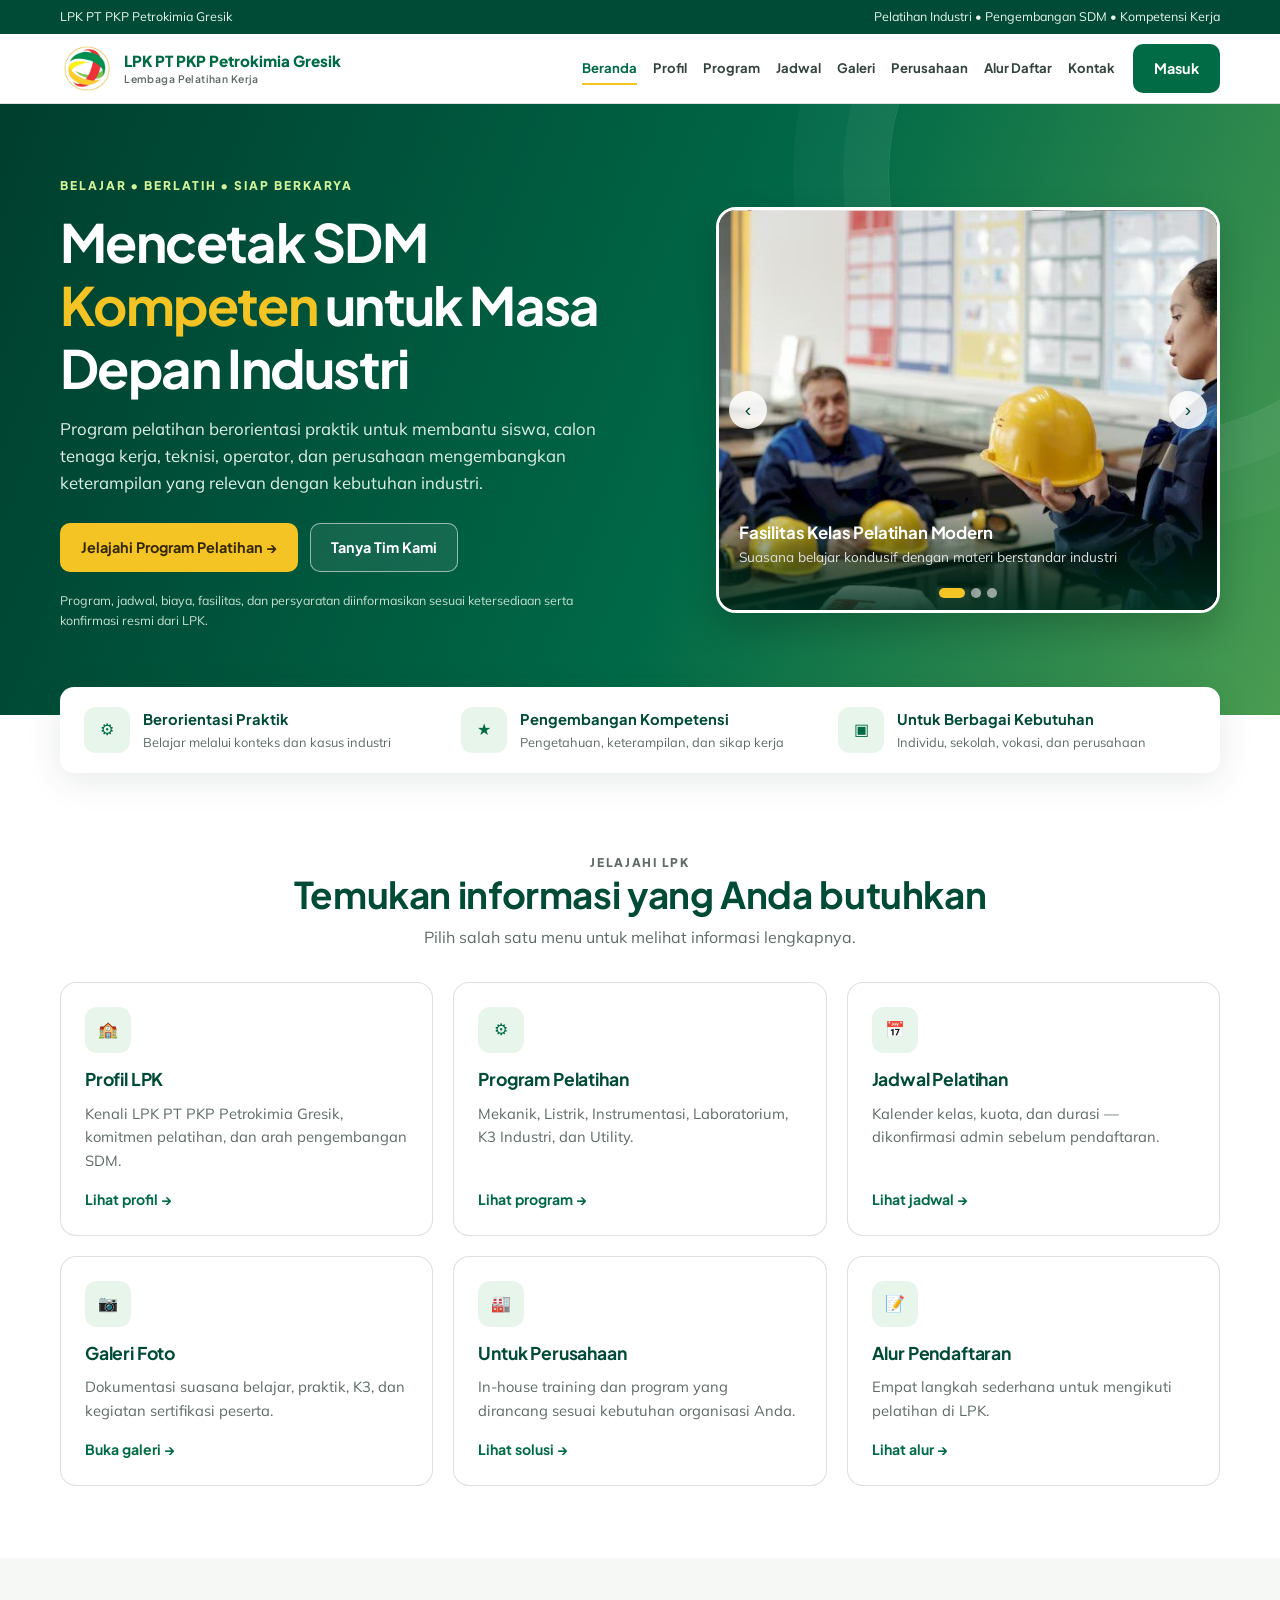
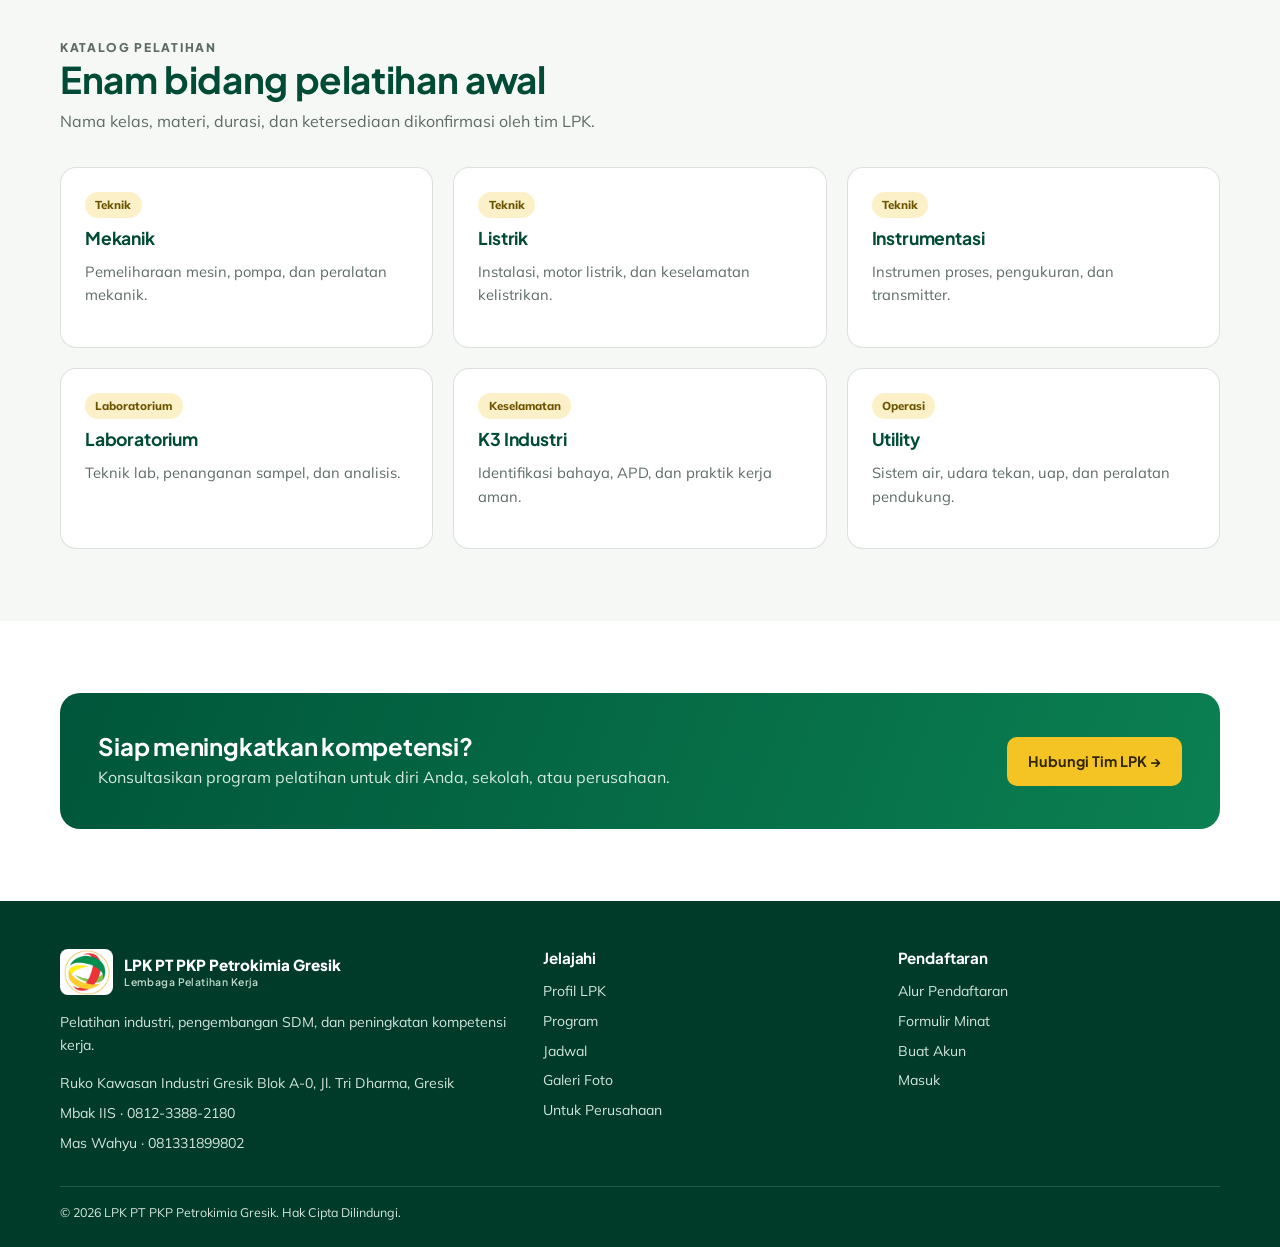
<file: index.html>
<!doctype html>
<html lang="id">
<head>
  <meta charset="utf-8">
  <meta name="viewport" content="width=device-width, initial-scale=1">
  <title>LPK PT PKP Petrokimia Gresik | Pelatihan Industri</title>
  <meta name="description" content="LPK PT PKP Petrokimia Gresik — pelatihan industri, pengembangan SDM, dan peningkatan kompetensi kerja.">
  <link rel="preconnect" href="https://fonts.googleapis.com">
  <link rel="preconnect" href="https://fonts.gstatic.com" crossorigin>
  <link href="https://fonts.googleapis.com/css2?family=Plus+Jakarta+Sans:wght@400;500;600;700;800&family=Mulish:wght@400;500;600;700;800&display=swap" rel="stylesheet">
  <link rel="stylesheet" href="css/lpk.css">
</head>
<body>
  <div class="topbar"><div class="container"><span>LPK PT PKP Petrokimia Gresik</span><span>Pelatihan Industri • Pengembangan SDM • Kompetensi Kerja</span></div></div>

  <header class="site-header">
    <div class="container header-inner">
      <a class="brand" href="index.html" aria-label="LPK PT PKP Petrokimia Gresik — beranda">
        <img src="img/logo-lpk.jpg" alt="Logo PT PKP Petrokimia Gresik">
        <span class="brand-name">LPK PT PKP Petrokimia Gresik<small>Lembaga Pelatihan Kerja</small></span>
      </a>
      <nav class="main-nav" id="mainNav" aria-label="Utama">
        <ul class="nav-list">
          <li><a href="index.html" class="active">Beranda</a></li>
          <li><a href="profil.html">Profil</a></li>
          <li><a href="program.html">Program</a></li>
          <li><a href="jadwal.html">Jadwal</a></li>
          <li><a href="galeri.html">Galeri</a></li>
          <li><a href="perusahaan.html">Perusahaan</a></li>
          <li><a href="alur-daftar.html">Alur Daftar</a></li>
          <li><a href="kontak.html">Kontak</a></li>
        </ul>
        <a class="btn btn-brand" href="login.html">Masuk</a>
      </nav>
      <button class="nav-toggle" id="navToggle" aria-label="Buka menu" aria-expanded="false" aria-controls="mainNav"><span></span><span></span><span></span></button>
    </div>
  </header>

  <main>
    <section class="hero">
      <div class="container hero-grid">
        <div>
          <div class="eyebrow">Belajar • Berlatih • Siap Berkarya</div>
          <h1>Mencetak SDM <span>Kompeten</span> untuk Masa Depan Industri</h1>
          <p class="hero-lead">Program pelatihan berorientasi praktik untuk membantu siswa, calon tenaga kerja, teknisi, operator, dan perusahaan mengembangkan keterampilan yang relevan dengan kebutuhan industri.</p>
          <div class="hero-actions">
            <a class="btn btn-gold" href="program.html">Jelajahi Program Pelatihan →</a>
            <a class="btn btn-outline" href="kontak.html">Tanya Tim Kami</a>
          </div>
          <p class="hero-note">Program, jadwal, biaya, fasilitas, dan persyaratan diinformasikan sesuai ketersediaan serta konfirmasi resmi dari LPK.</p>
        </div>

        <div class="slider" id="heroSlider">
          <div class="slides">
            <div class="slide"><img src="img/hero.jpg" alt="Peserta belajar di kelas pelatihan"><div class="slide-cap"><h3>Fasilitas Kelas Pelatihan Modern</h3><p>Suasana belajar kondusif dengan materi berstandar industri</p></div></div>
            <div class="slide"><img src="img/cta.jpg" alt="Instruktur memberikan bimbingan praktik"><div class="slide-cap"><h3>Instruktur Praktisi Berpengalaman</h3><p>Bimbingan intensif dan pengajaran berbasis kasus nyata</p></div></div>
            <div class="slide"><img src="img/hero.jpg" alt="Praktik dan uji kompetensi kerja"><div class="slide-cap"><h3>Praktik &amp; Pengujian Kompetensi</h3><p>Persiapan menyeluruh sebelum terjun ke dunia kerja</p></div></div>
          </div>
          <button class="slider-btn prev" aria-label="Sebelumnya">‹</button>
          <button class="slider-btn next" aria-label="Berikutnya">›</button>
          <div class="slider-dots"></div>
        </div>
      </div>
    </section>

    <div class="container trust">
      <div class="trust-item"><div class="ico">⚙</div><div><strong>Berorientasi Praktik</strong><span class="t">Belajar melalui konteks dan kasus industri</span></div></div>
      <div class="trust-item"><div class="ico">★</div><div><strong>Pengembangan Kompetensi</strong><span class="t">Pengetahuan, keterampilan, dan sikap kerja</span></div></div>
      <div class="trust-item"><div class="ico">▣</div><div><strong>Untuk Berbagai Kebutuhan</strong><span class="t">Individu, sekolah, vokasi, dan perusahaan</span></div></div>
    </div>

    <!-- Ringkasan menu: setiap kartu membuka halaman sendiri -->
    <section class="section">
      <div class="container">
        <div class="section-head center">
          <p class="kicker">Jelajahi LPK</p>
          <h2>Temukan informasi yang Anda butuhkan</h2>
          <p>Pilih salah satu menu untuk melihat informasi lengkapnya.</p>
        </div>
        <div class="grid grid-3">
          <article class="card"><div class="ico">🏫</div><h3>Profil LPK</h3><p>Kenali LPK PT PKP Petrokimia Gresik, komitmen pelatihan, dan arah pengembangan SDM.</p><a class="link-arrow" href="profil.html">Lihat profil →</a></article>
          <article class="card"><div class="ico">⚙</div><h3>Program Pelatihan</h3><p>Mekanik, Listrik, Instrumentasi, Laboratorium, K3 Industri, dan Utility.</p><a class="link-arrow" href="program.html">Lihat program →</a></article>
          <article class="card"><div class="ico">📅</div><h3>Jadwal Pelatihan</h3><p>Kalender kelas, kuota, dan durasi — dikonfirmasi admin sebelum pendaftaran.</p><a class="link-arrow" href="jadwal.html">Lihat jadwal →</a></article>
          <article class="card"><div class="ico">📷</div><h3>Galeri Foto</h3><p>Dokumentasi suasana belajar, praktik, K3, dan kegiatan sertifikasi peserta.</p><a class="link-arrow" href="galeri.html">Buka galeri →</a></article>
          <article class="card"><div class="ico">🏭</div><h3>Untuk Perusahaan</h3><p>In-house training dan program yang dirancang sesuai kebutuhan organisasi Anda.</p><a class="link-arrow" href="perusahaan.html">Lihat solusi →</a></article>
          <article class="card"><div class="ico">📝</div><h3>Alur Pendaftaran</h3><p>Empat langkah sederhana untuk mengikuti pelatihan di LPK.</p><a class="link-arrow" href="alur-daftar.html">Lihat alur →</a></article>
        </div>
      </div>
    </section>

    <section class="section alt">
      <div class="container">
        <div class="section-head">
          <p class="kicker">Katalog pelatihan</p>
          <h2>Enam bidang pelatihan awal</h2>
          <p>Nama kelas, materi, durasi, dan ketersediaan dikonfirmasi oleh tim LPK.</p>
        </div>
        <div class="grid grid-3">
          <a class="card" href="program.html#mekanik"><span class="tag" style="align-self:flex-start;margin-bottom:.6rem">Teknik</span><h3>Mekanik</h3><p>Pemeliharaan mesin, pompa, dan peralatan mekanik.</p></a>
          <a class="card" href="program.html#listrik"><span class="tag" style="align-self:flex-start;margin-bottom:.6rem">Teknik</span><h3>Listrik</h3><p>Instalasi, motor listrik, dan keselamatan kelistrikan.</p></a>
          <a class="card" href="program.html#instrumentasi"><span class="tag" style="align-self:flex-start;margin-bottom:.6rem">Teknik</span><h3>Instrumentasi</h3><p>Instrumen proses, pengukuran, dan transmitter.</p></a>
          <a class="card" href="program.html#laboratorium"><span class="tag" style="align-self:flex-start;margin-bottom:.6rem">Laboratorium</span><h3>Laboratorium</h3><p>Teknik lab, penanganan sampel, dan analisis.</p></a>
          <a class="card" href="program.html#k3"><span class="tag" style="align-self:flex-start;margin-bottom:.6rem">Keselamatan</span><h3>K3 Industri</h3><p>Identifikasi bahaya, APD, dan praktik kerja aman.</p></a>
          <a class="card" href="program.html#utility"><span class="tag" style="align-self:flex-start;margin-bottom:.6rem">Operasi</span><h3>Utility</h3><p>Sistem air, udara tekan, uap, dan peralatan pendukung.</p></a>
        </div>
      </div>
    </section>

    <section class="section">
      <div class="container">
        <div class="cta-box">
          <div><h2>Siap meningkatkan kompetensi?</h2><p>Konsultasikan program pelatihan untuk diri Anda, sekolah, atau perusahaan.</p></div>
          <a class="btn btn-gold" href="kontak.html">Hubungi Tim LPK →</a>
        </div>
      </div>
    </section>
  </main>

  <footer class="site-footer">
    <div class="container">
      <div class="footer-top">
        <div>
          <a class="brand" href="index.html"><img src="img/logo-lpk.jpg" alt="Logo PT PKP Petrokimia Gresik"><span class="brand-name">LPK PT PKP Petrokimia Gresik<small>Lembaga Pelatihan Kerja</small></span></a>
          <p class="footer-blurb">Pelatihan industri, pengembangan SDM, dan peningkatan kompetensi kerja.</p>
          <ul>
            <li>Ruko Kawasan Industri Gresik Blok A-0, Jl. Tri Dharma, Gresik</li>
            <li><a href="https://wa.me/6281233882180" target="_blank" rel="noopener">Mbak IIS · 0812-3388-2180</a></li>
            <li><a href="https://wa.me/6281331899802" target="_blank" rel="noopener">Mas Wahyu · 081331899802</a></li>
          </ul>
        </div>
        <div><h3>Jelajahi</h3><ul><li><a href="profil.html">Profil LPK</a></li><li><a href="program.html">Program</a></li><li><a href="jadwal.html">Jadwal</a></li><li><a href="galeri.html">Galeri Foto</a></li><li><a href="perusahaan.html">Untuk Perusahaan</a></li></ul></div>
        <div><h3>Pendaftaran</h3><ul><li><a href="alur-daftar.html">Alur Pendaftaran</a></li><li><a href="kontak.html">Formulir Minat</a></li><li><a href="register.html">Buat Akun</a></li><li><a href="login.html">Masuk</a></li></ul></div>
      </div>
      <div class="footer-bottom"><span>© <span id="year">2026</span> LPK PT PKP Petrokimia Gresik. Hak Cipta Dilindungi.</span></div>
    </div>
  </footer>

  <div class="mobile-cta"><a class="btn btn-brand" href="kontak.html">Tanya Program via WhatsApp</a></div>
  <script src="js/lpk.js"></script>
</body>
</html>
</file>
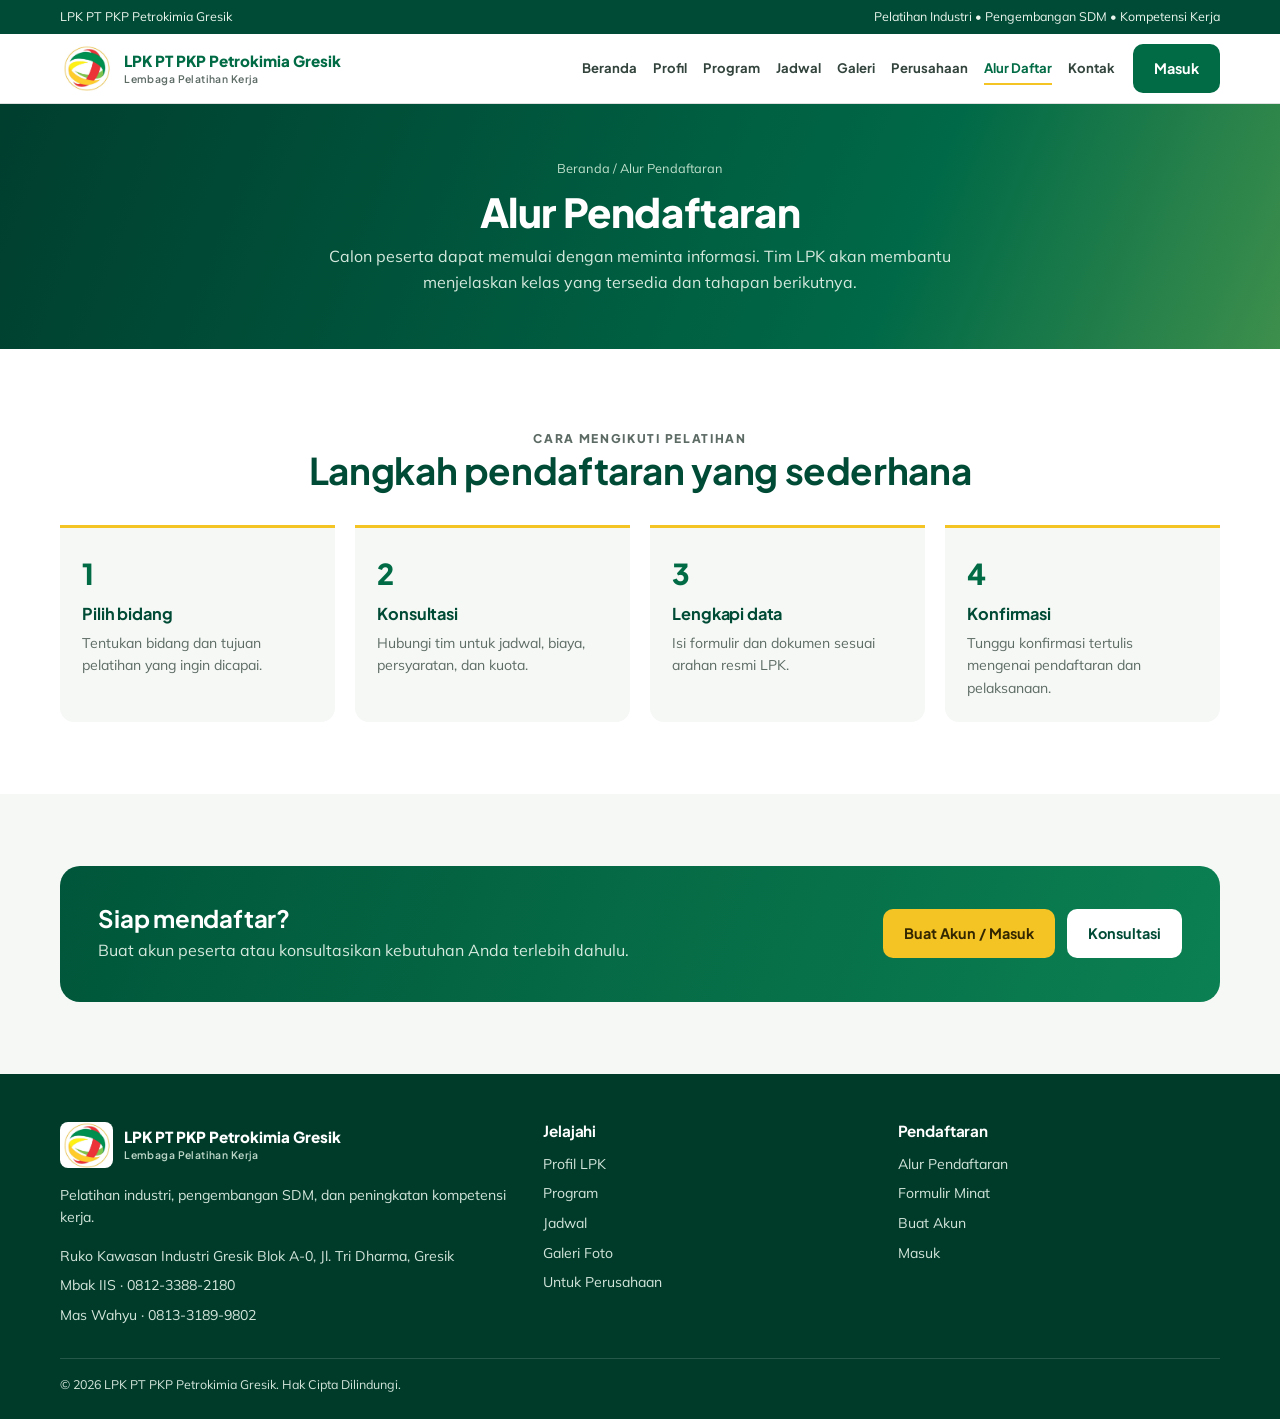
<file: alur-daftar.html>
<!doctype html>
<html lang="id">
<head>
  <meta charset="utf-8">
  <meta name="viewport" content="width=device-width, initial-scale=1">
  <title>Alur Pendaftaran | LPK PT PKP Petrokimia Gresik</title>
  <link rel="preconnect" href="https://fonts.googleapis.com">
  <link rel="preconnect" href="https://fonts.gstatic.com" crossorigin>
  <link href="https://fonts.googleapis.com/css2?family=Plus+Jakarta+Sans:wght@400;500;600;700;800&family=Mulish:wght@400;500;600;700;800&display=swap" rel="stylesheet">
  <link rel="stylesheet" href="css/lpk.css">
</head>
<body>
  <div class="topbar"><div class="container"><span>LPK PT PKP Petrokimia Gresik</span><span>Pelatihan Industri • Pengembangan SDM • Kompetensi Kerja</span></div></div>
  <header class="site-header">
    <div class="container header-inner">
      <a class="brand" href="index.html" aria-label="Beranda"><img src="img/logo-lpk.jpg" alt="Logo PT PKP Petrokimia Gresik"><span class="brand-name">LPK PT PKP Petrokimia Gresik<small>Lembaga Pelatihan Kerja</small></span></a>
      <nav class="main-nav" id="mainNav" aria-label="Utama">
        <ul class="nav-list">
          <li><a href="index.html">Beranda</a></li>
          <li><a href="profil.html">Profil</a></li>
          <li><a href="program.html">Program</a></li>
          <li><a href="jadwal.html">Jadwal</a></li>
          <li><a href="galeri.html">Galeri</a></li>
          <li><a href="perusahaan.html">Perusahaan</a></li>
          <li><a href="alur-daftar.html" class="active">Alur Daftar</a></li>
          <li><a href="kontak.html">Kontak</a></li>
        </ul>
        <a class="btn btn-brand" href="login.html">Masuk</a>
      </nav>
      <button class="nav-toggle" id="navToggle" aria-label="Buka menu" aria-expanded="false" aria-controls="mainNav"><span></span><span></span><span></span></button>
    </div>
  </header>

  <section class="page-header">
    <div class="container">
      <div class="breadcrumb"><a href="index.html">Beranda</a> / Alur Pendaftaran</div>
      <h1>Alur Pendaftaran</h1>
      <p>Calon peserta dapat memulai dengan meminta informasi. Tim LPK akan membantu menjelaskan kelas yang tersedia dan tahapan berikutnya.</p>
    </div>
  </section>

  <main>
    <section class="section">
      <div class="container">
        <div class="section-head center"><p class="kicker">Cara mengikuti pelatihan</p><h2>Langkah pendaftaran yang sederhana</h2></div>
        <ol class="steps">
          <li class="step"><span class="step-num">1</span><h3>Pilih bidang</h3><p>Tentukan bidang dan tujuan pelatihan yang ingin dicapai.</p></li>
          <li class="step"><span class="step-num">2</span><h3>Konsultasi</h3><p>Hubungi tim untuk jadwal, biaya, persyaratan, dan kuota.</p></li>
          <li class="step"><span class="step-num">3</span><h3>Lengkapi data</h3><p>Isi formulir dan dokumen sesuai arahan resmi LPK.</p></li>
          <li class="step"><span class="step-num">4</span><h3>Konfirmasi</h3><p>Tunggu konfirmasi tertulis mengenai pendaftaran dan pelaksanaan.</p></li>
        </ol>

        <!-- <div class="grid grid-3" style="margin-top:2.5rem">
          <article class="card"><h3>1 · Pilih bidang</h3><p>Lihat daftar bidang yang tersedia.</p><a class="link-arrow" href="program.html">Lihat program →</a></article>
          <article class="card"><h3>2 · Cek jadwal</h3><p>Pastikan kelas yang diminati sedang dibuka.</p><a class="link-arrow" href="jadwal.html">Lihat jadwal →</a></article>
          <article class="card"><h3>3 · Hubungi / daftar</h3><p>Konsultasi lewat WhatsApp atau buat akun peserta.</p><div style="display:flex;gap:1rem;flex-wrap:wrap;margin-top:auto"><a class="link-arrow" href="kontak.html">Kontak →</a><a class="link-arrow" href="register.html">Buat akun →</a></div></article>
        </div> -->
      </div>
    </section>

    <section class="section alt">
      <div class="container"><div class="cta-box"><div><h2>Siap mendaftar?</h2><p>Buat akun peserta atau konsultasikan kebutuhan Anda terlebih dahulu.</p></div><div style="display:flex;gap:.75rem;flex-wrap:wrap"><a class="btn btn-gold" href="register.html">Buat Akun / Masuk</a><a class="btn btn-light" href="kontak.html">Konsultasi</a></div></div></div>
    </section>
  </main>

  <footer class="site-footer">
    <div class="container">
      <div class="footer-top">
        <div>
          <a class="brand" href="index.html"><img src="img/logo-lpk.jpg" alt="Logo PT PKP Petrokimia Gresik"><span class="brand-name">LPK PT PKP Petrokimia Gresik<small>Lembaga Pelatihan Kerja</small></span></a>
          <p class="footer-blurb">Pelatihan industri, pengembangan SDM, dan peningkatan kompetensi kerja.</p>
          <ul>
            <li>Ruko Kawasan Industri Gresik Blok A-0, Jl. Tri Dharma, Gresik</li>
            <li><a href="https://wa.me/6281233882180" target="_blank" rel="noopener">Mbak IIS · 0812-3388-2180</a></li>
            <li><a href="https://wa.me/6281331899802" target="_blank" rel="noopener">Mas Wahyu · 0813-3189-9802</a></li>
          </ul>
        </div>
        <div><h3>Jelajahi</h3><ul><li><a href="profil.html">Profil LPK</a></li><li><a href="program.html">Program</a></li><li><a href="jadwal.html">Jadwal</a></li><li><a href="galeri.html">Galeri Foto</a></li><li><a href="perusahaan.html">Untuk Perusahaan</a></li></ul></div>
        <div><h3>Pendaftaran</h3><ul><li><a href="alur-daftar.html">Alur Pendaftaran</a></li><li><a href="kontak.html">Formulir Minat</a></li><li><a href="register.html">Buat Akun</a></li><li><a href="login.html">Masuk</a></li></ul></div>
      </div>
      <div class="footer-bottom"><span>© <span id="year">2026</span> LPK PT PKP Petrokimia Gresik. Hak Cipta Dilindungi.</span></div>
    </div>
  </footer>
  <div class="mobile-cta"><a class="btn btn-brand" href="kontak.html">Tanya Program via WhatsApp</a></div>
  <script src="js/lpk.js"></script>
</body>
</html>
</file>
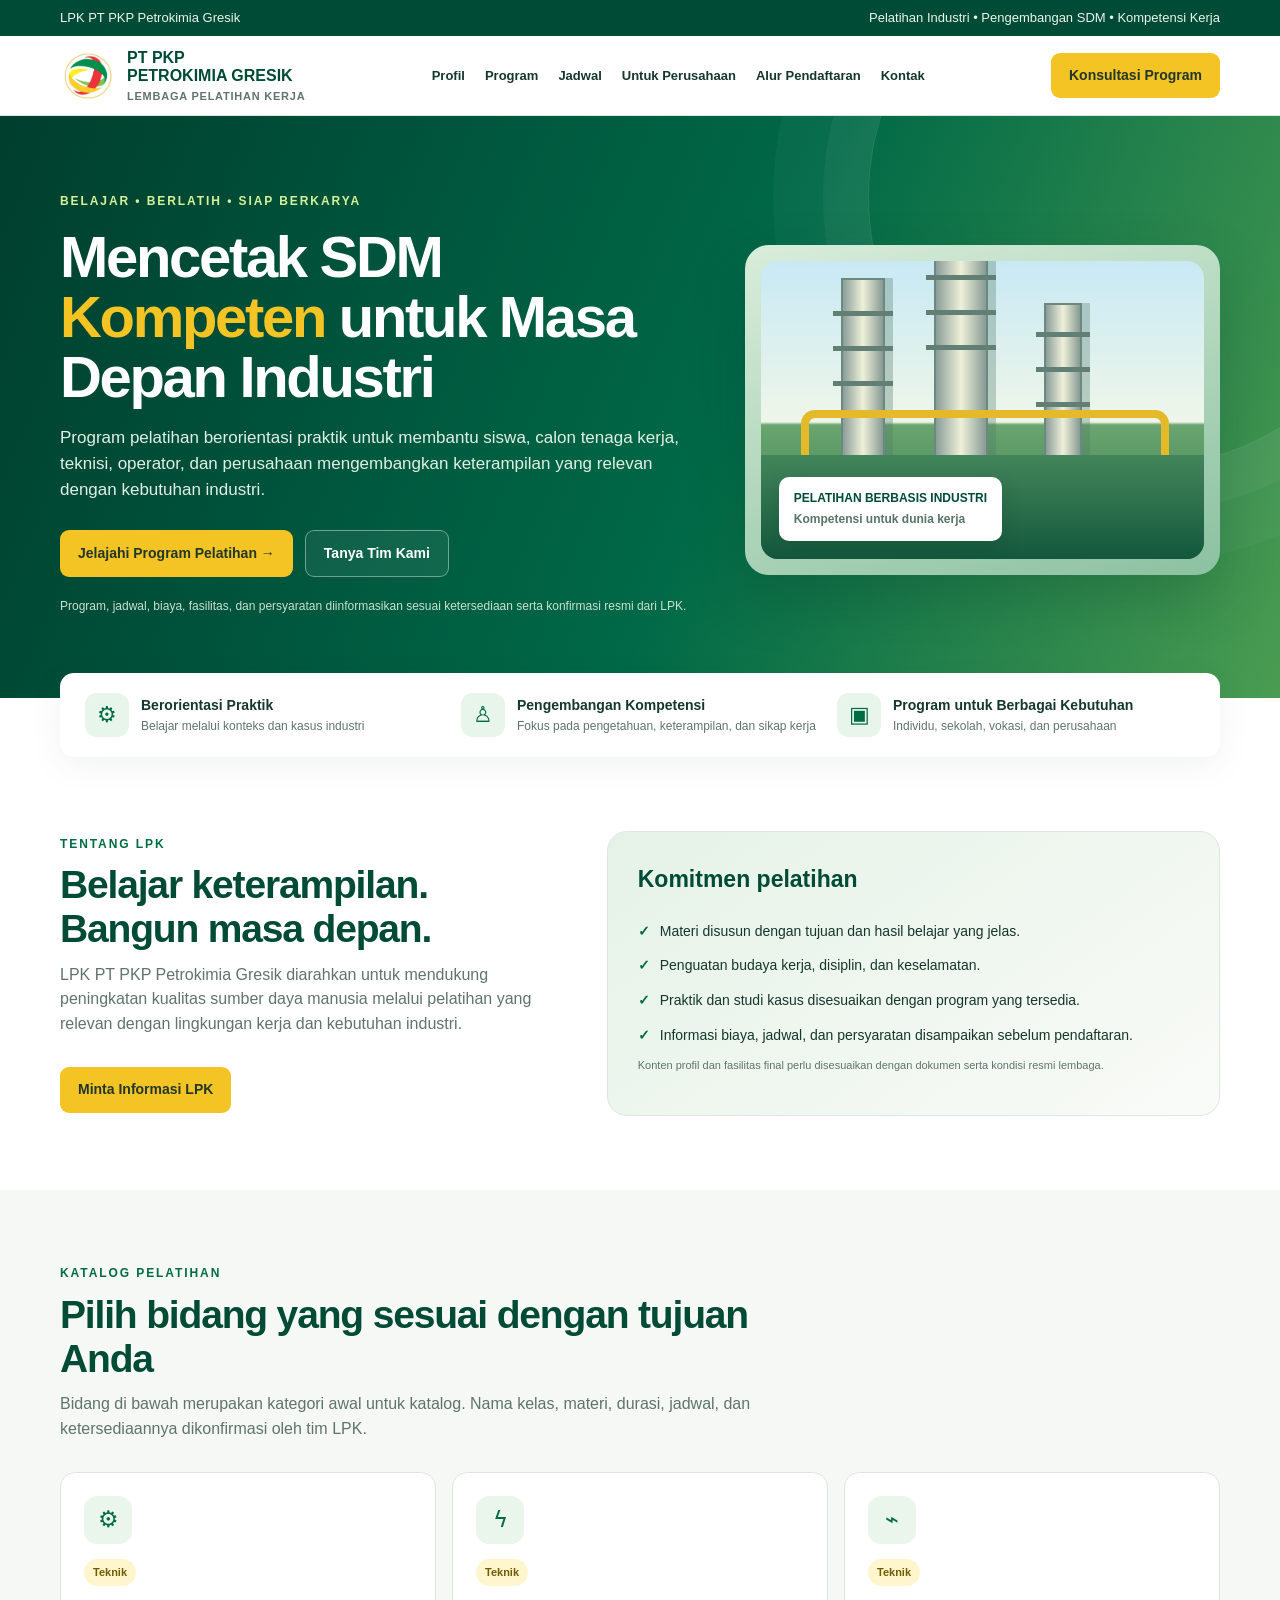
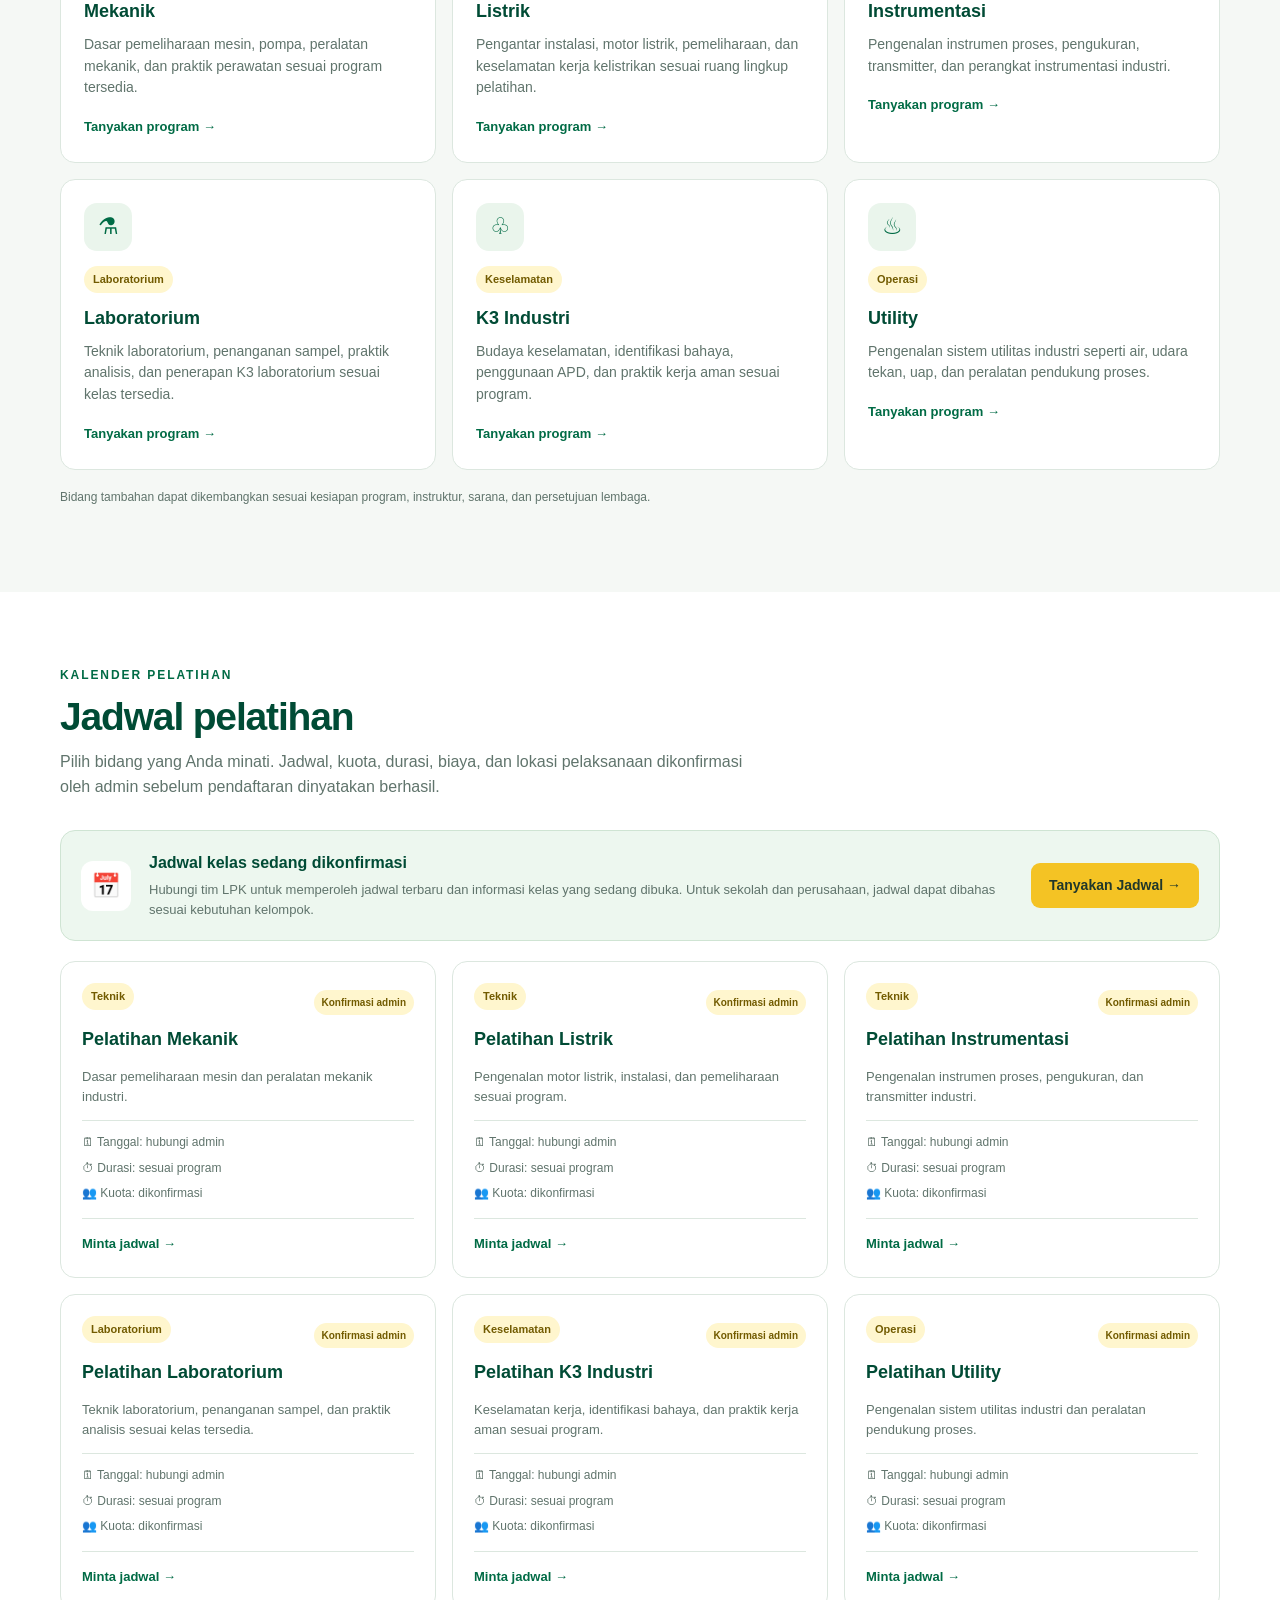
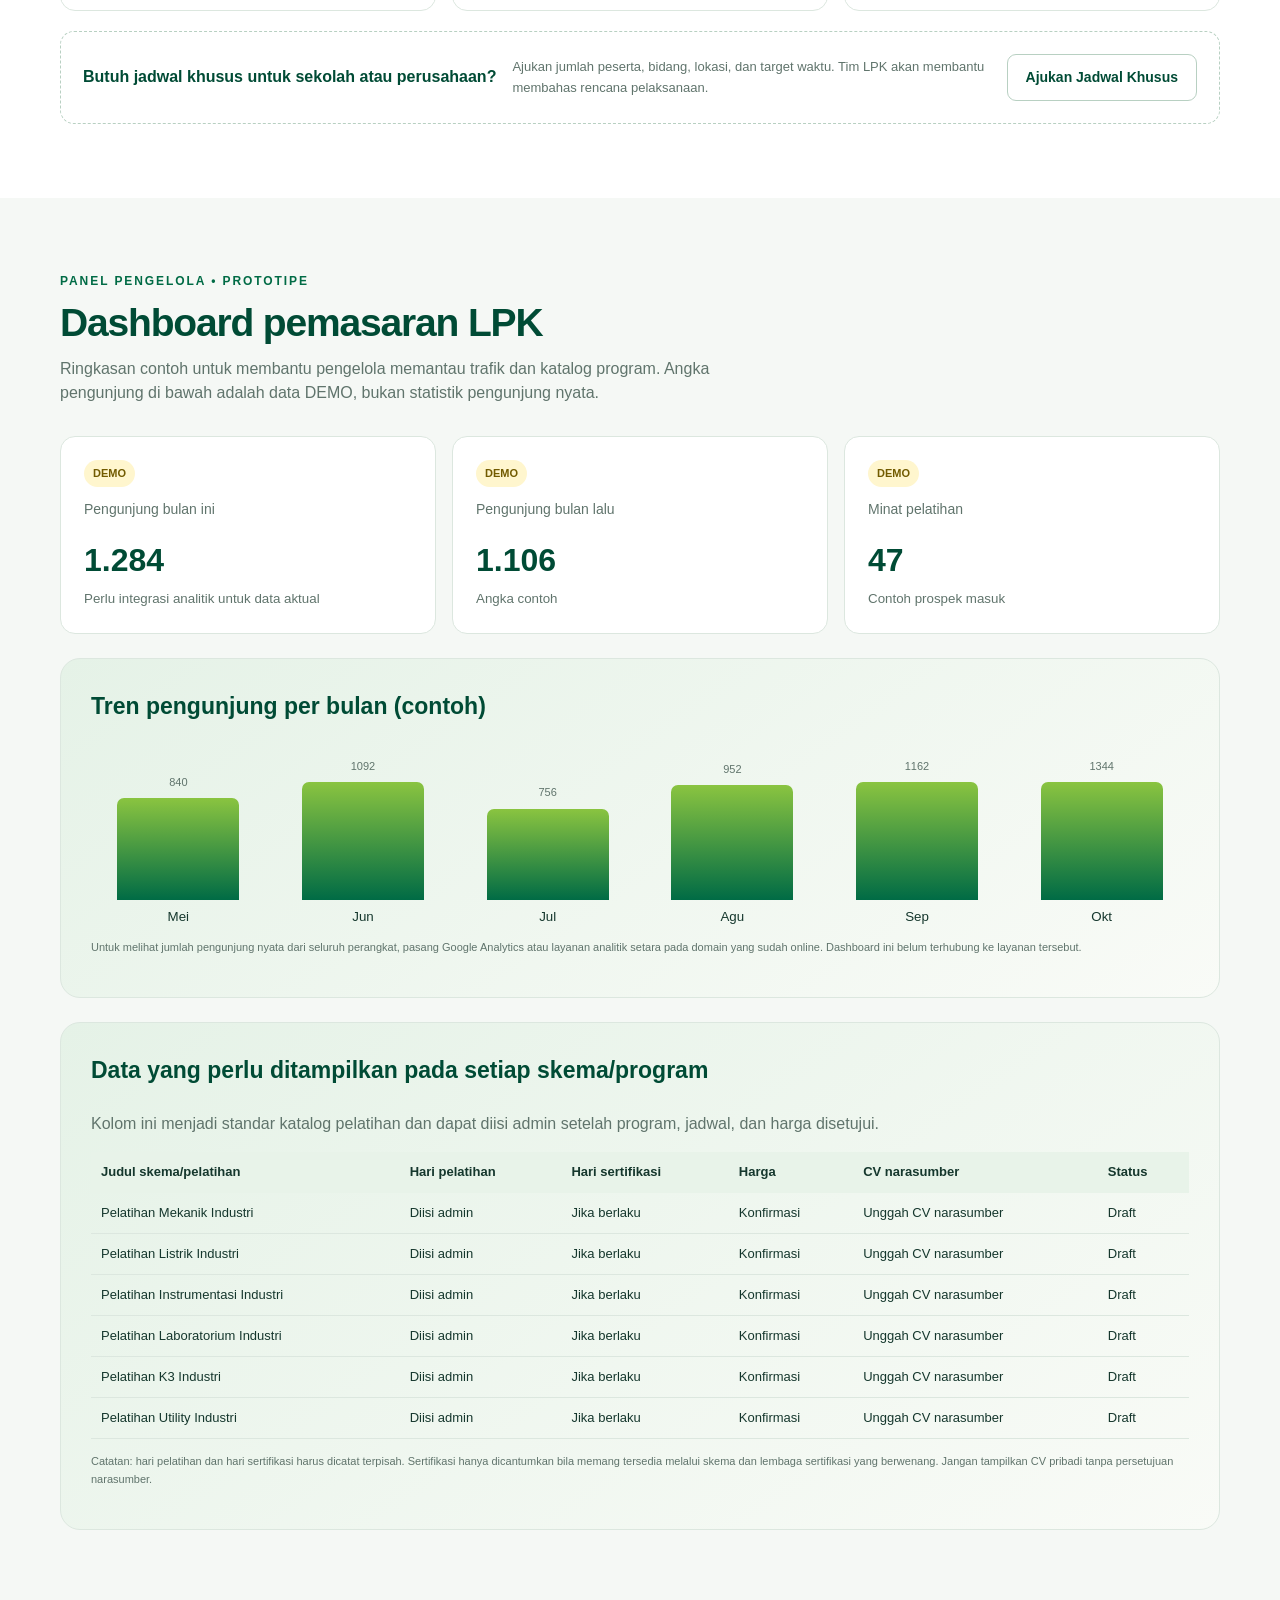
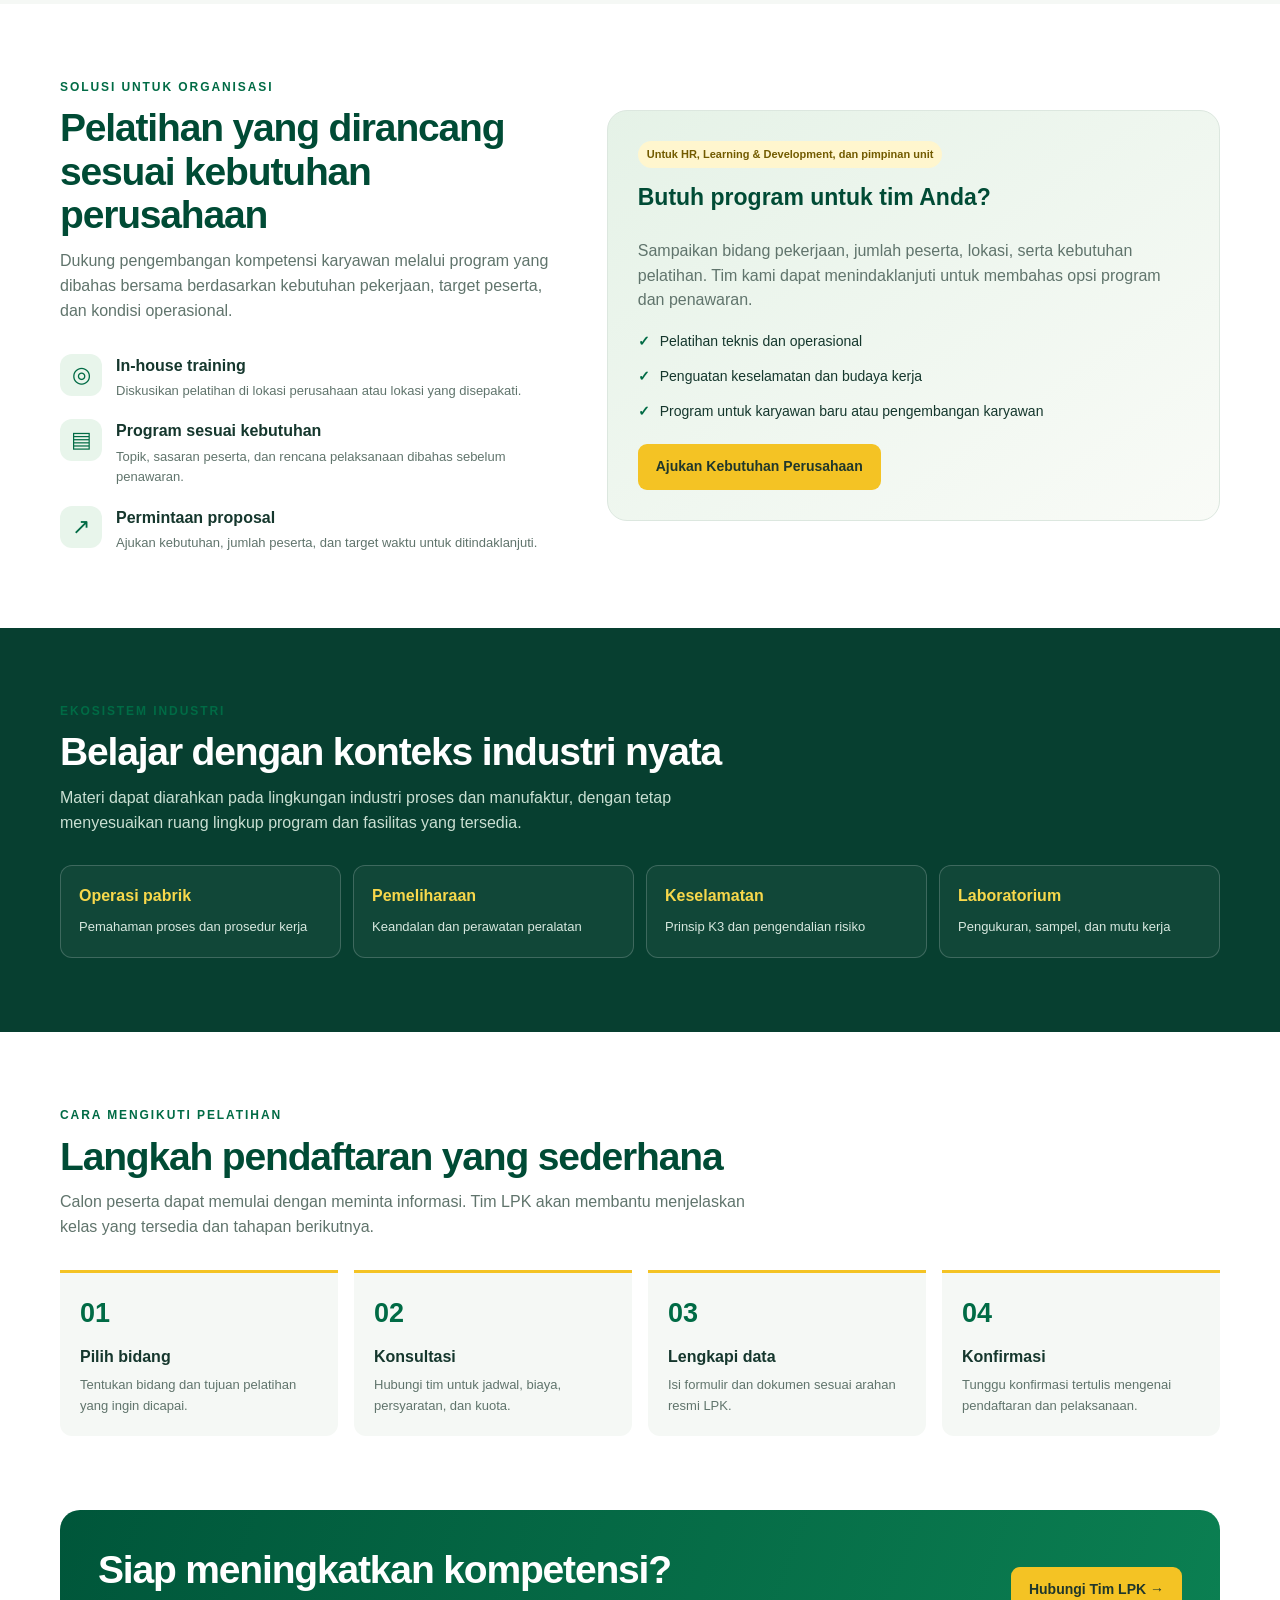
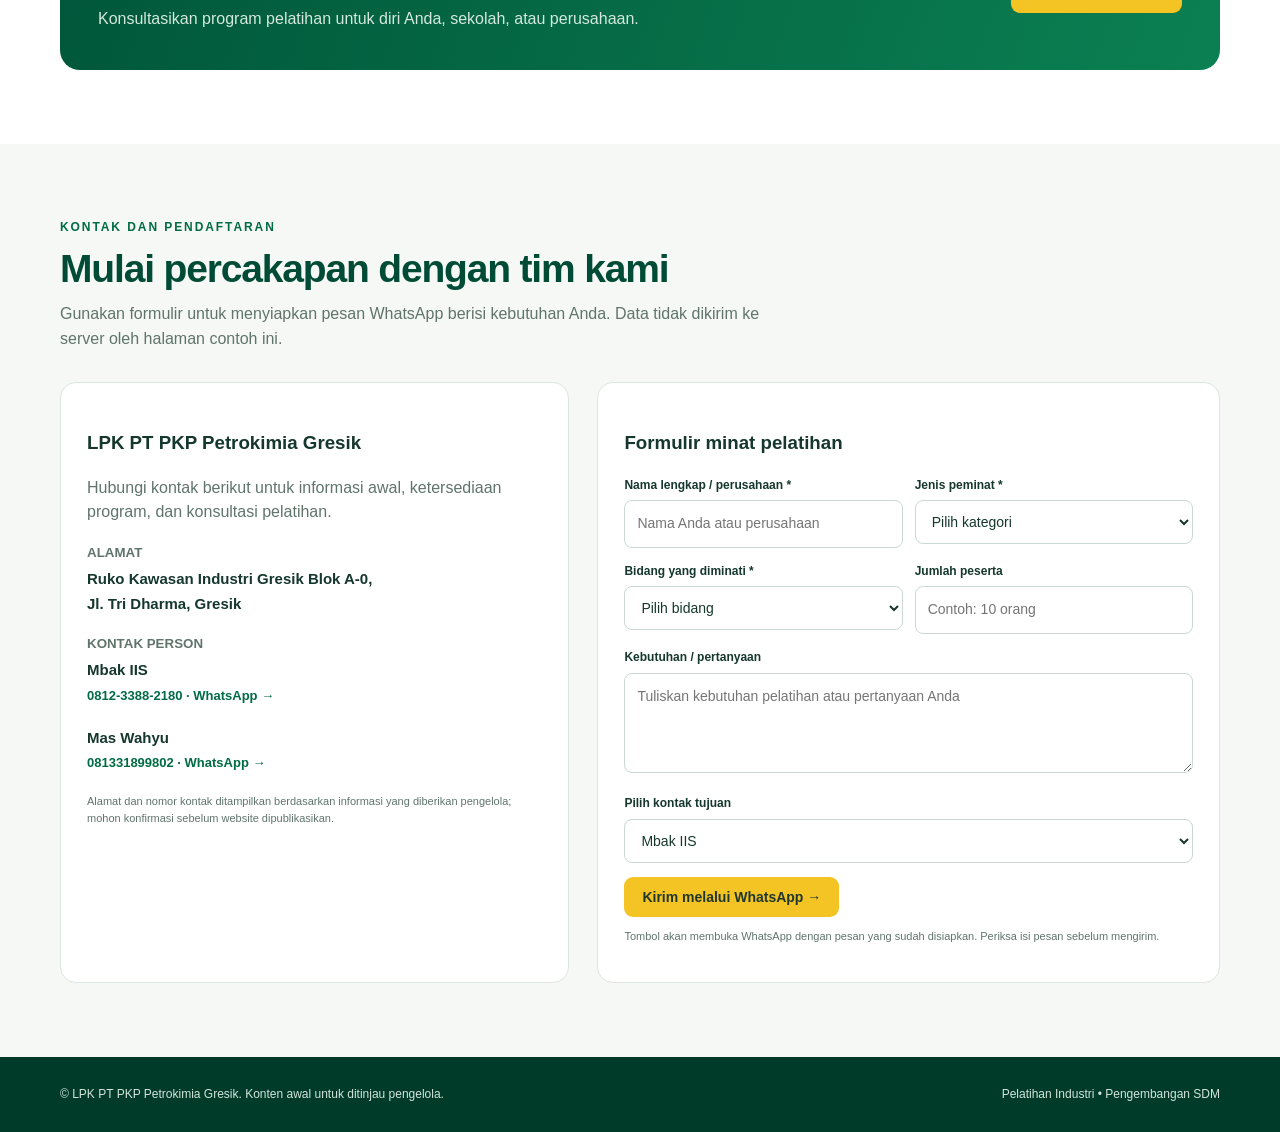
<file: demo.html>
<!DOCTYPE html>
<html lang="id">
<head>
<meta charset="utf-8"><meta name="viewport" content="width=device-width, initial-scale=1">
<meta name="description" content="LPK PT PKP Petrokimia Gresik — pelatihan industri, pengembangan SDM, dan peningkatan kompetensi. Hubungi tim kami untuk informasi program dan pelatihan perusahaan.">
<title>LPK PT PKP Petrokimia Gresik | Pelatihan Industri</title>
<style>
:root{--green:#006b45;--deep:#004b35;--lime:#8ac440;--gold:#f4c324;--ink:#15372d;--muted:#60746c;--paper:#f5f8f5;--white:#fff;--line:#dce7df}*{box-sizing:border-box}html{scroll-behavior:smooth}body{margin:0;font-family:Arial,Helvetica,sans-serif;color:var(--ink);background:#fff;line-height:1.55}a{color:inherit;text-decoration:none}.container{width:min(1160px,92%);margin:auto}.topbar{background:var(--deep);color:#eaf5ee;font-size:13px;padding:8px 0}.topbar .container{display:flex;justify-content:space-between;gap:12px;flex-wrap:wrap}.nav{position:sticky;top:0;z-index:10;background:#ffffffed;backdrop-filter:blur(12px);border-bottom:1px solid var(--line)}.navinner{display:flex;align-items:center;justify-content:space-between;gap:20px;padding:12px 0}.brand{display:flex;align-items:center;gap:12px;font-weight:800;color:var(--deep);line-height:1.15}.brand img{width:55px;height:55px;object-fit:contain}.brand small{display:block;font-weight:600;font-size:11px;letter-spacing:.07em;color:var(--muted);margin-top:4px}.links{display:flex;align-items:center;gap:20px;font-size:13px;font-weight:700}.links a:hover{color:var(--green)}.btn{display:inline-flex;align-items:center;justify-content:center;padding:12px 18px;border-radius:9px;font-weight:800;font-size:14px;transition:.2s;border:0;cursor:pointer}.btn-primary{background:var(--gold);color:#20372b}.btn-primary:hover{filter:brightness(.96);transform:translateY(-1px)}.btn-outline{border:1px solid #b8d0c2;color:var(--deep);background:#fff}.hero{position:relative;overflow:hidden;background:linear-gradient(112deg,#003e2e 0%,#006947 56%,#4a9c51 100%);color:white;padding:76px 0 70px}.hero:after{content:"";position:absolute;width:540px;height:540px;border:1px solid #ffffff20;border-radius:50%;right:-130px;top:-190px;box-shadow:0 0 0 45px #ffffff0b,0 0 0 95px #ffffff08}.hero-grid{display:grid;grid-template-columns:1.15fr .85fr;align-items:center;gap:42px;position:relative;z-index:1}.eyebrow{font-size:12px;letter-spacing:.16em;text-transform:uppercase;color:#d4f29a;font-weight:800}.hero h1{font-size:clamp(34px,5vw,58px);line-height:1.04;letter-spacing:-.04em;margin:16px 0}.hero h1 span{color:var(--gold)}.hero p{font-size:17px;color:#e0f0e7;max-width:650px}.hero-actions{display:flex;gap:12px;flex-wrap:wrap;margin-top:26px}.hero .btn-outline{color:#fff;background:#ffffff10;border-color:#ffffff66}.hero-note{font-size:12px!important;color:#c8e0d2!important;margin-top:20px}.hero-art{min-height:330px;border-radius:24px;background:linear-gradient(160deg,#d9edda,#8bc1a1);padding:16px;box-shadow:0 24px 55px #002c2038;position:relative}.plant-art{height:100%;min-height:298px;border-radius:17px;background:linear-gradient(180deg,#c8e9f4 0%,#eff6e9 54%,#6aa56e 55%,#2c7650 100%);position:relative;overflow:hidden}.tower{position:absolute;bottom:34%;width:44px;background:linear-gradient(90deg,#8b9d9a,#eef0d8,#879a95);border:2px solid #6c8980;box-shadow:8px 0 0 #52796a55}.tower:before{content:"";position:absolute;left:-10px;right:-10px;top:18%;height:5px;background:#617f75;box-shadow:0 35px #617f75,0 70px #617f75}.t1{height:180px;left:18%}.t2{height:225px;left:39%;width:54px}.t3{height:155px;left:64%;width:38px}.pipe{position:absolute;bottom:34%;left:9%;right:8%;height:48px;border:8px solid #e4b92a;border-bottom:0;border-radius:14px 14px 0 0}.ground{position:absolute;bottom:0;height:35%;width:100%;background:linear-gradient(180deg,#43855a,#13583e)}.art-label{position:absolute;left:18px;bottom:18px;background:#fff;color:var(--deep);padding:12px 15px;border-radius:10px;font-size:12px;font-weight:800;box-shadow:0 8px 20px #143b2630}.art-label span{display:block;color:#587568;font-weight:600;margin-top:3px}.trust{background:#fff;box-shadow:0 8px 35px #0b3b2010;position:relative;z-index:2;margin-top:-25px;border-radius:14px;padding:20px 25px;display:grid;grid-template-columns:repeat(3,1fr);gap:18px}.trust-item{display:flex;gap:12px;align-items:center}.trust-icon{width:44px;height:44px;border-radius:12px;background:#e8f5eb;color:var(--green);display:grid;place-items:center;font-size:22px;flex-shrink:0}.trust strong{display:block;font-size:14px}.trust span{display:block;font-size:12px;color:var(--muted)}section{padding:74px 0}.section-head{max-width:700px;margin-bottom:30px}.section-head .eyebrow{color:var(--green)}h2{font-size:clamp(27px,3.4vw,39px);line-height:1.12;letter-spacing:-.03em;margin:10px 0 12px;color:var(--deep)}.section-head p{color:var(--muted);margin:0}.programs{background:var(--paper)}.cards{display:grid;grid-template-columns:repeat(3,1fr);gap:16px}.card{background:#fff;border:1px solid var(--line);border-radius:15px;padding:23px;transition:.2s}.card:hover{transform:translateY(-3px);box-shadow:0 14px 28px #143b2610}.card-icon{width:48px;height:48px;display:grid;place-items:center;background:#eaf5ec;color:var(--green);border-radius:13px;font-size:23px;margin-bottom:15px}.card h3{font-size:18px;margin:0 0 8px;color:var(--deep)}.card p{font-size:14px;color:var(--muted);margin:0 0 15px}.text-link{color:var(--green);font-weight:800;font-size:13px}.tag{display:inline-block;background:#fff6ce;color:#725b00;border-radius:30px;padding:5px 9px;font-size:11px;font-weight:800;margin-bottom:12px}.split{display:grid;grid-template-columns:.9fr 1.1fr;gap:45px;align-items:center}.feature-panel{background:linear-gradient(145deg,#e5f2e7,#f9fbf7);border:1px solid var(--line);border-radius:20px;padding:30px}.feature-panel h3{margin-top:0;color:var(--deep);font-size:23px}.checklist{list-style:none;margin:18px 0 0;padding:0;display:grid;gap:13px}.checklist li{display:flex;gap:10px;align-items:flex-start;font-size:14px}.check{color:var(--green);font-weight:900}.benefit-list{display:grid;gap:18px;margin-top:22px}.benefit{display:flex;gap:14px}.benefit .trust-icon{width:42px;height:42px}.benefit h3{font-size:16px;margin:0 0 3px}.benefit p{font-size:13px;color:var(--muted);margin:0}.industry{background:#073f30;color:white}.industry h2{color:white}.industry .section-head p{color:#c9dfd2}.industry-grid{display:grid;grid-template-columns:repeat(4,1fr);gap:12px}.industry-item{border:1px solid #ffffff30;background:#ffffff0b;padding:18px;border-radius:12px}.industry-item strong{display:block;color:#f8d84b;margin-bottom:5px}.industry-item span{font-size:13px;color:#d7e8df}.steps{display:grid;grid-template-columns:repeat(4,1fr);gap:16px;counter-reset:step}.step{padding:20px;border-top:3px solid var(--gold);background:var(--paper);border-radius:0 0 12px 12px}.step b{display:block;font-size:27px;color:var(--green);margin-bottom:10px}.step h3{font-size:16px;margin:0 0 6px}.step p{font-size:13px;color:var(--muted);margin:0}.cta{padding:0 0 74px}.cta-box{border-radius:20px;background:linear-gradient(110deg,#00563a,#0b8052);padding:38px;color:white;display:flex;align-items:center;justify-content:space-between;gap:24px}.cta-box h2{color:white;margin-top:0}.cta-box p{color:#d5e9de;margin-bottom:0}.contact{background:var(--paper)}.contact-grid{display:grid;grid-template-columns:.9fr 1.1fr;gap:28px}.contact-card,.form-card{background:white;border:1px solid var(--line);border-radius:16px;padding:26px}.contact-line{margin:18px 0}.contact-line small{display:block;color:var(--muted);font-weight:700;margin-bottom:3px}.contact-line strong{font-size:15px}.form-row{display:grid;grid-template-columns:1fr 1fr;gap:12px}label{font-size:12px;font-weight:800;display:block;margin-bottom:6px}input,select,textarea{width:100%;padding:12px;border:1px solid #cbd9d0;border-radius:8px;font:inherit;font-size:14px;background:#fff;margin-bottom:14px;color:var(--ink)}textarea{min-height:100px;resize:vertical}.form-note{font-size:11px;color:var(--muted)}footer{background:#003b2a;color:#d3e5db;padding:28px 0;font-size:12px}footer .container{display:flex;justify-content:space-between;gap:20px;flex-wrap:wrap}.mobile-cta{display:none}.muted{color:var(--muted)}

.schedule-note{display:flex;align-items:center;gap:18px;background:#edf7ef;border:1px solid #cfe4d3;border-radius:15px;padding:20px;margin-bottom:20px}.schedule-note-icon{width:50px;height:50px;display:grid;place-items:center;background:#fff;border-radius:12px;font-size:24px;flex-shrink:0}.schedule-note strong{display:block;color:var(--deep);font-size:16px}.schedule-note p{margin:4px 0 0;color:var(--muted);font-size:13px}.schedule-note .btn{margin-left:auto;white-space:nowrap}.schedule-grid{display:grid;grid-template-columns:repeat(3,1fr);gap:16px}.schedule-card{background:#fff;border:1px solid var(--line);border-radius:15px;padding:21px}.schedule-top{display:flex;justify-content:space-between;align-items:center;gap:8px;flex-wrap:wrap}.schedule-status{font-size:10px;font-weight:800;color:#725b00;background:#fff6ce;padding:5px 8px;border-radius:20px}.schedule-card h3{font-size:18px;color:var(--deep);margin:4px 0 8px}.schedule-card p{font-size:13px;color:var(--muted);min-height:40px}.schedule-meta{display:grid;gap:7px;padding:12px 0 15px;margin:12px 0;border-top:1px solid var(--line);border-bottom:1px solid var(--line);font-size:12px;color:var(--muted)}.schedule-footer{margin-top:20px;padding:22px;border:1px dashed #b8d0c2;border-radius:14px;display:flex;align-items:center;gap:16px;flex-wrap:wrap}.schedule-footer strong{color:var(--deep)}.schedule-footer span{font-size:13px;color:var(--muted);flex:1;min-width:220px}
@media(max-width:850px){.schedule-grid{grid-template-columns:repeat(2,1fr)}.schedule-note{align-items:flex-start;flex-wrap:wrap}.schedule-note .btn{margin-left:0}}
@media(max-width:540px){.schedule-grid{grid-template-columns:1fr}.schedule-note{padding:16px}.schedule-card p{min-height:0}}

@media(max-width:850px){.links{display:none}.hero-grid,.split,.contact-grid{grid-template-columns:1fr}.hero{padding:55px 0}.hero-art{min-height:250px}.plant-art{min-height:230px}.cards{grid-template-columns:repeat(2,1fr)}.industry-grid{grid-template-columns:repeat(2,1fr)}.steps{grid-template-columns:repeat(2,1fr)}.trust{grid-template-columns:1fr;margin-top:-15px}.cta-box{align-items:flex-start;flex-direction:column}.navinner{padding:9px 0}.brand img{width:45px;height:45px}}
@media(max-width:540px){section{padding:52px 0}.cards,.industry-grid,.steps{grid-template-columns:1fr}.hero p{font-size:15px}.hero-art{padding:10px}.form-row{grid-template-columns:1fr;gap:0}.cta-box{padding:27px}.topbar .container{font-size:11px}.mobile-cta{display:flex;position:fixed;bottom:10px;left:10px;right:10px;z-index:20;box-shadow:0 8px 25px #002f1e40}.mobile-cta .btn{width:100%}footer{padding-bottom:85px}}
</style></head><body>
<div class="topbar"><div class="container"><span>LPK PT PKP Petrokimia Gresik</span><span>Pelatihan Industri • Pengembangan SDM • Kompetensi Kerja</span></div></div>
<header class="nav"><div class="container navinner"><a class="brand" href="#beranda"><img src="[data-uri]" alt="Logo PT PKP Petrokimia Gresik"><span>PT PKP<br>PETROKIMIA GRESIK<small>LEMBAGA PELATIHAN KERJA</small></span></a><nav class="links"><a href="#profil">Profil</a><a href="#program">Program</a><a href="#jadwal">Jadwal</a><a href="#perusahaan">Untuk Perusahaan</a><a href="#proses">Alur Pendaftaran</a><a href="#kontak">Kontak</a></nav><a class="btn btn-primary" href="#kontak">Konsultasi Program</a></div></header>
<main>
<section class="hero" id="beranda"><div class="container hero-grid"><div><div class="eyebrow">Belajar • Berlatih • Siap Berkarya</div><h1>Mencetak SDM <span>Kompeten</span> untuk Masa Depan Industri</h1><p>Program pelatihan berorientasi praktik untuk membantu siswa, calon tenaga kerja, teknisi, operator, dan perusahaan mengembangkan keterampilan yang relevan dengan kebutuhan industri.</p><div class="hero-actions"><a class="btn btn-primary" href="#program">Jelajahi Program Pelatihan →</a><a class="btn btn-outline" href="#kontak">Tanya Tim Kami</a></div><p class="hero-note">Program, jadwal, biaya, fasilitas, dan persyaratan diinformasikan sesuai ketersediaan serta konfirmasi resmi dari LPK.</p></div><div class="hero-art"><div class="plant-art"><div class="tower t1"></div><div class="tower t2"></div><div class="tower t3"></div><div class="pipe"></div><div class="ground"></div><div class="art-label">PELATIHAN BERBASIS INDUSTRI<span>Kompetensi untuk dunia kerja</span></div></div></div></div></section>
<div class="container trust"><div class="trust-item"><div class="trust-icon">⚙</div><div><strong>Berorientasi Praktik</strong><span>Belajar melalui konteks dan kasus industri</span></div></div><div class="trust-item"><div class="trust-icon">♙</div><div><strong>Pengembangan Kompetensi</strong><span>Fokus pada pengetahuan, keterampilan, dan sikap kerja</span></div></div><div class="trust-item"><div class="trust-icon">▣</div><div><strong>Program untuk Berbagai Kebutuhan</strong><span>Individu, sekolah, vokasi, dan perusahaan</span></div></div></div>
<section id="profil"><div class="container split"><div><div class="section-head"><div class="eyebrow">Tentang LPK</div><h2>Belajar keterampilan. Bangun masa depan.</h2><p>LPK PT PKP Petrokimia Gresik diarahkan untuk mendukung peningkatan kualitas sumber daya manusia melalui pelatihan yang relevan dengan lingkungan kerja dan kebutuhan industri.</p></div><a class="btn btn-primary" href="#kontak">Minta Informasi LPK</a></div><div class="feature-panel"><h3>Komitmen pelatihan</h3><ul class="checklist"><li><span class="check">✓</span><span>Materi disusun dengan tujuan dan hasil belajar yang jelas.</span></li><li><span class="check">✓</span><span>Penguatan budaya kerja, disiplin, dan keselamatan.</span></li><li><span class="check">✓</span><span>Praktik dan studi kasus disesuaikan dengan program yang tersedia.</span></li><li><span class="check">✓</span><span>Informasi biaya, jadwal, dan persyaratan disampaikan sebelum pendaftaran.</span></li></ul><p class="form-note">Konten profil dan fasilitas final perlu disesuaikan dengan dokumen serta kondisi resmi lembaga.</p></div></div></section>
<section class="programs" id="program"><div class="container"><div class="section-head"><div class="eyebrow">Katalog pelatihan</div><h2>Pilih bidang yang sesuai dengan tujuan Anda</h2><p>Bidang di bawah merupakan kategori awal untuk katalog. Nama kelas, materi, durasi, jadwal, dan ketersediaannya dikonfirmasi oleh tim LPK.</p></div><div class="cards">
<div class="card"><div class="card-icon">⚙</div><span class="tag">Teknik</span><h3>Mekanik</h3><p>Dasar pemeliharaan mesin, pompa, peralatan mekanik, dan praktik perawatan sesuai program tersedia.</p><a class="text-link" href="#kontak">Tanyakan program →</a></div>
<div class="card"><div class="card-icon">ϟ</div><span class="tag">Teknik</span><h3>Listrik</h3><p>Pengantar instalasi, motor listrik, pemeliharaan, dan keselamatan kerja kelistrikan sesuai ruang lingkup pelatihan.</p><a class="text-link" href="#kontak">Tanyakan program →</a></div>
<div class="card"><div class="card-icon">⌁</div><span class="tag">Teknik</span><h3>Instrumentasi</h3><p>Pengenalan instrumen proses, pengukuran, transmitter, dan perangkat instrumentasi industri.</p><a class="text-link" href="#kontak">Tanyakan program →</a></div>
<div class="card"><div class="card-icon">⚗</div><span class="tag">Laboratorium</span><h3>Laboratorium</h3><p>Teknik laboratorium, penanganan sampel, praktik analisis, dan penerapan K3 laboratorium sesuai kelas tersedia.</p><a class="text-link" href="#kontak">Tanyakan program →</a></div>
<div class="card"><div class="card-icon">♧</div><span class="tag">Keselamatan</span><h3>K3 Industri</h3><p>Budaya keselamatan, identifikasi bahaya, penggunaan APD, dan praktik kerja aman sesuai program.</p><a class="text-link" href="#kontak">Tanyakan program →</a></div>
<div class="card"><div class="card-icon">♨</div><span class="tag">Operasi</span><h3>Utility</h3><p>Pengenalan sistem utilitas industri seperti air, udara tekan, uap, dan peralatan pendukung proses.</p><a class="text-link" href="#kontak">Tanyakan program →</a></div>
</div><p class="muted" style="font-size:12px;margin-top:18px">Bidang tambahan dapat dikembangkan sesuai kesiapan program, instruktur, sarana, dan persetujuan lembaga.</p></div></section>
<section id="jadwal"><div class="container"><div class="section-head"><div class="eyebrow">Kalender pelatihan</div><h2>Jadwal pelatihan</h2><p>Pilih bidang yang Anda minati. Jadwal, kuota, durasi, biaya, dan lokasi pelaksanaan dikonfirmasi oleh admin sebelum pendaftaran dinyatakan berhasil.</p></div><div class="schedule-note"><div class="schedule-note-icon">📅</div><div><strong>Jadwal kelas sedang dikonfirmasi</strong><p>Hubungi tim LPK untuk memperoleh jadwal terbaru dan informasi kelas yang sedang dibuka. Untuk sekolah dan perusahaan, jadwal dapat dibahas sesuai kebutuhan kelompok.</p></div><a class="btn btn-primary" href="#kontak">Tanyakan Jadwal →</a></div><div class="schedule-grid"><article class="schedule-card"><div class="schedule-top"><span class="tag">Teknik</span><span class="schedule-status">Konfirmasi admin</span></div><h3>Pelatihan Mekanik</h3><p>Dasar pemeliharaan mesin dan peralatan mekanik industri.</p><div class="schedule-meta"><span>🗓 Tanggal: hubungi admin</span><span>⏱ Durasi: sesuai program</span><span>👥 Kuota: dikonfirmasi</span></div><a class="text-link" href="#kontak">Minta jadwal →</a></article><article class="schedule-card"><div class="schedule-top"><span class="tag">Teknik</span><span class="schedule-status">Konfirmasi admin</span></div><h3>Pelatihan Listrik</h3><p>Pengenalan motor listrik, instalasi, dan pemeliharaan sesuai program.</p><div class="schedule-meta"><span>🗓 Tanggal: hubungi admin</span><span>⏱ Durasi: sesuai program</span><span>👥 Kuota: dikonfirmasi</span></div><a class="text-link" href="#kontak">Minta jadwal →</a></article><article class="schedule-card"><div class="schedule-top"><span class="tag">Teknik</span><span class="schedule-status">Konfirmasi admin</span></div><h3>Pelatihan Instrumentasi</h3><p>Pengenalan instrumen proses, pengukuran, dan transmitter industri.</p><div class="schedule-meta"><span>🗓 Tanggal: hubungi admin</span><span>⏱ Durasi: sesuai program</span><span>👥 Kuota: dikonfirmasi</span></div><a class="text-link" href="#kontak">Minta jadwal →</a></article><article class="schedule-card"><div class="schedule-top"><span class="tag">Laboratorium</span><span class="schedule-status">Konfirmasi admin</span></div><h3>Pelatihan Laboratorium</h3><p>Teknik laboratorium, penanganan sampel, dan praktik analisis sesuai kelas tersedia.</p><div class="schedule-meta"><span>🗓 Tanggal: hubungi admin</span><span>⏱ Durasi: sesuai program</span><span>👥 Kuota: dikonfirmasi</span></div><a class="text-link" href="#kontak">Minta jadwal →</a></article><article class="schedule-card"><div class="schedule-top"><span class="tag">Keselamatan</span><span class="schedule-status">Konfirmasi admin</span></div><h3>Pelatihan K3 Industri</h3><p>Keselamatan kerja, identifikasi bahaya, dan praktik kerja aman sesuai program.</p><div class="schedule-meta"><span>🗓 Tanggal: hubungi admin</span><span>⏱ Durasi: sesuai program</span><span>👥 Kuota: dikonfirmasi</span></div><a class="text-link" href="#kontak">Minta jadwal →</a></article><article class="schedule-card"><div class="schedule-top"><span class="tag">Operasi</span><span class="schedule-status">Konfirmasi admin</span></div><h3>Pelatihan Utility</h3><p>Pengenalan sistem utilitas industri dan peralatan pendukung proses.</p><div class="schedule-meta"><span>🗓 Tanggal: hubungi admin</span><span>⏱ Durasi: sesuai program</span><span>👥 Kuota: dikonfirmasi</span></div><a class="text-link" href="#kontak">Minta jadwal →</a></article></div><div class="schedule-footer"><strong>Butuh jadwal khusus untuk sekolah atau perusahaan?</strong><span>Ajukan jumlah peserta, bidang, lokasi, dan target waktu. Tim LPK akan membantu membahas rencana pelaksanaan.</span><a class="btn btn-outline" href="#kontak">Ajukan Jadwal Khusus</a></div></div></section>

<section id="dashboard" style="background:#f5f8f5"><div class="container"><div class="section-head"><div class="eyebrow">Panel pengelola • prototipe</div><h2>Dashboard pemasaran LPK</h2><p>Ringkasan contoh untuk membantu pengelola memantau trafik dan katalog program. Angka pengunjung di bawah adalah data DEMO, bukan statistik pengunjung nyata.</p></div>
<div class="cards" style="margin-bottom:24px"><div class="card"><span class="tag">DEMO</span><p>Pengunjung bulan ini</p><h3 style="font-size:32px;margin:0">1.284</h3><small class="muted">Perlu integrasi analitik untuk data aktual</small></div><div class="card"><span class="tag">DEMO</span><p>Pengunjung bulan lalu</p><h3 style="font-size:32px;margin:0">1.106</h3><small class="muted">Angka contoh</small></div><div class="card"><span class="tag">DEMO</span><p>Minat pelatihan</p><h3 style="font-size:32px;margin:0">47</h3><small class="muted">Contoh prospek masuk</small></div></div>
<div class="feature-panel" style="margin-bottom:24px"><h3>Tren pengunjung per bulan (contoh)</h3><div style="display:grid;grid-template-columns:repeat(6,1fr);gap:10px;align-items:end;height:180px;padding:10px 0 0"><div style="display:flex;flex-direction:column;justify-content:end;align-items:center;height:100%;gap:7px"><span style="font-size:11px;color:#60746c">840</span><div style="width:70%;height:60%;background:linear-gradient(180deg,#8ac440,#006b45);border-radius:7px 7px 0 0"></div><small>Mei</small></div><div style="display:flex;flex-direction:column;justify-content:end;align-items:center;height:100%;gap:7px"><span style="font-size:11px;color:#60746c">1092</span><div style="width:70%;height:78%;background:linear-gradient(180deg,#8ac440,#006b45);border-radius:7px 7px 0 0"></div><small>Jun</small></div><div style="display:flex;flex-direction:column;justify-content:end;align-items:center;height:100%;gap:7px"><span style="font-size:11px;color:#60746c">756</span><div style="width:70%;height:54%;background:linear-gradient(180deg,#8ac440,#006b45);border-radius:7px 7px 0 0"></div><small>Jul</small></div><div style="display:flex;flex-direction:column;justify-content:end;align-items:center;height:100%;gap:7px"><span style="font-size:11px;color:#60746c">952</span><div style="width:70%;height:68%;background:linear-gradient(180deg,#8ac440,#006b45);border-radius:7px 7px 0 0"></div><small>Agu</small></div><div style="display:flex;flex-direction:column;justify-content:end;align-items:center;height:100%;gap:7px"><span style="font-size:11px;color:#60746c">1162</span><div style="width:70%;height:83%;background:linear-gradient(180deg,#8ac440,#006b45);border-radius:7px 7px 0 0"></div><small>Sep</small></div><div style="display:flex;flex-direction:column;justify-content:end;align-items:center;height:100%;gap:7px"><span style="font-size:11px;color:#60746c">1344</span><div style="width:70%;height:96%;background:linear-gradient(180deg,#8ac440,#006b45);border-radius:7px 7px 0 0"></div><small>Okt</small></div></div><p class="form-note">Untuk melihat jumlah pengunjung nyata dari seluruh perangkat, pasang Google Analytics atau layanan analitik setara pada domain yang sudah online. Dashboard ini belum terhubung ke layanan tersebut.</p></div>
<div class="feature-panel"><h3>Data yang perlu ditampilkan pada setiap skema/program</h3><p class="muted">Kolom ini menjadi standar katalog pelatihan dan dapat diisi admin setelah program, jadwal, dan harga disetujui.</p><div style="overflow-x:auto"><table style="width:100%;border-collapse:collapse;font-size:13px"><thead><tr style="text-align:left;background:#e8f3e9"><th style="padding:10px">Judul skema/pelatihan</th><th style="padding:10px">Hari pelatihan</th><th style="padding:10px">Hari sertifikasi</th><th style="padding:10px">Harga</th><th style="padding:10px">CV narasumber</th><th style="padding:10px">Status</th></tr></thead><tbody><tr><td style="padding:10px;border-bottom:1px solid #dce7df">Pelatihan Mekanik Industri</td><td style="padding:10px;border-bottom:1px solid #dce7df">Diisi admin</td><td style="padding:10px;border-bottom:1px solid #dce7df">Jika berlaku</td><td style="padding:10px;border-bottom:1px solid #dce7df">Konfirmasi</td><td style="padding:10px;border-bottom:1px solid #dce7df">Unggah CV narasumber</td><td style="padding:10px;border-bottom:1px solid #dce7df">Draft</td></tr><tr><td style="padding:10px;border-bottom:1px solid #dce7df">Pelatihan Listrik Industri</td><td style="padding:10px;border-bottom:1px solid #dce7df">Diisi admin</td><td style="padding:10px;border-bottom:1px solid #dce7df">Jika berlaku</td><td style="padding:10px;border-bottom:1px solid #dce7df">Konfirmasi</td><td style="padding:10px;border-bottom:1px solid #dce7df">Unggah CV narasumber</td><td style="padding:10px;border-bottom:1px solid #dce7df">Draft</td></tr><tr><td style="padding:10px;border-bottom:1px solid #dce7df">Pelatihan Instrumentasi Industri</td><td style="padding:10px;border-bottom:1px solid #dce7df">Diisi admin</td><td style="padding:10px;border-bottom:1px solid #dce7df">Jika berlaku</td><td style="padding:10px;border-bottom:1px solid #dce7df">Konfirmasi</td><td style="padding:10px;border-bottom:1px solid #dce7df">Unggah CV narasumber</td><td style="padding:10px;border-bottom:1px solid #dce7df">Draft</td></tr><tr><td style="padding:10px;border-bottom:1px solid #dce7df">Pelatihan Laboratorium Industri</td><td style="padding:10px;border-bottom:1px solid #dce7df">Diisi admin</td><td style="padding:10px;border-bottom:1px solid #dce7df">Jika berlaku</td><td style="padding:10px;border-bottom:1px solid #dce7df">Konfirmasi</td><td style="padding:10px;border-bottom:1px solid #dce7df">Unggah CV narasumber</td><td style="padding:10px;border-bottom:1px solid #dce7df">Draft</td></tr><tr><td style="padding:10px;border-bottom:1px solid #dce7df">Pelatihan K3 Industri</td><td style="padding:10px;border-bottom:1px solid #dce7df">Diisi admin</td><td style="padding:10px;border-bottom:1px solid #dce7df">Jika berlaku</td><td style="padding:10px;border-bottom:1px solid #dce7df">Konfirmasi</td><td style="padding:10px;border-bottom:1px solid #dce7df">Unggah CV narasumber</td><td style="padding:10px;border-bottom:1px solid #dce7df">Draft</td></tr><tr><td style="padding:10px;border-bottom:1px solid #dce7df">Pelatihan Utility Industri</td><td style="padding:10px;border-bottom:1px solid #dce7df">Diisi admin</td><td style="padding:10px;border-bottom:1px solid #dce7df">Jika berlaku</td><td style="padding:10px;border-bottom:1px solid #dce7df">Konfirmasi</td><td style="padding:10px;border-bottom:1px solid #dce7df">Unggah CV narasumber</td><td style="padding:10px;border-bottom:1px solid #dce7df">Draft</td></tr></tbody></table></div><p class="form-note" style="margin-top:14px">Catatan: hari pelatihan dan hari sertifikasi harus dicatat terpisah. Sertifikasi hanya dicantumkan bila memang tersedia melalui skema dan lembaga sertifikasi yang berwenang. Jangan tampilkan CV pribadi tanpa persetujuan narasumber.</p></div></div></section>
<section id="perusahaan"><div class="container split"><div><div class="section-head"><div class="eyebrow">Solusi untuk organisasi</div><h2>Pelatihan yang dirancang sesuai kebutuhan perusahaan</h2><p>Dukung pengembangan kompetensi karyawan melalui program yang dibahas bersama berdasarkan kebutuhan pekerjaan, target peserta, dan kondisi operasional.</p></div><div class="benefit-list"><div class="benefit"><div class="trust-icon">◎</div><div><h3>In-house training</h3><p>Diskusikan pelatihan di lokasi perusahaan atau lokasi yang disepakati.</p></div></div><div class="benefit"><div class="trust-icon">▤</div><div><h3>Program sesuai kebutuhan</h3><p>Topik, sasaran peserta, dan rencana pelaksanaan dibahas sebelum penawaran.</p></div></div><div class="benefit"><div class="trust-icon">↗</div><div><h3>Permintaan proposal</h3><p>Ajukan kebutuhan, jumlah peserta, dan target waktu untuk ditindaklanjuti.</p></div></div></div></div><div class="feature-panel"><span class="tag">Untuk HR, Learning & Development, dan pimpinan unit</span><h3>Butuh program untuk tim Anda?</h3><p class="muted">Sampaikan bidang pekerjaan, jumlah peserta, lokasi, serta kebutuhan pelatihan. Tim kami dapat menindaklanjuti untuk membahas opsi program dan penawaran.</p><ul class="checklist"><li><span class="check">✓</span><span>Pelatihan teknis dan operasional</span></li><li><span class="check">✓</span><span>Penguatan keselamatan dan budaya kerja</span></li><li><span class="check">✓</span><span>Program untuk karyawan baru atau pengembangan karyawan</span></li></ul><a class="btn btn-primary" style="margin-top:22px" href="#kontak">Ajukan Kebutuhan Perusahaan</a></div></div></section>
<section class="industry"><div class="container"><div class="section-head"><div class="eyebrow">Ekosistem industri</div><h2>Belajar dengan konteks industri nyata</h2><p>Materi dapat diarahkan pada lingkungan industri proses dan manufaktur, dengan tetap menyesuaikan ruang lingkup program dan fasilitas yang tersedia.</p></div><div class="industry-grid"><div class="industry-item"><strong>Operasi pabrik</strong><span>Pemahaman proses dan prosedur kerja</span></div><div class="industry-item"><strong>Pemeliharaan</strong><span>Keandalan dan perawatan peralatan</span></div><div class="industry-item"><strong>Keselamatan</strong><span>Prinsip K3 dan pengendalian risiko</span></div><div class="industry-item"><strong>Laboratorium</strong><span>Pengukuran, sampel, dan mutu kerja</span></div></div></div></section>
<section id="proses"><div class="container"><div class="section-head"><div class="eyebrow">Cara mengikuti pelatihan</div><h2>Langkah pendaftaran yang sederhana</h2><p>Calon peserta dapat memulai dengan meminta informasi. Tim LPK akan membantu menjelaskan kelas yang tersedia dan tahapan berikutnya.</p></div><div class="steps"><div class="step"><b>01</b><h3>Pilih bidang</h3><p>Tentukan bidang dan tujuan pelatihan yang ingin dicapai.</p></div><div class="step"><b>02</b><h3>Konsultasi</h3><p>Hubungi tim untuk jadwal, biaya, persyaratan, dan kuota.</p></div><div class="step"><b>03</b><h3>Lengkapi data</h3><p>Isi formulir dan dokumen sesuai arahan resmi LPK.</p></div><div class="step"><b>04</b><h3>Konfirmasi</h3><p>Tunggu konfirmasi tertulis mengenai pendaftaran dan pelaksanaan.</p></div></div></div></section>
<div class="cta"><div class="container"><div class="cta-box"><div><h2>Siap meningkatkan kompetensi?</h2><p>Konsultasikan program pelatihan untuk diri Anda, sekolah, atau perusahaan.</p></div><a class="btn btn-primary" href="#kontak">Hubungi Tim LPK →</a></div></div></div>
<section class="contact" id="kontak"><div class="container"><div class="section-head"><div class="eyebrow">Kontak dan pendaftaran</div><h2>Mulai percakapan dengan tim kami</h2><p>Gunakan formulir untuk menyiapkan pesan WhatsApp berisi kebutuhan Anda. Data tidak dikirim ke server oleh halaman contoh ini.</p></div><div class="contact-grid"><div class="contact-card"><h3>LPK PT PKP Petrokimia Gresik</h3><p class="muted">Hubungi kontak berikut untuk informasi awal, ketersediaan program, dan konsultasi pelatihan.</p><div class="contact-line"><small>ALAMAT</small><strong>Ruko Kawasan Industri Gresik Blok A-0,<br>Jl. Tri Dharma, Gresik</strong></div><div class="contact-line"><small>KONTAK PERSON</small><strong>Mbak IIS</strong><br><a class="text-link" href="https://wa.me/6281233882180" target="_blank" rel="noopener">0812-3388-2180 · WhatsApp →</a></div><div class="contact-line"><strong>Mas Wahyu</strong><br><a class="text-link" href="https://wa.me/6281331899802" target="_blank" rel="noopener">081331899802 · WhatsApp →</a></div><p class="form-note">Alamat dan nomor kontak ditampilkan berdasarkan informasi yang diberikan pengelola; mohon konfirmasi sebelum website dipublikasikan.</p></div><div class="form-card"><h3>Formulir minat pelatihan</h3><form id="leadForm"><div class="form-row"><div><label for="nama">Nama lengkap / perusahaan *</label><input id="nama" name="nama" required placeholder="Nama Anda atau perusahaan"></div><div><label for="peserta">Jenis peminat *</label><select id="peserta" name="peserta" required><option value="">Pilih kategori</option><option>Individu / calon peserta</option><option>Siswa / mahasiswa</option><option>Sekolah / perguruan tinggi</option><option>Perusahaan / industri</option></select></div></div><div class="form-row"><div><label for="programPilihan">Bidang yang diminati *</label><select id="programPilihan" name="programPilihan" required><option value="">Pilih bidang</option><option>Mekanik</option><option>Listrik</option><option>Instrumentasi</option><option>Laboratorium</option><option>K3 Industri</option><option>Utility</option><option>Pelatihan khusus / in-house</option><option>Lainnya</option></select></div><div><label for="jumlah">Jumlah peserta</label><input id="jumlah" name="jumlah" placeholder="Contoh: 10 orang"></div></div><label for="pesan">Kebutuhan / pertanyaan</label><textarea id="pesan" name="pesan" placeholder="Tuliskan kebutuhan pelatihan atau pertanyaan Anda"></textarea><label for="pic">Pilih kontak tujuan</label><select id="pic" name="pic"><option value="6281233882180">Mbak IIS</option><option value="6281331899802">Mas Wahyu</option></select><button class="btn btn-primary" type="submit">Kirim melalui WhatsApp →</button><p class="form-note">Tombol akan membuka WhatsApp dengan pesan yang sudah disiapkan. Periksa isi pesan sebelum mengirim.</p></form></div></div></div></section>
</main><footer><div class="container"><span>© <span id="year"></span> LPK PT PKP Petrokimia Gresik. Konten awal untuk ditinjau pengelola.</span><span>Pelatihan Industri • Pengembangan SDM</span></div></footer><div class="mobile-cta"><a class="btn btn-primary" href="#kontak">Tanya Program via WhatsApp</a></div>
<script>document.getElementById('year').textContent=new Date().getFullYear();document.getElementById('leadForm').addEventListener('submit',function(e){e.preventDefault();const v=id=>document.getElementById(id).value.trim();const message='Halo LPK PT PKP Petrokimia Gresik, saya ingin bertanya tentang program pelatihan.

Nama/Perusahaan: '+v('nama')+'
Kategori: '+v('peserta')+'
Bidang: '+v('programPilihan')+'
Jumlah peserta: '+(v('jumlah')||'-')+'
Kebutuhan: '+(v('pesan')||'-')+'

Mohon informasi jadwal, biaya, persyaratan, dan ketersediaan program. Terima kasih.';window.open('https://wa.me/'+v('pic')+'?text='+encodeURIComponent(message),'_blank','noopener');});</script>
</body></html>
</file>
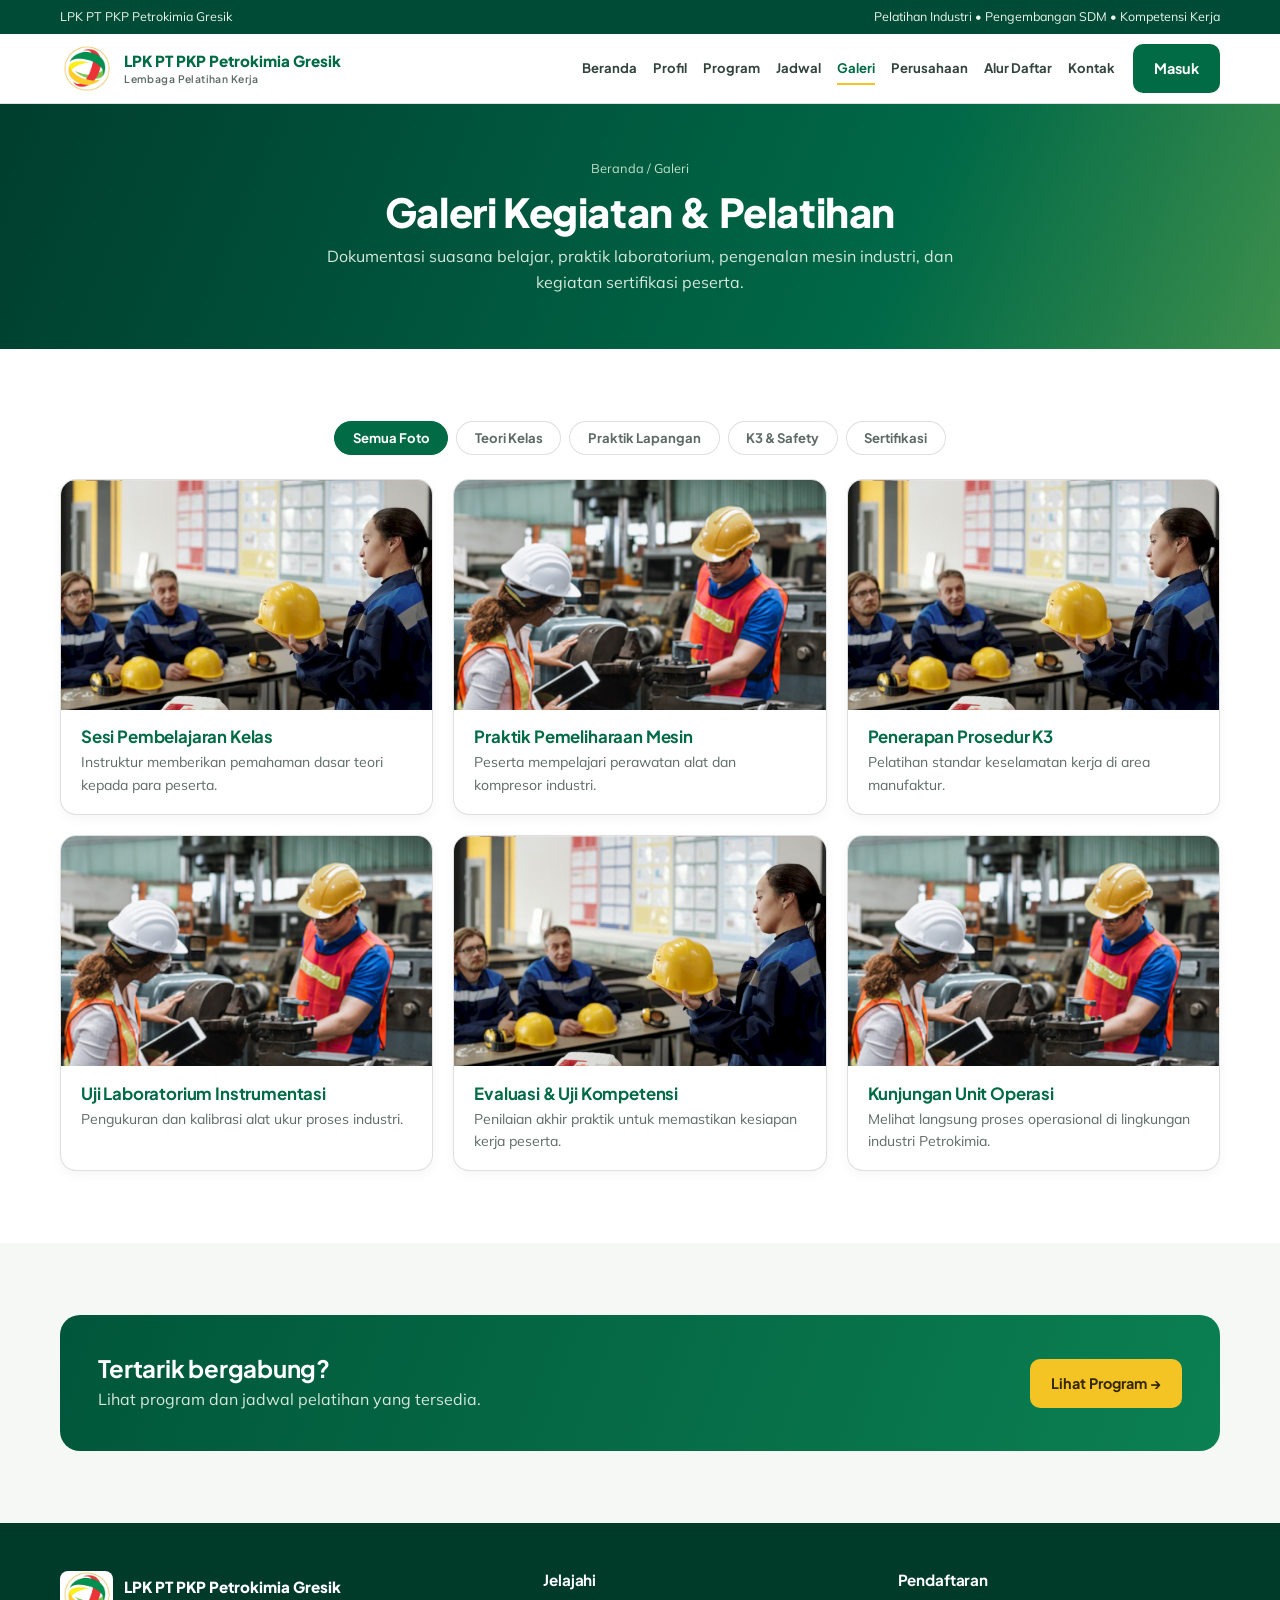
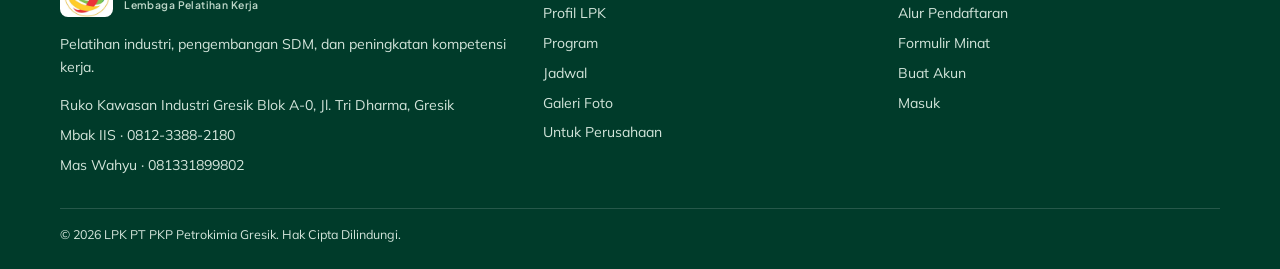
<file: galeri.html>
<!doctype html>
<html lang="id">
<head>
  <meta charset="utf-8">
  <meta name="viewport" content="width=device-width, initial-scale=1">
  <title>Galeri Foto Pelatihan | LPK PT PKP Petrokimia Gresik</title>
  <link rel="preconnect" href="https://fonts.googleapis.com">
  <link rel="preconnect" href="https://fonts.gstatic.com" crossorigin>
  <link href="https://fonts.googleapis.com/css2?family=Plus+Jakarta+Sans:wght@400;500;600;700;800&family=Mulish:wght@400;500;600;700;800&display=swap" rel="stylesheet">
  <link rel="stylesheet" href="css/lpk.css">
</head>
<body>
  <div class="topbar"><div class="container"><span>LPK PT PKP Petrokimia Gresik</span><span>Pelatihan Industri • Pengembangan SDM • Kompetensi Kerja</span></div></div>
  <header class="site-header">
    <div class="container header-inner">
      <a class="brand" href="index.html" aria-label="Beranda"><img src="img/logo-lpk.jpg" alt="Logo PT PKP Petrokimia Gresik"><span class="brand-name">LPK PT PKP Petrokimia Gresik<small>Lembaga Pelatihan Kerja</small></span></a>
      <nav class="main-nav" id="mainNav" aria-label="Utama">
        <ul class="nav-list">
          <li><a href="index.html">Beranda</a></li>
          <li><a href="profil.html">Profil</a></li>
          <li><a href="program.html">Program</a></li>
          <li><a href="jadwal.html">Jadwal</a></li>
          <li><a href="galeri.html" class="active">Galeri</a></li>
          <li><a href="perusahaan.html">Perusahaan</a></li>
          <li><a href="alur-daftar.html">Alur Daftar</a></li>
          <li><a href="kontak.html">Kontak</a></li>
        </ul>
        <a class="btn btn-brand" href="login.html">Masuk</a>
      </nav>
      <button class="nav-toggle" id="navToggle" aria-label="Buka menu" aria-expanded="false" aria-controls="mainNav"><span></span><span></span><span></span></button>
    </div>
  </header>

  <section class="page-header">
    <div class="container">
      <div class="breadcrumb"><a href="index.html">Beranda</a> / Galeri</div>
      <h1>Galeri Kegiatan &amp; Pelatihan</h1>
      <p>Dokumentasi suasana belajar, praktik laboratorium, pengenalan mesin industri, dan kegiatan sertifikasi peserta.</p>
    </div>
  </section>

  <main>
    <section class="section">
      <div class="container">
        <div class="filter-bar" data-filter-group="#galleryGrid" style="justify-content:center" role="group" aria-label="Filter galeri">
          <button class="filter-pill is-active" data-filter="all" aria-pressed="true">Semua Foto</button>
          <button class="filter-pill" data-filter="teori" aria-pressed="false">Teori Kelas</button>
          <button class="filter-pill" data-filter="praktik" aria-pressed="false">Praktik Lapangan</button>
          <button class="filter-pill" data-filter="k3" aria-pressed="false">K3 &amp; Safety</button>
          <button class="filter-pill" data-filter="sertifikasi" aria-pressed="false">Sertifikasi</button>
        </div>

        <div class="grid grid-3" id="galleryGrid">
          <div class="gallery-item" data-category="teori"><div class="g-img"><img src="img/hero.jpg" alt="Sesi teori di kelas" loading="lazy"></div><div class="gallery-body"><h3>Sesi Pembelajaran Kelas</h3><p>Instruktur memberikan pemahaman dasar teori kepada para peserta.</p></div></div>
          <div class="gallery-item" data-category="praktik"><div class="g-img"><img src="img/cta.jpg" alt="Praktik pemeliharaan mesin" loading="lazy"></div><div class="gallery-body"><h3>Praktik Pemeliharaan Mesin</h3><p>Peserta mempelajari perawatan alat dan kompresor industri.</p></div></div>
          <div class="gallery-item" data-category="k3"><div class="g-img"><img src="img/hero.jpg" alt="Simulasi prosedur K3" loading="lazy"></div><div class="gallery-body"><h3>Penerapan Prosedur K3</h3><p>Pelatihan standar keselamatan kerja di area manufaktur.</p></div></div>
          <div class="gallery-item" data-category="praktik"><div class="g-img"><img src="img/cta.jpg" alt="Laboratorium instrumentasi" loading="lazy"></div><div class="gallery-body"><h3>Uji Laboratorium Instrumentasi</h3><p>Pengukuran dan kalibrasi alat ukur proses industri.</p></div></div>
          <div class="gallery-item" data-category="sertifikasi"><div class="g-img"><img src="img/hero.jpg" alt="Uji kompetensi" loading="lazy"></div><div class="gallery-body"><h3>Evaluasi &amp; Uji Kompetensi</h3><p>Penilaian akhir praktik untuk memastikan kesiapan kerja peserta.</p></div></div>
          <div class="gallery-item" data-category="praktik"><div class="g-img"><img src="img/cta.jpg" alt="Kunjungan unit operasi" loading="lazy"></div><div class="gallery-body"><h3>Kunjungan Unit Operasi</h3><p>Melihat langsung proses operasional di lingkungan industri Petrokimia.</p></div></div>
        </div>
        <p class="grid-empty" id="gridEmpty" hidden>Belum ada foto pada kategori ini.</p>
      </div>
    </section>

    <section class="section alt">
      <div class="container"><div class="cta-box"><div><h2>Tertarik bergabung?</h2><p>Lihat program dan jadwal pelatihan yang tersedia.</p></div><a class="btn btn-gold" href="program.html">Lihat Program →</a></div></div>
    </section>
  </main>

  <footer class="site-footer">
    <div class="container">
      <div class="footer-top">
        <div>
          <a class="brand" href="index.html"><img src="img/logo-lpk.jpg" alt="Logo PT PKP Petrokimia Gresik"><span class="brand-name">LPK PT PKP Petrokimia Gresik<small>Lembaga Pelatihan Kerja</small></span></a>
          <p class="footer-blurb">Pelatihan industri, pengembangan SDM, dan peningkatan kompetensi kerja.</p>
          <ul>
            <li>Ruko Kawasan Industri Gresik Blok A-0, Jl. Tri Dharma, Gresik</li>
            <li><a href="https://wa.me/6281233882180" target="_blank" rel="noopener">Mbak IIS · 0812-3388-2180</a></li>
            <li><a href="https://wa.me/6281331899802" target="_blank" rel="noopener">Mas Wahyu · 081331899802</a></li>
          </ul>
        </div>
        <div><h3>Jelajahi</h3><ul><li><a href="profil.html">Profil LPK</a></li><li><a href="program.html">Program</a></li><li><a href="jadwal.html">Jadwal</a></li><li><a href="galeri.html">Galeri Foto</a></li><li><a href="perusahaan.html">Untuk Perusahaan</a></li></ul></div>
        <div><h3>Pendaftaran</h3><ul><li><a href="alur-daftar.html">Alur Pendaftaran</a></li><li><a href="kontak.html">Formulir Minat</a></li><li><a href="register.html">Buat Akun</a></li><li><a href="login.html">Masuk</a></li></ul></div>
      </div>
      <div class="footer-bottom"><span>© <span id="year">2026</span> LPK PT PKP Petrokimia Gresik. Hak Cipta Dilindungi.</span></div>
    </div>
  </footer>
  <div class="mobile-cta"><a class="btn btn-brand" href="kontak.html">Tanya Program via WhatsApp</a></div>
  <script src="js/lpk.js"></script>
</body>
</html>
</file>
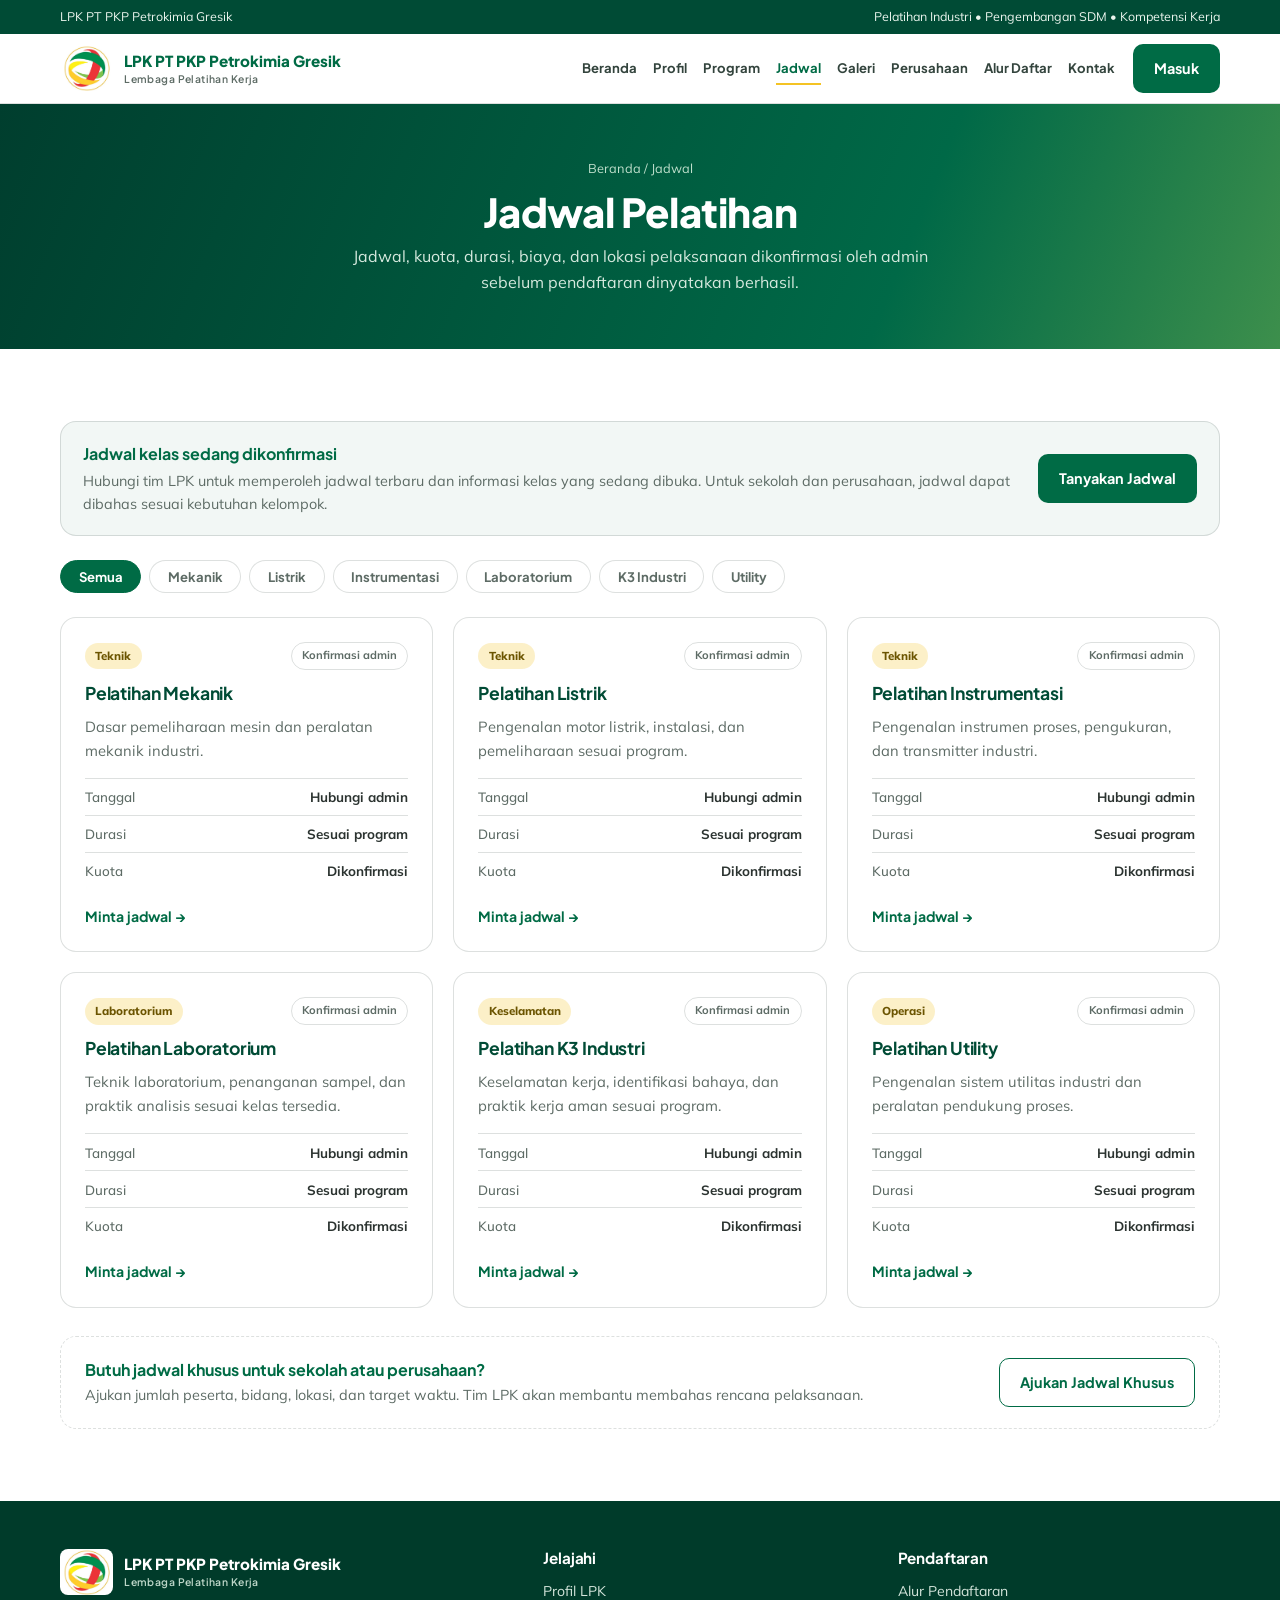
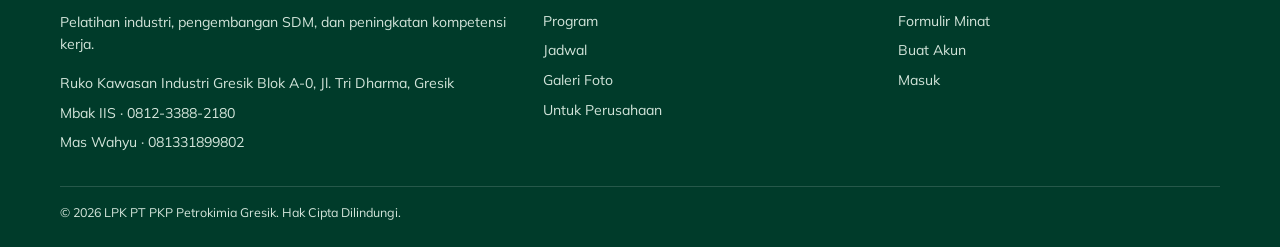
<file: jadwal.html>
<!doctype html>
<html lang="id">
<head>
  <meta charset="utf-8">
  <meta name="viewport" content="width=device-width, initial-scale=1">
  <title>Jadwal Pelatihan | LPK PT PKP Petrokimia Gresik</title>
  <link rel="preconnect" href="https://fonts.googleapis.com">
  <link rel="preconnect" href="https://fonts.gstatic.com" crossorigin>
  <link href="https://fonts.googleapis.com/css2?family=Plus+Jakarta+Sans:wght@400;500;600;700;800&family=Mulish:wght@400;500;600;700;800&display=swap" rel="stylesheet">
  <link rel="stylesheet" href="css/lpk.css">
</head>
<body>
  <div class="topbar"><div class="container"><span>LPK PT PKP Petrokimia Gresik</span><span>Pelatihan Industri • Pengembangan SDM • Kompetensi Kerja</span></div></div>
  <header class="site-header">
    <div class="container header-inner">
      <a class="brand" href="index.html" aria-label="Beranda"><img src="img/logo-lpk.jpg" alt="Logo PT PKP Petrokimia Gresik"><span class="brand-name">LPK PT PKP Petrokimia Gresik<small>Lembaga Pelatihan Kerja</small></span></a>
      <nav class="main-nav" id="mainNav" aria-label="Utama">
        <ul class="nav-list">
          <li><a href="index.html">Beranda</a></li>
          <li><a href="profil.html">Profil</a></li>
          <li><a href="program.html">Program</a></li>
          <li><a href="jadwal.html" class="active">Jadwal</a></li>
          <li><a href="galeri.html">Galeri</a></li>
          <li><a href="perusahaan.html">Perusahaan</a></li>
          <li><a href="alur-daftar.html">Alur Daftar</a></li>
          <li><a href="kontak.html">Kontak</a></li>
        </ul>
        <a class="btn btn-brand" href="login.html">Masuk</a>
      </nav>
      <button class="nav-toggle" id="navToggle" aria-label="Buka menu" aria-expanded="false" aria-controls="mainNav"><span></span><span></span><span></span></button>
    </div>
  </header>

  <section class="page-header">
    <div class="container">
      <div class="breadcrumb"><a href="index.html">Beranda</a> / Jadwal</div>
      <h1>Jadwal Pelatihan</h1>
      <p>Jadwal, kuota, durasi, biaya, dan lokasi pelaksanaan dikonfirmasi oleh admin sebelum pendaftaran dinyatakan berhasil.</p>
    </div>
  </section>

  <main>
    <section class="section">
      <div class="container">
        <div class="notice">
          <div class="notice-text"><strong>Jadwal kelas sedang dikonfirmasi</strong><p>Hubungi tim LPK untuk memperoleh jadwal terbaru dan informasi kelas yang sedang dibuka. Untuk sekolah dan perusahaan, jadwal dapat dibahas sesuai kebutuhan kelompok.</p></div>
          <a class="btn btn-brand" href="kontak.html">Tanyakan Jadwal</a>
        </div>

        <div class="filter-bar" data-filter-group="#courseGrid" role="group" aria-label="Filter jadwal berdasarkan bidang">
          <button class="filter-pill is-active" data-filter="all" aria-pressed="true">Semua</button>
          <button class="filter-pill" data-filter="mekanik" aria-pressed="false">Mekanik</button>
          <button class="filter-pill" data-filter="listrik" aria-pressed="false">Listrik</button>
          <button class="filter-pill" data-filter="instrumentasi" aria-pressed="false">Instrumentasi</button>
          <button class="filter-pill" data-filter="laboratorium" aria-pressed="false">Laboratorium</button>
          <button class="filter-pill" data-filter="k3" aria-pressed="false">K3 Industri</button>
          <button class="filter-pill" data-filter="utility" aria-pressed="false">Utility</button>
        </div>

        <div class="grid grid-3" id="courseGrid">
          <article class="card" data-category="mekanik"><div class="card-top"><span class="tag">Teknik</span><span class="status">Konfirmasi admin</span></div><h3>Pelatihan Mekanik</h3><p>Dasar pemeliharaan mesin dan peralatan mekanik industri.</p><dl class="meta"><div><dt>Tanggal</dt><dd>Hubungi admin</dd></div><div><dt>Durasi</dt><dd>Sesuai program</dd></div><div><dt>Kuota</dt><dd>Dikonfirmasi</dd></div></dl><a class="link-arrow" href="kontak.html">Minta jadwal →</a></article>
          <article class="card" data-category="listrik"><div class="card-top"><span class="tag">Teknik</span><span class="status">Konfirmasi admin</span></div><h3>Pelatihan Listrik</h3><p>Pengenalan motor listrik, instalasi, dan pemeliharaan sesuai program.</p><dl class="meta"><div><dt>Tanggal</dt><dd>Hubungi admin</dd></div><div><dt>Durasi</dt><dd>Sesuai program</dd></div><div><dt>Kuota</dt><dd>Dikonfirmasi</dd></div></dl><a class="link-arrow" href="kontak.html">Minta jadwal →</a></article>
          <article class="card" data-category="instrumentasi"><div class="card-top"><span class="tag">Teknik</span><span class="status">Konfirmasi admin</span></div><h3>Pelatihan Instrumentasi</h3><p>Pengenalan instrumen proses, pengukuran, dan transmitter industri.</p><dl class="meta"><div><dt>Tanggal</dt><dd>Hubungi admin</dd></div><div><dt>Durasi</dt><dd>Sesuai program</dd></div><div><dt>Kuota</dt><dd>Dikonfirmasi</dd></div></dl><a class="link-arrow" href="kontak.html">Minta jadwal →</a></article>
          <article class="card" data-category="laboratorium"><div class="card-top"><span class="tag">Laboratorium</span><span class="status">Konfirmasi admin</span></div><h3>Pelatihan Laboratorium</h3><p>Teknik laboratorium, penanganan sampel, dan praktik analisis sesuai kelas tersedia.</p><dl class="meta"><div><dt>Tanggal</dt><dd>Hubungi admin</dd></div><div><dt>Durasi</dt><dd>Sesuai program</dd></div><div><dt>Kuota</dt><dd>Dikonfirmasi</dd></div></dl><a class="link-arrow" href="kontak.html">Minta jadwal →</a></article>
          <article class="card" data-category="k3"><div class="card-top"><span class="tag">Keselamatan</span><span class="status">Konfirmasi admin</span></div><h3>Pelatihan K3 Industri</h3><p>Keselamatan kerja, identifikasi bahaya, dan praktik kerja aman sesuai program.</p><dl class="meta"><div><dt>Tanggal</dt><dd>Hubungi admin</dd></div><div><dt>Durasi</dt><dd>Sesuai program</dd></div><div><dt>Kuota</dt><dd>Dikonfirmasi</dd></div></dl><a class="link-arrow" href="kontak.html">Minta jadwal →</a></article>
          <article class="card" data-category="utility"><div class="card-top"><span class="tag">Operasi</span><span class="status">Konfirmasi admin</span></div><h3>Pelatihan Utility</h3><p>Pengenalan sistem utilitas industri dan peralatan pendukung proses.</p><dl class="meta"><div><dt>Tanggal</dt><dd>Hubungi admin</dd></div><div><dt>Durasi</dt><dd>Sesuai program</dd></div><div><dt>Kuota</dt><dd>Dikonfirmasi</dd></div></dl><a class="link-arrow" href="kontak.html">Minta jadwal →</a></article>
        </div>
        <p class="grid-empty" id="gridEmpty" hidden>Belum ada jadwal pada bidang tersebut — coba filter lain.</p>

        <div class="callout">
          <div class="callout-text"><strong>Butuh jadwal khusus untuk sekolah atau perusahaan?</strong><span>Ajukan jumlah peserta, bidang, lokasi, dan target waktu. Tim LPK akan membantu membahas rencana pelaksanaan.</span></div>
          <a class="btn btn-outline" href="kontak.html">Ajukan Jadwal Khusus</a>
        </div>
      </div>
    </section>
  </main>

  <footer class="site-footer">
    <div class="container">
      <div class="footer-top">
        <div>
          <a class="brand" href="index.html"><img src="img/logo-lpk.jpg" alt="Logo PT PKP Petrokimia Gresik"><span class="brand-name">LPK PT PKP Petrokimia Gresik<small>Lembaga Pelatihan Kerja</small></span></a>
          <p class="footer-blurb">Pelatihan industri, pengembangan SDM, dan peningkatan kompetensi kerja.</p>
          <ul>
            <li>Ruko Kawasan Industri Gresik Blok A-0, Jl. Tri Dharma, Gresik</li>
            <li><a href="https://wa.me/6281233882180" target="_blank" rel="noopener">Mbak IIS · 0812-3388-2180</a></li>
            <li><a href="https://wa.me/6281331899802" target="_blank" rel="noopener">Mas Wahyu · 081331899802</a></li>
          </ul>
        </div>
        <div><h3>Jelajahi</h3><ul><li><a href="profil.html">Profil LPK</a></li><li><a href="program.html">Program</a></li><li><a href="jadwal.html">Jadwal</a></li><li><a href="galeri.html">Galeri Foto</a></li><li><a href="perusahaan.html">Untuk Perusahaan</a></li></ul></div>
        <div><h3>Pendaftaran</h3><ul><li><a href="alur-daftar.html">Alur Pendaftaran</a></li><li><a href="kontak.html">Formulir Minat</a></li><li><a href="register.html">Buat Akun</a></li><li><a href="login.html">Masuk</a></li></ul></div>
      </div>
      <div class="footer-bottom"><span>© <span id="year">2026</span> LPK PT PKP Petrokimia Gresik. Hak Cipta Dilindungi.</span></div>
    </div>
  </footer>
  <div class="mobile-cta"><a class="btn btn-brand" href="kontak.html">Tanya Program via WhatsApp</a></div>
  <script src="js/lpk.js"></script>
</body>
</html>
</file>
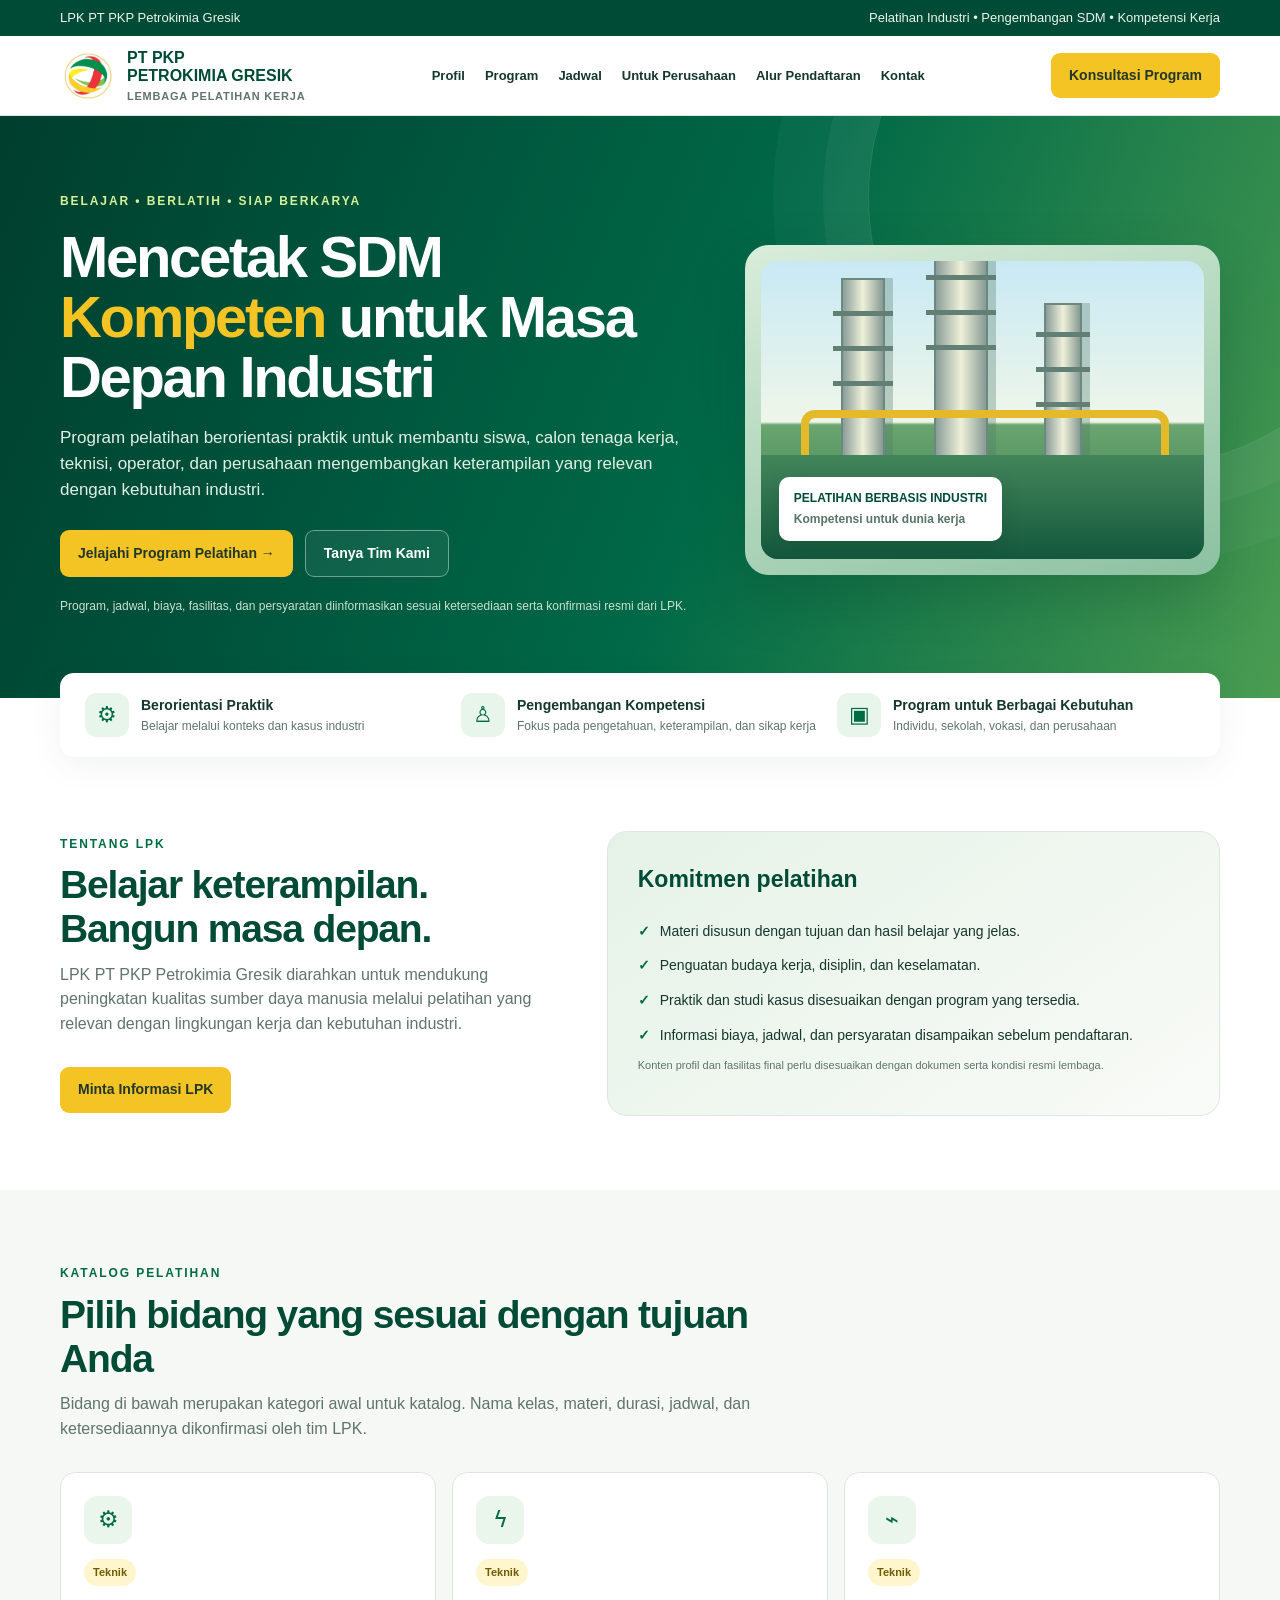
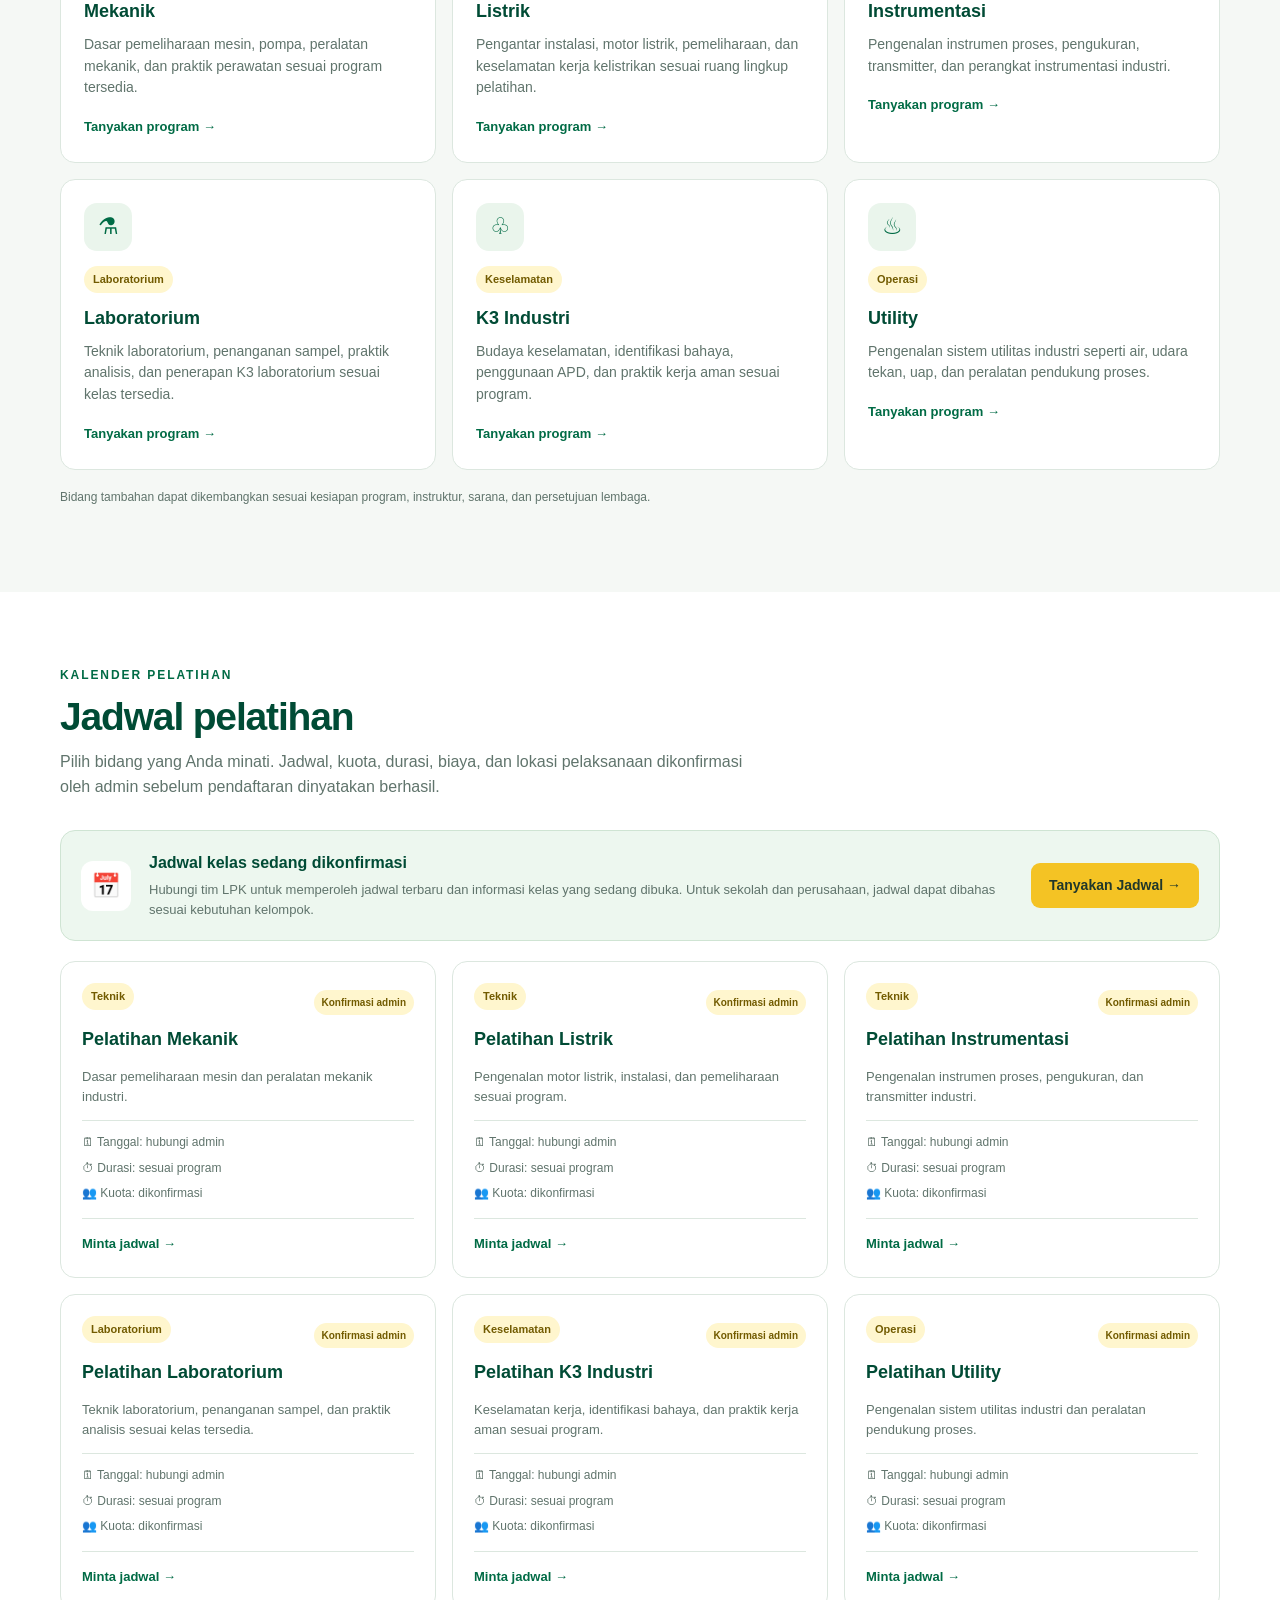
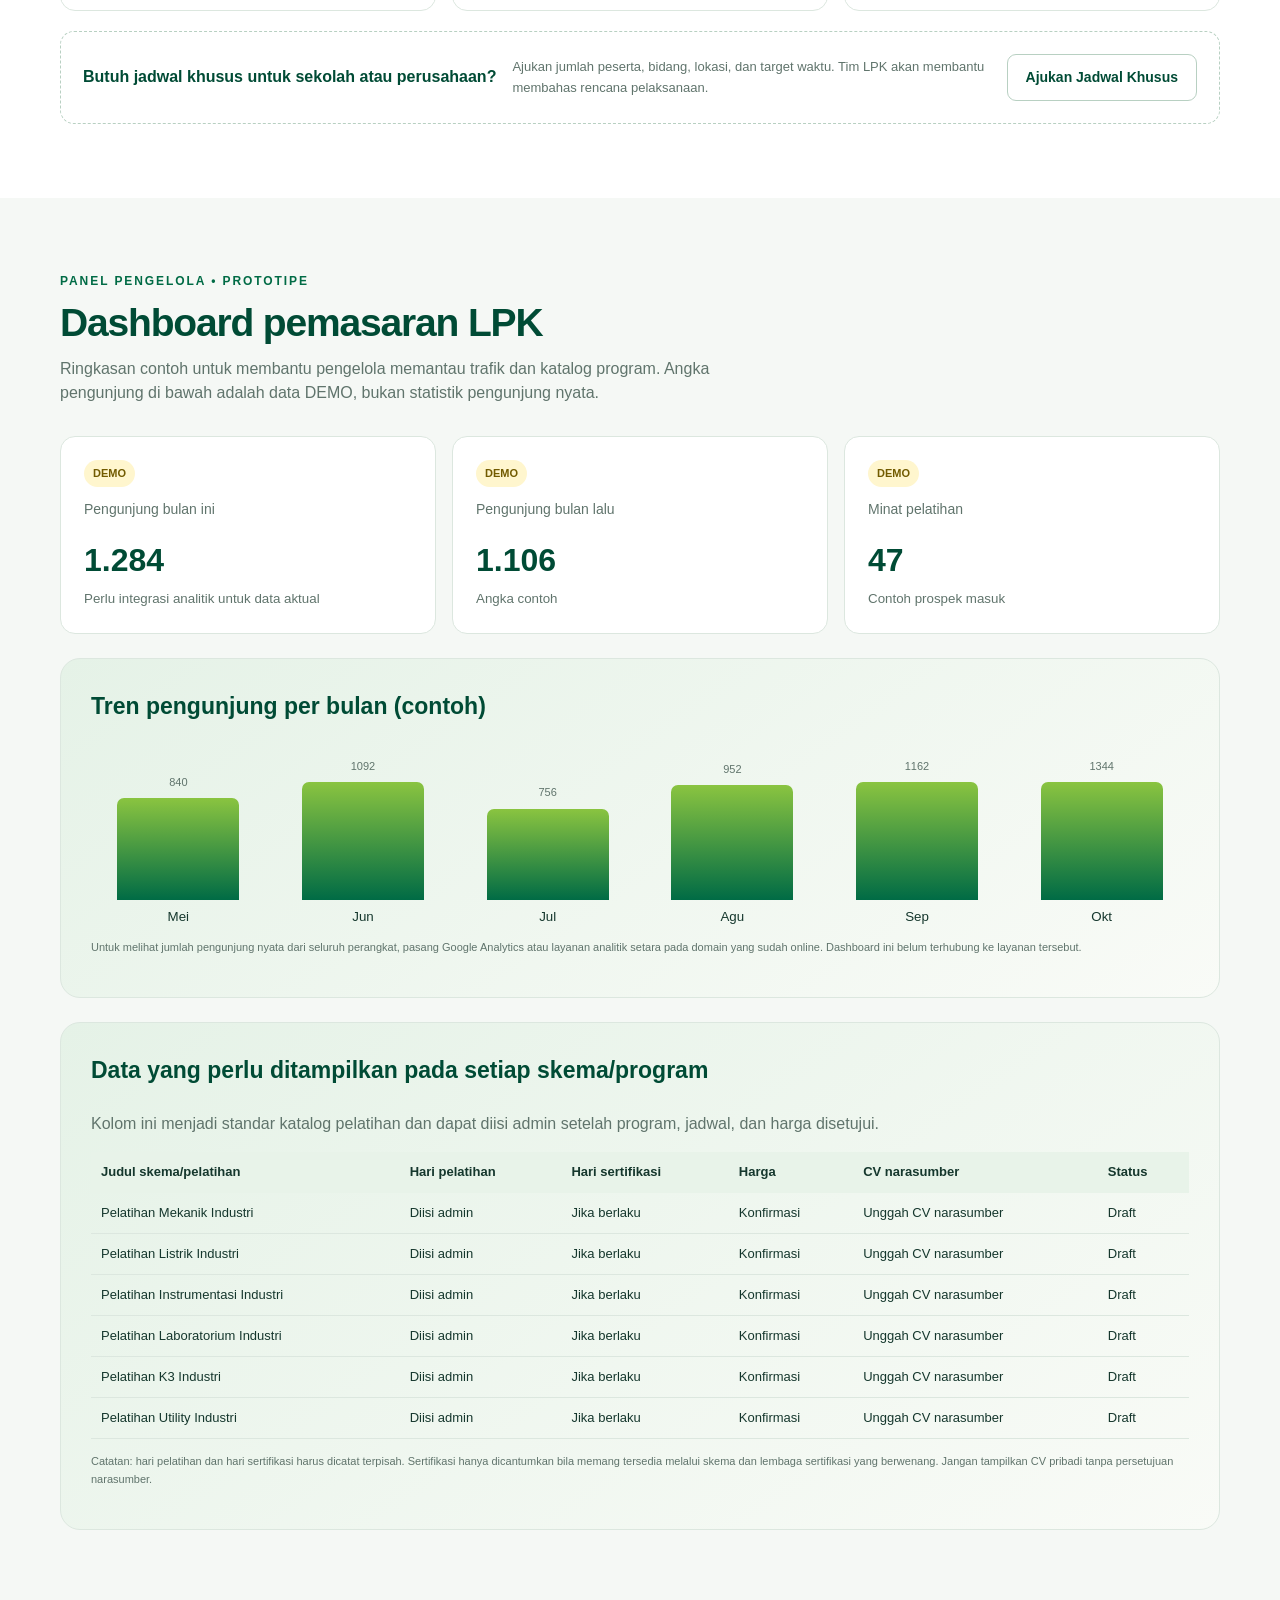
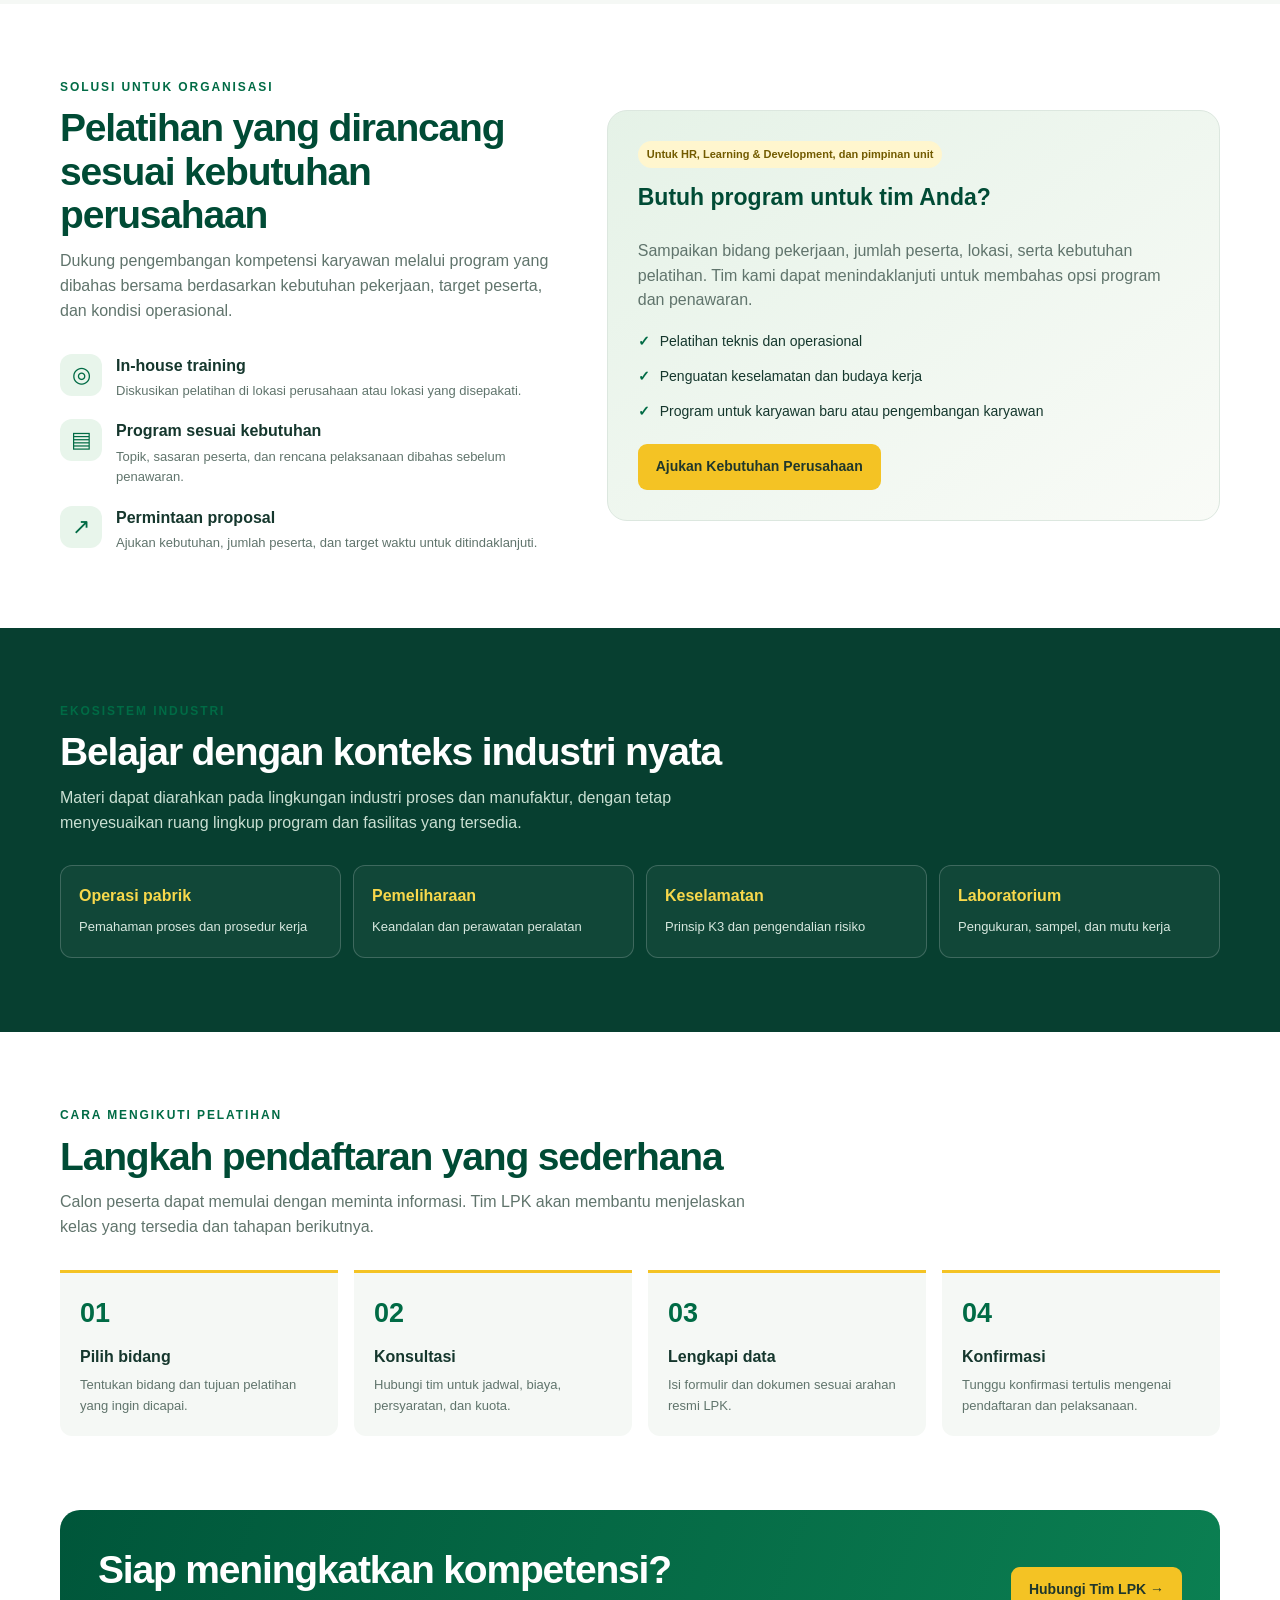
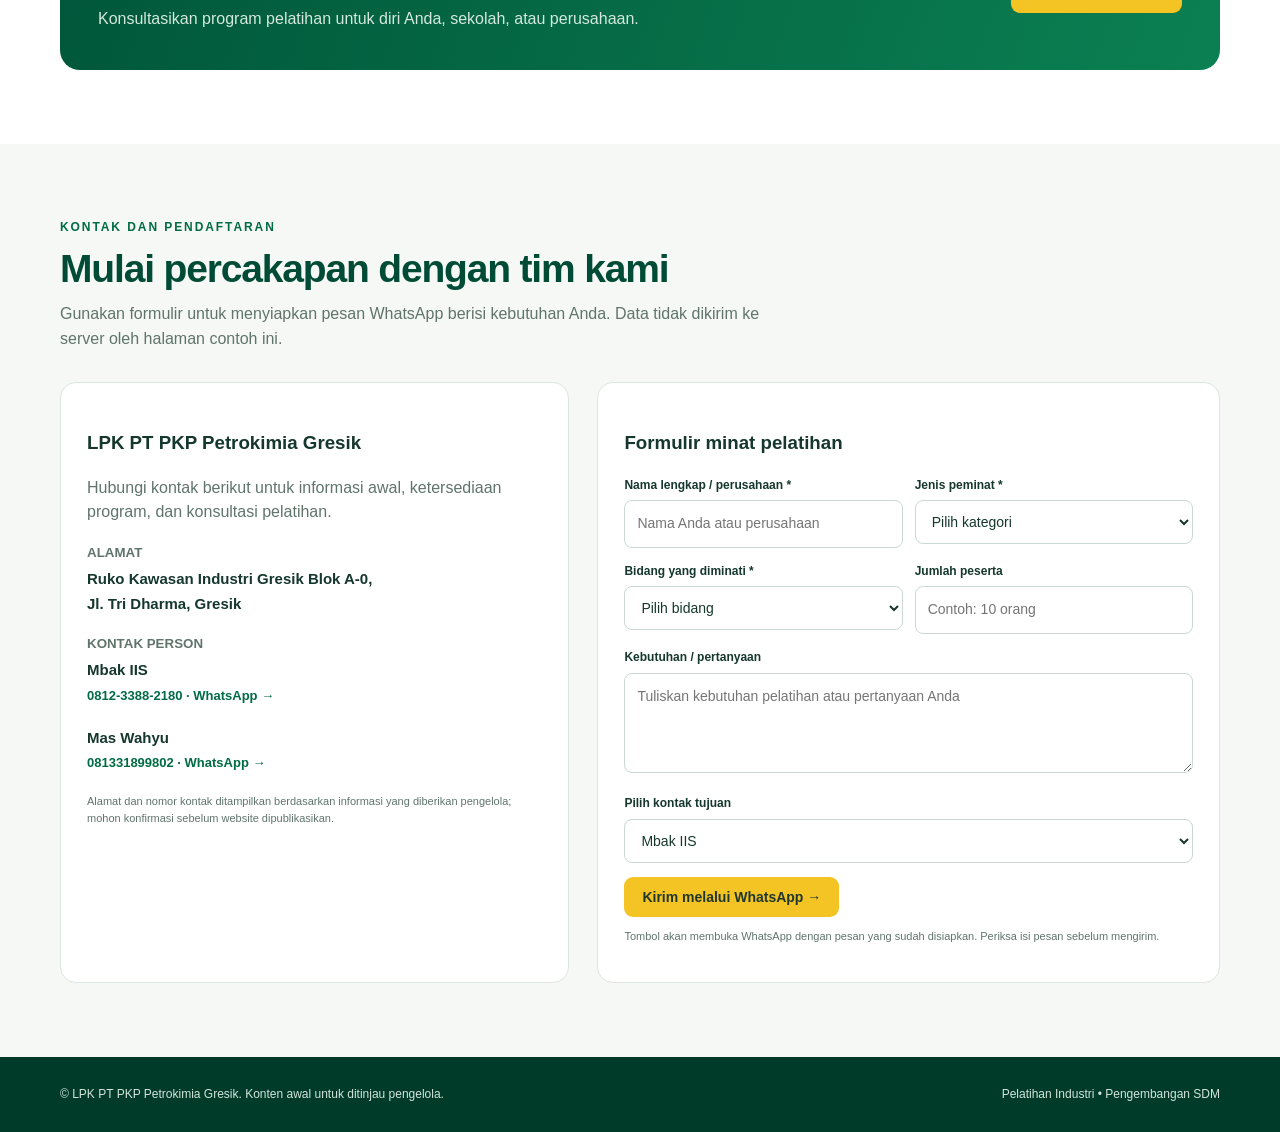
<file: konsep_website_lpk_pt_pkp_petrokimia_gresik (1).html>
<!DOCTYPE html>
<html lang="id">
<head>
<meta charset="utf-8"><meta name="viewport" content="width=device-width, initial-scale=1">
<meta name="description" content="LPK PT PKP Petrokimia Gresik — pelatihan industri, pengembangan SDM, dan peningkatan kompetensi. Hubungi tim kami untuk informasi program dan pelatihan perusahaan.">
<title>LPK PT PKP Petrokimia Gresik | Pelatihan Industri</title>
<style>
:root{--green:#006b45;--deep:#004b35;--lime:#8ac440;--gold:#f4c324;--ink:#15372d;--muted:#60746c;--paper:#f5f8f5;--white:#fff;--line:#dce7df}*{box-sizing:border-box}html{scroll-behavior:smooth}body{margin:0;font-family:Arial,Helvetica,sans-serif;color:var(--ink);background:#fff;line-height:1.55}a{color:inherit;text-decoration:none}.container{width:min(1160px,92%);margin:auto}.topbar{background:var(--deep);color:#eaf5ee;font-size:13px;padding:8px 0}.topbar .container{display:flex;justify-content:space-between;gap:12px;flex-wrap:wrap}.nav{position:sticky;top:0;z-index:10;background:#ffffffed;backdrop-filter:blur(12px);border-bottom:1px solid var(--line)}.navinner{display:flex;align-items:center;justify-content:space-between;gap:20px;padding:12px 0}.brand{display:flex;align-items:center;gap:12px;font-weight:800;color:var(--deep);line-height:1.15}.brand img{width:55px;height:55px;object-fit:contain}.brand small{display:block;font-weight:600;font-size:11px;letter-spacing:.07em;color:var(--muted);margin-top:4px}.links{display:flex;align-items:center;gap:20px;font-size:13px;font-weight:700}.links a:hover{color:var(--green)}.btn{display:inline-flex;align-items:center;justify-content:center;padding:12px 18px;border-radius:9px;font-weight:800;font-size:14px;transition:.2s;border:0;cursor:pointer}.btn-primary{background:var(--gold);color:#20372b}.btn-primary:hover{filter:brightness(.96);transform:translateY(-1px)}.btn-outline{border:1px solid #b8d0c2;color:var(--deep);background:#fff}.hero{position:relative;overflow:hidden;background:linear-gradient(112deg,#003e2e 0%,#006947 56%,#4a9c51 100%);color:white;padding:76px 0 70px}.hero:after{content:"";position:absolute;width:540px;height:540px;border:1px solid #ffffff20;border-radius:50%;right:-130px;top:-190px;box-shadow:0 0 0 45px #ffffff0b,0 0 0 95px #ffffff08}.hero-grid{display:grid;grid-template-columns:1.15fr .85fr;align-items:center;gap:42px;position:relative;z-index:1}.eyebrow{font-size:12px;letter-spacing:.16em;text-transform:uppercase;color:#d4f29a;font-weight:800}.hero h1{font-size:clamp(34px,5vw,58px);line-height:1.04;letter-spacing:-.04em;margin:16px 0}.hero h1 span{color:var(--gold)}.hero p{font-size:17px;color:#e0f0e7;max-width:650px}.hero-actions{display:flex;gap:12px;flex-wrap:wrap;margin-top:26px}.hero .btn-outline{color:#fff;background:#ffffff10;border-color:#ffffff66}.hero-note{font-size:12px!important;color:#c8e0d2!important;margin-top:20px}.hero-art{min-height:330px;border-radius:24px;background:linear-gradient(160deg,#d9edda,#8bc1a1);padding:16px;box-shadow:0 24px 55px #002c2038;position:relative}.plant-art{height:100%;min-height:298px;border-radius:17px;background:linear-gradient(180deg,#c8e9f4 0%,#eff6e9 54%,#6aa56e 55%,#2c7650 100%);position:relative;overflow:hidden}.tower{position:absolute;bottom:34%;width:44px;background:linear-gradient(90deg,#8b9d9a,#eef0d8,#879a95);border:2px solid #6c8980;box-shadow:8px 0 0 #52796a55}.tower:before{content:"";position:absolute;left:-10px;right:-10px;top:18%;height:5px;background:#617f75;box-shadow:0 35px #617f75,0 70px #617f75}.t1{height:180px;left:18%}.t2{height:225px;left:39%;width:54px}.t3{height:155px;left:64%;width:38px}.pipe{position:absolute;bottom:34%;left:9%;right:8%;height:48px;border:8px solid #e4b92a;border-bottom:0;border-radius:14px 14px 0 0}.ground{position:absolute;bottom:0;height:35%;width:100%;background:linear-gradient(180deg,#43855a,#13583e)}.art-label{position:absolute;left:18px;bottom:18px;background:#fff;color:var(--deep);padding:12px 15px;border-radius:10px;font-size:12px;font-weight:800;box-shadow:0 8px 20px #143b2630}.art-label span{display:block;color:#587568;font-weight:600;margin-top:3px}.trust{background:#fff;box-shadow:0 8px 35px #0b3b2010;position:relative;z-index:2;margin-top:-25px;border-radius:14px;padding:20px 25px;display:grid;grid-template-columns:repeat(3,1fr);gap:18px}.trust-item{display:flex;gap:12px;align-items:center}.trust-icon{width:44px;height:44px;border-radius:12px;background:#e8f5eb;color:var(--green);display:grid;place-items:center;font-size:22px;flex-shrink:0}.trust strong{display:block;font-size:14px}.trust span{display:block;font-size:12px;color:var(--muted)}section{padding:74px 0}.section-head{max-width:700px;margin-bottom:30px}.section-head .eyebrow{color:var(--green)}h2{font-size:clamp(27px,3.4vw,39px);line-height:1.12;letter-spacing:-.03em;margin:10px 0 12px;color:var(--deep)}.section-head p{color:var(--muted);margin:0}.programs{background:var(--paper)}.cards{display:grid;grid-template-columns:repeat(3,1fr);gap:16px}.card{background:#fff;border:1px solid var(--line);border-radius:15px;padding:23px;transition:.2s}.card:hover{transform:translateY(-3px);box-shadow:0 14px 28px #143b2610}.card-icon{width:48px;height:48px;display:grid;place-items:center;background:#eaf5ec;color:var(--green);border-radius:13px;font-size:23px;margin-bottom:15px}.card h3{font-size:18px;margin:0 0 8px;color:var(--deep)}.card p{font-size:14px;color:var(--muted);margin:0 0 15px}.text-link{color:var(--green);font-weight:800;font-size:13px}.tag{display:inline-block;background:#fff6ce;color:#725b00;border-radius:30px;padding:5px 9px;font-size:11px;font-weight:800;margin-bottom:12px}.split{display:grid;grid-template-columns:.9fr 1.1fr;gap:45px;align-items:center}.feature-panel{background:linear-gradient(145deg,#e5f2e7,#f9fbf7);border:1px solid var(--line);border-radius:20px;padding:30px}.feature-panel h3{margin-top:0;color:var(--deep);font-size:23px}.checklist{list-style:none;margin:18px 0 0;padding:0;display:grid;gap:13px}.checklist li{display:flex;gap:10px;align-items:flex-start;font-size:14px}.check{color:var(--green);font-weight:900}.benefit-list{display:grid;gap:18px;margin-top:22px}.benefit{display:flex;gap:14px}.benefit .trust-icon{width:42px;height:42px}.benefit h3{font-size:16px;margin:0 0 3px}.benefit p{font-size:13px;color:var(--muted);margin:0}.industry{background:#073f30;color:white}.industry h2{color:white}.industry .section-head p{color:#c9dfd2}.industry-grid{display:grid;grid-template-columns:repeat(4,1fr);gap:12px}.industry-item{border:1px solid #ffffff30;background:#ffffff0b;padding:18px;border-radius:12px}.industry-item strong{display:block;color:#f8d84b;margin-bottom:5px}.industry-item span{font-size:13px;color:#d7e8df}.steps{display:grid;grid-template-columns:repeat(4,1fr);gap:16px;counter-reset:step}.step{padding:20px;border-top:3px solid var(--gold);background:var(--paper);border-radius:0 0 12px 12px}.step b{display:block;font-size:27px;color:var(--green);margin-bottom:10px}.step h3{font-size:16px;margin:0 0 6px}.step p{font-size:13px;color:var(--muted);margin:0}.cta{padding:0 0 74px}.cta-box{border-radius:20px;background:linear-gradient(110deg,#00563a,#0b8052);padding:38px;color:white;display:flex;align-items:center;justify-content:space-between;gap:24px}.cta-box h2{color:white;margin-top:0}.cta-box p{color:#d5e9de;margin-bottom:0}.contact{background:var(--paper)}.contact-grid{display:grid;grid-template-columns:.9fr 1.1fr;gap:28px}.contact-card,.form-card{background:white;border:1px solid var(--line);border-radius:16px;padding:26px}.contact-line{margin:18px 0}.contact-line small{display:block;color:var(--muted);font-weight:700;margin-bottom:3px}.contact-line strong{font-size:15px}.form-row{display:grid;grid-template-columns:1fr 1fr;gap:12px}label{font-size:12px;font-weight:800;display:block;margin-bottom:6px}input,select,textarea{width:100%;padding:12px;border:1px solid #cbd9d0;border-radius:8px;font:inherit;font-size:14px;background:#fff;margin-bottom:14px;color:var(--ink)}textarea{min-height:100px;resize:vertical}.form-note{font-size:11px;color:var(--muted)}footer{background:#003b2a;color:#d3e5db;padding:28px 0;font-size:12px}footer .container{display:flex;justify-content:space-between;gap:20px;flex-wrap:wrap}.mobile-cta{display:none}.muted{color:var(--muted)}

.schedule-note{display:flex;align-items:center;gap:18px;background:#edf7ef;border:1px solid #cfe4d3;border-radius:15px;padding:20px;margin-bottom:20px}.schedule-note-icon{width:50px;height:50px;display:grid;place-items:center;background:#fff;border-radius:12px;font-size:24px;flex-shrink:0}.schedule-note strong{display:block;color:var(--deep);font-size:16px}.schedule-note p{margin:4px 0 0;color:var(--muted);font-size:13px}.schedule-note .btn{margin-left:auto;white-space:nowrap}.schedule-grid{display:grid;grid-template-columns:repeat(3,1fr);gap:16px}.schedule-card{background:#fff;border:1px solid var(--line);border-radius:15px;padding:21px}.schedule-top{display:flex;justify-content:space-between;align-items:center;gap:8px;flex-wrap:wrap}.schedule-status{font-size:10px;font-weight:800;color:#725b00;background:#fff6ce;padding:5px 8px;border-radius:20px}.schedule-card h3{font-size:18px;color:var(--deep);margin:4px 0 8px}.schedule-card p{font-size:13px;color:var(--muted);min-height:40px}.schedule-meta{display:grid;gap:7px;padding:12px 0 15px;margin:12px 0;border-top:1px solid var(--line);border-bottom:1px solid var(--line);font-size:12px;color:var(--muted)}.schedule-footer{margin-top:20px;padding:22px;border:1px dashed #b8d0c2;border-radius:14px;display:flex;align-items:center;gap:16px;flex-wrap:wrap}.schedule-footer strong{color:var(--deep)}.schedule-footer span{font-size:13px;color:var(--muted);flex:1;min-width:220px}
@media(max-width:850px){.schedule-grid{grid-template-columns:repeat(2,1fr)}.schedule-note{align-items:flex-start;flex-wrap:wrap}.schedule-note .btn{margin-left:0}}
@media(max-width:540px){.schedule-grid{grid-template-columns:1fr}.schedule-note{padding:16px}.schedule-card p{min-height:0}}

@media(max-width:850px){.links{display:none}.hero-grid,.split,.contact-grid{grid-template-columns:1fr}.hero{padding:55px 0}.hero-art{min-height:250px}.plant-art{min-height:230px}.cards{grid-template-columns:repeat(2,1fr)}.industry-grid{grid-template-columns:repeat(2,1fr)}.steps{grid-template-columns:repeat(2,1fr)}.trust{grid-template-columns:1fr;margin-top:-15px}.cta-box{align-items:flex-start;flex-direction:column}.navinner{padding:9px 0}.brand img{width:45px;height:45px}}
@media(max-width:540px){section{padding:52px 0}.cards,.industry-grid,.steps{grid-template-columns:1fr}.hero p{font-size:15px}.hero-art{padding:10px}.form-row{grid-template-columns:1fr;gap:0}.cta-box{padding:27px}.topbar .container{font-size:11px}.mobile-cta{display:flex;position:fixed;bottom:10px;left:10px;right:10px;z-index:20;box-shadow:0 8px 25px #002f1e40}.mobile-cta .btn{width:100%}footer{padding-bottom:85px}}
</style></head><body>
<div class="topbar"><div class="container"><span>LPK PT PKP Petrokimia Gresik</span><span>Pelatihan Industri • Pengembangan SDM • Kompetensi Kerja</span></div></div>
<header class="nav"><div class="container navinner"><a class="brand" href="#beranda"><img src="[data-uri]" alt="Logo PT PKP Petrokimia Gresik"><span>PT PKP<br>PETROKIMIA GRESIK<small>LEMBAGA PELATIHAN KERJA</small></span></a><nav class="links"><a href="#profil">Profil</a><a href="#program">Program</a><a href="#jadwal">Jadwal</a><a href="#perusahaan">Untuk Perusahaan</a><a href="#proses">Alur Pendaftaran</a><a href="#kontak">Kontak</a></nav><a class="btn btn-primary" href="#kontak">Konsultasi Program</a></div></header>
<main>
<section class="hero" id="beranda"><div class="container hero-grid"><div><div class="eyebrow">Belajar • Berlatih • Siap Berkarya</div><h1>Mencetak SDM <span>Kompeten</span> untuk Masa Depan Industri</h1><p>Program pelatihan berorientasi praktik untuk membantu siswa, calon tenaga kerja, teknisi, operator, dan perusahaan mengembangkan keterampilan yang relevan dengan kebutuhan industri.</p><div class="hero-actions"><a class="btn btn-primary" href="#program">Jelajahi Program Pelatihan →</a><a class="btn btn-outline" href="#kontak">Tanya Tim Kami</a></div><p class="hero-note">Program, jadwal, biaya, fasilitas, dan persyaratan diinformasikan sesuai ketersediaan serta konfirmasi resmi dari LPK.</p></div><div class="hero-art"><div class="plant-art"><div class="tower t1"></div><div class="tower t2"></div><div class="tower t3"></div><div class="pipe"></div><div class="ground"></div><div class="art-label">PELATIHAN BERBASIS INDUSTRI<span>Kompetensi untuk dunia kerja</span></div></div></div></div></section>
<div class="container trust"><div class="trust-item"><div class="trust-icon">⚙</div><div><strong>Berorientasi Praktik</strong><span>Belajar melalui konteks dan kasus industri</span></div></div><div class="trust-item"><div class="trust-icon">♙</div><div><strong>Pengembangan Kompetensi</strong><span>Fokus pada pengetahuan, keterampilan, dan sikap kerja</span></div></div><div class="trust-item"><div class="trust-icon">▣</div><div><strong>Program untuk Berbagai Kebutuhan</strong><span>Individu, sekolah, vokasi, dan perusahaan</span></div></div></div>
<section id="profil"><div class="container split"><div><div class="section-head"><div class="eyebrow">Tentang LPK</div><h2>Belajar keterampilan. Bangun masa depan.</h2><p>LPK PT PKP Petrokimia Gresik diarahkan untuk mendukung peningkatan kualitas sumber daya manusia melalui pelatihan yang relevan dengan lingkungan kerja dan kebutuhan industri.</p></div><a class="btn btn-primary" href="#kontak">Minta Informasi LPK</a></div><div class="feature-panel"><h3>Komitmen pelatihan</h3><ul class="checklist"><li><span class="check">✓</span><span>Materi disusun dengan tujuan dan hasil belajar yang jelas.</span></li><li><span class="check">✓</span><span>Penguatan budaya kerja, disiplin, dan keselamatan.</span></li><li><span class="check">✓</span><span>Praktik dan studi kasus disesuaikan dengan program yang tersedia.</span></li><li><span class="check">✓</span><span>Informasi biaya, jadwal, dan persyaratan disampaikan sebelum pendaftaran.</span></li></ul><p class="form-note">Konten profil dan fasilitas final perlu disesuaikan dengan dokumen serta kondisi resmi lembaga.</p></div></div></section>
<section class="programs" id="program"><div class="container"><div class="section-head"><div class="eyebrow">Katalog pelatihan</div><h2>Pilih bidang yang sesuai dengan tujuan Anda</h2><p>Bidang di bawah merupakan kategori awal untuk katalog. Nama kelas, materi, durasi, jadwal, dan ketersediaannya dikonfirmasi oleh tim LPK.</p></div><div class="cards">
<div class="card"><div class="card-icon">⚙</div><span class="tag">Teknik</span><h3>Mekanik</h3><p>Dasar pemeliharaan mesin, pompa, peralatan mekanik, dan praktik perawatan sesuai program tersedia.</p><a class="text-link" href="#kontak">Tanyakan program →</a></div>
<div class="card"><div class="card-icon">ϟ</div><span class="tag">Teknik</span><h3>Listrik</h3><p>Pengantar instalasi, motor listrik, pemeliharaan, dan keselamatan kerja kelistrikan sesuai ruang lingkup pelatihan.</p><a class="text-link" href="#kontak">Tanyakan program →</a></div>
<div class="card"><div class="card-icon">⌁</div><span class="tag">Teknik</span><h3>Instrumentasi</h3><p>Pengenalan instrumen proses, pengukuran, transmitter, dan perangkat instrumentasi industri.</p><a class="text-link" href="#kontak">Tanyakan program →</a></div>
<div class="card"><div class="card-icon">⚗</div><span class="tag">Laboratorium</span><h3>Laboratorium</h3><p>Teknik laboratorium, penanganan sampel, praktik analisis, dan penerapan K3 laboratorium sesuai kelas tersedia.</p><a class="text-link" href="#kontak">Tanyakan program →</a></div>
<div class="card"><div class="card-icon">♧</div><span class="tag">Keselamatan</span><h3>K3 Industri</h3><p>Budaya keselamatan, identifikasi bahaya, penggunaan APD, dan praktik kerja aman sesuai program.</p><a class="text-link" href="#kontak">Tanyakan program →</a></div>
<div class="card"><div class="card-icon">♨</div><span class="tag">Operasi</span><h3>Utility</h3><p>Pengenalan sistem utilitas industri seperti air, udara tekan, uap, dan peralatan pendukung proses.</p><a class="text-link" href="#kontak">Tanyakan program →</a></div>
</div><p class="muted" style="font-size:12px;margin-top:18px">Bidang tambahan dapat dikembangkan sesuai kesiapan program, instruktur, sarana, dan persetujuan lembaga.</p></div></section>
<section id="jadwal"><div class="container"><div class="section-head"><div class="eyebrow">Kalender pelatihan</div><h2>Jadwal pelatihan</h2><p>Pilih bidang yang Anda minati. Jadwal, kuota, durasi, biaya, dan lokasi pelaksanaan dikonfirmasi oleh admin sebelum pendaftaran dinyatakan berhasil.</p></div><div class="schedule-note"><div class="schedule-note-icon">📅</div><div><strong>Jadwal kelas sedang dikonfirmasi</strong><p>Hubungi tim LPK untuk memperoleh jadwal terbaru dan informasi kelas yang sedang dibuka. Untuk sekolah dan perusahaan, jadwal dapat dibahas sesuai kebutuhan kelompok.</p></div><a class="btn btn-primary" href="#kontak">Tanyakan Jadwal →</a></div><div class="schedule-grid"><article class="schedule-card"><div class="schedule-top"><span class="tag">Teknik</span><span class="schedule-status">Konfirmasi admin</span></div><h3>Pelatihan Mekanik</h3><p>Dasar pemeliharaan mesin dan peralatan mekanik industri.</p><div class="schedule-meta"><span>🗓 Tanggal: hubungi admin</span><span>⏱ Durasi: sesuai program</span><span>👥 Kuota: dikonfirmasi</span></div><a class="text-link" href="#kontak">Minta jadwal →</a></article><article class="schedule-card"><div class="schedule-top"><span class="tag">Teknik</span><span class="schedule-status">Konfirmasi admin</span></div><h3>Pelatihan Listrik</h3><p>Pengenalan motor listrik, instalasi, dan pemeliharaan sesuai program.</p><div class="schedule-meta"><span>🗓 Tanggal: hubungi admin</span><span>⏱ Durasi: sesuai program</span><span>👥 Kuota: dikonfirmasi</span></div><a class="text-link" href="#kontak">Minta jadwal →</a></article><article class="schedule-card"><div class="schedule-top"><span class="tag">Teknik</span><span class="schedule-status">Konfirmasi admin</span></div><h3>Pelatihan Instrumentasi</h3><p>Pengenalan instrumen proses, pengukuran, dan transmitter industri.</p><div class="schedule-meta"><span>🗓 Tanggal: hubungi admin</span><span>⏱ Durasi: sesuai program</span><span>👥 Kuota: dikonfirmasi</span></div><a class="text-link" href="#kontak">Minta jadwal →</a></article><article class="schedule-card"><div class="schedule-top"><span class="tag">Laboratorium</span><span class="schedule-status">Konfirmasi admin</span></div><h3>Pelatihan Laboratorium</h3><p>Teknik laboratorium, penanganan sampel, dan praktik analisis sesuai kelas tersedia.</p><div class="schedule-meta"><span>🗓 Tanggal: hubungi admin</span><span>⏱ Durasi: sesuai program</span><span>👥 Kuota: dikonfirmasi</span></div><a class="text-link" href="#kontak">Minta jadwal →</a></article><article class="schedule-card"><div class="schedule-top"><span class="tag">Keselamatan</span><span class="schedule-status">Konfirmasi admin</span></div><h3>Pelatihan K3 Industri</h3><p>Keselamatan kerja, identifikasi bahaya, dan praktik kerja aman sesuai program.</p><div class="schedule-meta"><span>🗓 Tanggal: hubungi admin</span><span>⏱ Durasi: sesuai program</span><span>👥 Kuota: dikonfirmasi</span></div><a class="text-link" href="#kontak">Minta jadwal →</a></article><article class="schedule-card"><div class="schedule-top"><span class="tag">Operasi</span><span class="schedule-status">Konfirmasi admin</span></div><h3>Pelatihan Utility</h3><p>Pengenalan sistem utilitas industri dan peralatan pendukung proses.</p><div class="schedule-meta"><span>🗓 Tanggal: hubungi admin</span><span>⏱ Durasi: sesuai program</span><span>👥 Kuota: dikonfirmasi</span></div><a class="text-link" href="#kontak">Minta jadwal →</a></article></div><div class="schedule-footer"><strong>Butuh jadwal khusus untuk sekolah atau perusahaan?</strong><span>Ajukan jumlah peserta, bidang, lokasi, dan target waktu. Tim LPK akan membantu membahas rencana pelaksanaan.</span><a class="btn btn-outline" href="#kontak">Ajukan Jadwal Khusus</a></div></div></section>

<section id="dashboard" style="background:#f5f8f5"><div class="container"><div class="section-head"><div class="eyebrow">Panel pengelola • prototipe</div><h2>Dashboard pemasaran LPK</h2><p>Ringkasan contoh untuk membantu pengelola memantau trafik dan katalog program. Angka pengunjung di bawah adalah data DEMO, bukan statistik pengunjung nyata.</p></div>
<div class="cards" style="margin-bottom:24px"><div class="card"><span class="tag">DEMO</span><p>Pengunjung bulan ini</p><h3 style="font-size:32px;margin:0">1.284</h3><small class="muted">Perlu integrasi analitik untuk data aktual</small></div><div class="card"><span class="tag">DEMO</span><p>Pengunjung bulan lalu</p><h3 style="font-size:32px;margin:0">1.106</h3><small class="muted">Angka contoh</small></div><div class="card"><span class="tag">DEMO</span><p>Minat pelatihan</p><h3 style="font-size:32px;margin:0">47</h3><small class="muted">Contoh prospek masuk</small></div></div>
<div class="feature-panel" style="margin-bottom:24px"><h3>Tren pengunjung per bulan (contoh)</h3><div style="display:grid;grid-template-columns:repeat(6,1fr);gap:10px;align-items:end;height:180px;padding:10px 0 0"><div style="display:flex;flex-direction:column;justify-content:end;align-items:center;height:100%;gap:7px"><span style="font-size:11px;color:#60746c">840</span><div style="width:70%;height:60%;background:linear-gradient(180deg,#8ac440,#006b45);border-radius:7px 7px 0 0"></div><small>Mei</small></div><div style="display:flex;flex-direction:column;justify-content:end;align-items:center;height:100%;gap:7px"><span style="font-size:11px;color:#60746c">1092</span><div style="width:70%;height:78%;background:linear-gradient(180deg,#8ac440,#006b45);border-radius:7px 7px 0 0"></div><small>Jun</small></div><div style="display:flex;flex-direction:column;justify-content:end;align-items:center;height:100%;gap:7px"><span style="font-size:11px;color:#60746c">756</span><div style="width:70%;height:54%;background:linear-gradient(180deg,#8ac440,#006b45);border-radius:7px 7px 0 0"></div><small>Jul</small></div><div style="display:flex;flex-direction:column;justify-content:end;align-items:center;height:100%;gap:7px"><span style="font-size:11px;color:#60746c">952</span><div style="width:70%;height:68%;background:linear-gradient(180deg,#8ac440,#006b45);border-radius:7px 7px 0 0"></div><small>Agu</small></div><div style="display:flex;flex-direction:column;justify-content:end;align-items:center;height:100%;gap:7px"><span style="font-size:11px;color:#60746c">1162</span><div style="width:70%;height:83%;background:linear-gradient(180deg,#8ac440,#006b45);border-radius:7px 7px 0 0"></div><small>Sep</small></div><div style="display:flex;flex-direction:column;justify-content:end;align-items:center;height:100%;gap:7px"><span style="font-size:11px;color:#60746c">1344</span><div style="width:70%;height:96%;background:linear-gradient(180deg,#8ac440,#006b45);border-radius:7px 7px 0 0"></div><small>Okt</small></div></div><p class="form-note">Untuk melihat jumlah pengunjung nyata dari seluruh perangkat, pasang Google Analytics atau layanan analitik setara pada domain yang sudah online. Dashboard ini belum terhubung ke layanan tersebut.</p></div>
<div class="feature-panel"><h3>Data yang perlu ditampilkan pada setiap skema/program</h3><p class="muted">Kolom ini menjadi standar katalog pelatihan dan dapat diisi admin setelah program, jadwal, dan harga disetujui.</p><div style="overflow-x:auto"><table style="width:100%;border-collapse:collapse;font-size:13px"><thead><tr style="text-align:left;background:#e8f3e9"><th style="padding:10px">Judul skema/pelatihan</th><th style="padding:10px">Hari pelatihan</th><th style="padding:10px">Hari sertifikasi</th><th style="padding:10px">Harga</th><th style="padding:10px">CV narasumber</th><th style="padding:10px">Status</th></tr></thead><tbody><tr><td style="padding:10px;border-bottom:1px solid #dce7df">Pelatihan Mekanik Industri</td><td style="padding:10px;border-bottom:1px solid #dce7df">Diisi admin</td><td style="padding:10px;border-bottom:1px solid #dce7df">Jika berlaku</td><td style="padding:10px;border-bottom:1px solid #dce7df">Konfirmasi</td><td style="padding:10px;border-bottom:1px solid #dce7df">Unggah CV narasumber</td><td style="padding:10px;border-bottom:1px solid #dce7df">Draft</td></tr><tr><td style="padding:10px;border-bottom:1px solid #dce7df">Pelatihan Listrik Industri</td><td style="padding:10px;border-bottom:1px solid #dce7df">Diisi admin</td><td style="padding:10px;border-bottom:1px solid #dce7df">Jika berlaku</td><td style="padding:10px;border-bottom:1px solid #dce7df">Konfirmasi</td><td style="padding:10px;border-bottom:1px solid #dce7df">Unggah CV narasumber</td><td style="padding:10px;border-bottom:1px solid #dce7df">Draft</td></tr><tr><td style="padding:10px;border-bottom:1px solid #dce7df">Pelatihan Instrumentasi Industri</td><td style="padding:10px;border-bottom:1px solid #dce7df">Diisi admin</td><td style="padding:10px;border-bottom:1px solid #dce7df">Jika berlaku</td><td style="padding:10px;border-bottom:1px solid #dce7df">Konfirmasi</td><td style="padding:10px;border-bottom:1px solid #dce7df">Unggah CV narasumber</td><td style="padding:10px;border-bottom:1px solid #dce7df">Draft</td></tr><tr><td style="padding:10px;border-bottom:1px solid #dce7df">Pelatihan Laboratorium Industri</td><td style="padding:10px;border-bottom:1px solid #dce7df">Diisi admin</td><td style="padding:10px;border-bottom:1px solid #dce7df">Jika berlaku</td><td style="padding:10px;border-bottom:1px solid #dce7df">Konfirmasi</td><td style="padding:10px;border-bottom:1px solid #dce7df">Unggah CV narasumber</td><td style="padding:10px;border-bottom:1px solid #dce7df">Draft</td></tr><tr><td style="padding:10px;border-bottom:1px solid #dce7df">Pelatihan K3 Industri</td><td style="padding:10px;border-bottom:1px solid #dce7df">Diisi admin</td><td style="padding:10px;border-bottom:1px solid #dce7df">Jika berlaku</td><td style="padding:10px;border-bottom:1px solid #dce7df">Konfirmasi</td><td style="padding:10px;border-bottom:1px solid #dce7df">Unggah CV narasumber</td><td style="padding:10px;border-bottom:1px solid #dce7df">Draft</td></tr><tr><td style="padding:10px;border-bottom:1px solid #dce7df">Pelatihan Utility Industri</td><td style="padding:10px;border-bottom:1px solid #dce7df">Diisi admin</td><td style="padding:10px;border-bottom:1px solid #dce7df">Jika berlaku</td><td style="padding:10px;border-bottom:1px solid #dce7df">Konfirmasi</td><td style="padding:10px;border-bottom:1px solid #dce7df">Unggah CV narasumber</td><td style="padding:10px;border-bottom:1px solid #dce7df">Draft</td></tr></tbody></table></div><p class="form-note" style="margin-top:14px">Catatan: hari pelatihan dan hari sertifikasi harus dicatat terpisah. Sertifikasi hanya dicantumkan bila memang tersedia melalui skema dan lembaga sertifikasi yang berwenang. Jangan tampilkan CV pribadi tanpa persetujuan narasumber.</p></div></div></section>
<section id="perusahaan"><div class="container split"><div><div class="section-head"><div class="eyebrow">Solusi untuk organisasi</div><h2>Pelatihan yang dirancang sesuai kebutuhan perusahaan</h2><p>Dukung pengembangan kompetensi karyawan melalui program yang dibahas bersama berdasarkan kebutuhan pekerjaan, target peserta, dan kondisi operasional.</p></div><div class="benefit-list"><div class="benefit"><div class="trust-icon">◎</div><div><h3>In-house training</h3><p>Diskusikan pelatihan di lokasi perusahaan atau lokasi yang disepakati.</p></div></div><div class="benefit"><div class="trust-icon">▤</div><div><h3>Program sesuai kebutuhan</h3><p>Topik, sasaran peserta, dan rencana pelaksanaan dibahas sebelum penawaran.</p></div></div><div class="benefit"><div class="trust-icon">↗</div><div><h3>Permintaan proposal</h3><p>Ajukan kebutuhan, jumlah peserta, dan target waktu untuk ditindaklanjuti.</p></div></div></div></div><div class="feature-panel"><span class="tag">Untuk HR, Learning & Development, dan pimpinan unit</span><h3>Butuh program untuk tim Anda?</h3><p class="muted">Sampaikan bidang pekerjaan, jumlah peserta, lokasi, serta kebutuhan pelatihan. Tim kami dapat menindaklanjuti untuk membahas opsi program dan penawaran.</p><ul class="checklist"><li><span class="check">✓</span><span>Pelatihan teknis dan operasional</span></li><li><span class="check">✓</span><span>Penguatan keselamatan dan budaya kerja</span></li><li><span class="check">✓</span><span>Program untuk karyawan baru atau pengembangan karyawan</span></li></ul><a class="btn btn-primary" style="margin-top:22px" href="#kontak">Ajukan Kebutuhan Perusahaan</a></div></div></section>
<section class="industry"><div class="container"><div class="section-head"><div class="eyebrow">Ekosistem industri</div><h2>Belajar dengan konteks industri nyata</h2><p>Materi dapat diarahkan pada lingkungan industri proses dan manufaktur, dengan tetap menyesuaikan ruang lingkup program dan fasilitas yang tersedia.</p></div><div class="industry-grid"><div class="industry-item"><strong>Operasi pabrik</strong><span>Pemahaman proses dan prosedur kerja</span></div><div class="industry-item"><strong>Pemeliharaan</strong><span>Keandalan dan perawatan peralatan</span></div><div class="industry-item"><strong>Keselamatan</strong><span>Prinsip K3 dan pengendalian risiko</span></div><div class="industry-item"><strong>Laboratorium</strong><span>Pengukuran, sampel, dan mutu kerja</span></div></div></div></section>
<section id="proses"><div class="container"><div class="section-head"><div class="eyebrow">Cara mengikuti pelatihan</div><h2>Langkah pendaftaran yang sederhana</h2><p>Calon peserta dapat memulai dengan meminta informasi. Tim LPK akan membantu menjelaskan kelas yang tersedia dan tahapan berikutnya.</p></div><div class="steps"><div class="step"><b>01</b><h3>Pilih bidang</h3><p>Tentukan bidang dan tujuan pelatihan yang ingin dicapai.</p></div><div class="step"><b>02</b><h3>Konsultasi</h3><p>Hubungi tim untuk jadwal, biaya, persyaratan, dan kuota.</p></div><div class="step"><b>03</b><h3>Lengkapi data</h3><p>Isi formulir dan dokumen sesuai arahan resmi LPK.</p></div><div class="step"><b>04</b><h3>Konfirmasi</h3><p>Tunggu konfirmasi tertulis mengenai pendaftaran dan pelaksanaan.</p></div></div></div></section>
<div class="cta"><div class="container"><div class="cta-box"><div><h2>Siap meningkatkan kompetensi?</h2><p>Konsultasikan program pelatihan untuk diri Anda, sekolah, atau perusahaan.</p></div><a class="btn btn-primary" href="#kontak">Hubungi Tim LPK →</a></div></div></div>
<section class="contact" id="kontak"><div class="container"><div class="section-head"><div class="eyebrow">Kontak dan pendaftaran</div><h2>Mulai percakapan dengan tim kami</h2><p>Gunakan formulir untuk menyiapkan pesan WhatsApp berisi kebutuhan Anda. Data tidak dikirim ke server oleh halaman contoh ini.</p></div><div class="contact-grid"><div class="contact-card"><h3>LPK PT PKP Petrokimia Gresik</h3><p class="muted">Hubungi kontak berikut untuk informasi awal, ketersediaan program, dan konsultasi pelatihan.</p><div class="contact-line"><small>ALAMAT</small><strong>Ruko Kawasan Industri Gresik Blok A-0,<br>Jl. Tri Dharma, Gresik</strong></div><div class="contact-line"><small>KONTAK PERSON</small><strong>Mbak IIS</strong><br><a class="text-link" href="https://wa.me/6281233882180" target="_blank" rel="noopener">0812-3388-2180 · WhatsApp →</a></div><div class="contact-line"><strong>Mas Wahyu</strong><br><a class="text-link" href="https://wa.me/6281331899802" target="_blank" rel="noopener">081331899802 · WhatsApp →</a></div><p class="form-note">Alamat dan nomor kontak ditampilkan berdasarkan informasi yang diberikan pengelola; mohon konfirmasi sebelum website dipublikasikan.</p></div><div class="form-card"><h3>Formulir minat pelatihan</h3><form id="leadForm"><div class="form-row"><div><label for="nama">Nama lengkap / perusahaan *</label><input id="nama" name="nama" required placeholder="Nama Anda atau perusahaan"></div><div><label for="peserta">Jenis peminat *</label><select id="peserta" name="peserta" required><option value="">Pilih kategori</option><option>Individu / calon peserta</option><option>Siswa / mahasiswa</option><option>Sekolah / perguruan tinggi</option><option>Perusahaan / industri</option></select></div></div><div class="form-row"><div><label for="programPilihan">Bidang yang diminati *</label><select id="programPilihan" name="programPilihan" required><option value="">Pilih bidang</option><option>Mekanik</option><option>Listrik</option><option>Instrumentasi</option><option>Laboratorium</option><option>K3 Industri</option><option>Utility</option><option>Pelatihan khusus / in-house</option><option>Lainnya</option></select></div><div><label for="jumlah">Jumlah peserta</label><input id="jumlah" name="jumlah" placeholder="Contoh: 10 orang"></div></div><label for="pesan">Kebutuhan / pertanyaan</label><textarea id="pesan" name="pesan" placeholder="Tuliskan kebutuhan pelatihan atau pertanyaan Anda"></textarea><label for="pic">Pilih kontak tujuan</label><select id="pic" name="pic"><option value="6281233882180">Mbak IIS</option><option value="6281331899802">Mas Wahyu</option></select><button class="btn btn-primary" type="submit">Kirim melalui WhatsApp →</button><p class="form-note">Tombol akan membuka WhatsApp dengan pesan yang sudah disiapkan. Periksa isi pesan sebelum mengirim.</p></form></div></div></div></section>
</main><footer><div class="container"><span>© <span id="year"></span> LPK PT PKP Petrokimia Gresik. Konten awal untuk ditinjau pengelola.</span><span>Pelatihan Industri • Pengembangan SDM</span></div></footer><div class="mobile-cta"><a class="btn btn-primary" href="#kontak">Tanya Program via WhatsApp</a></div>
<script>document.getElementById('year').textContent=new Date().getFullYear();document.getElementById('leadForm').addEventListener('submit',function(e){e.preventDefault();const v=id=>document.getElementById(id).value.trim();const message='Halo LPK PT PKP Petrokimia Gresik, saya ingin bertanya tentang program pelatihan.

Nama/Perusahaan: '+v('nama')+'
Kategori: '+v('peserta')+'
Bidang: '+v('programPilihan')+'
Jumlah peserta: '+(v('jumlah')||'-')+'
Kebutuhan: '+(v('pesan')||'-')+'

Mohon informasi jadwal, biaya, persyaratan, dan ketersediaan program. Terima kasih.';window.open('https://wa.me/'+v('pic')+'?text='+encodeURIComponent(message),'_blank','noopener');});</script>
</body></html>
</file>
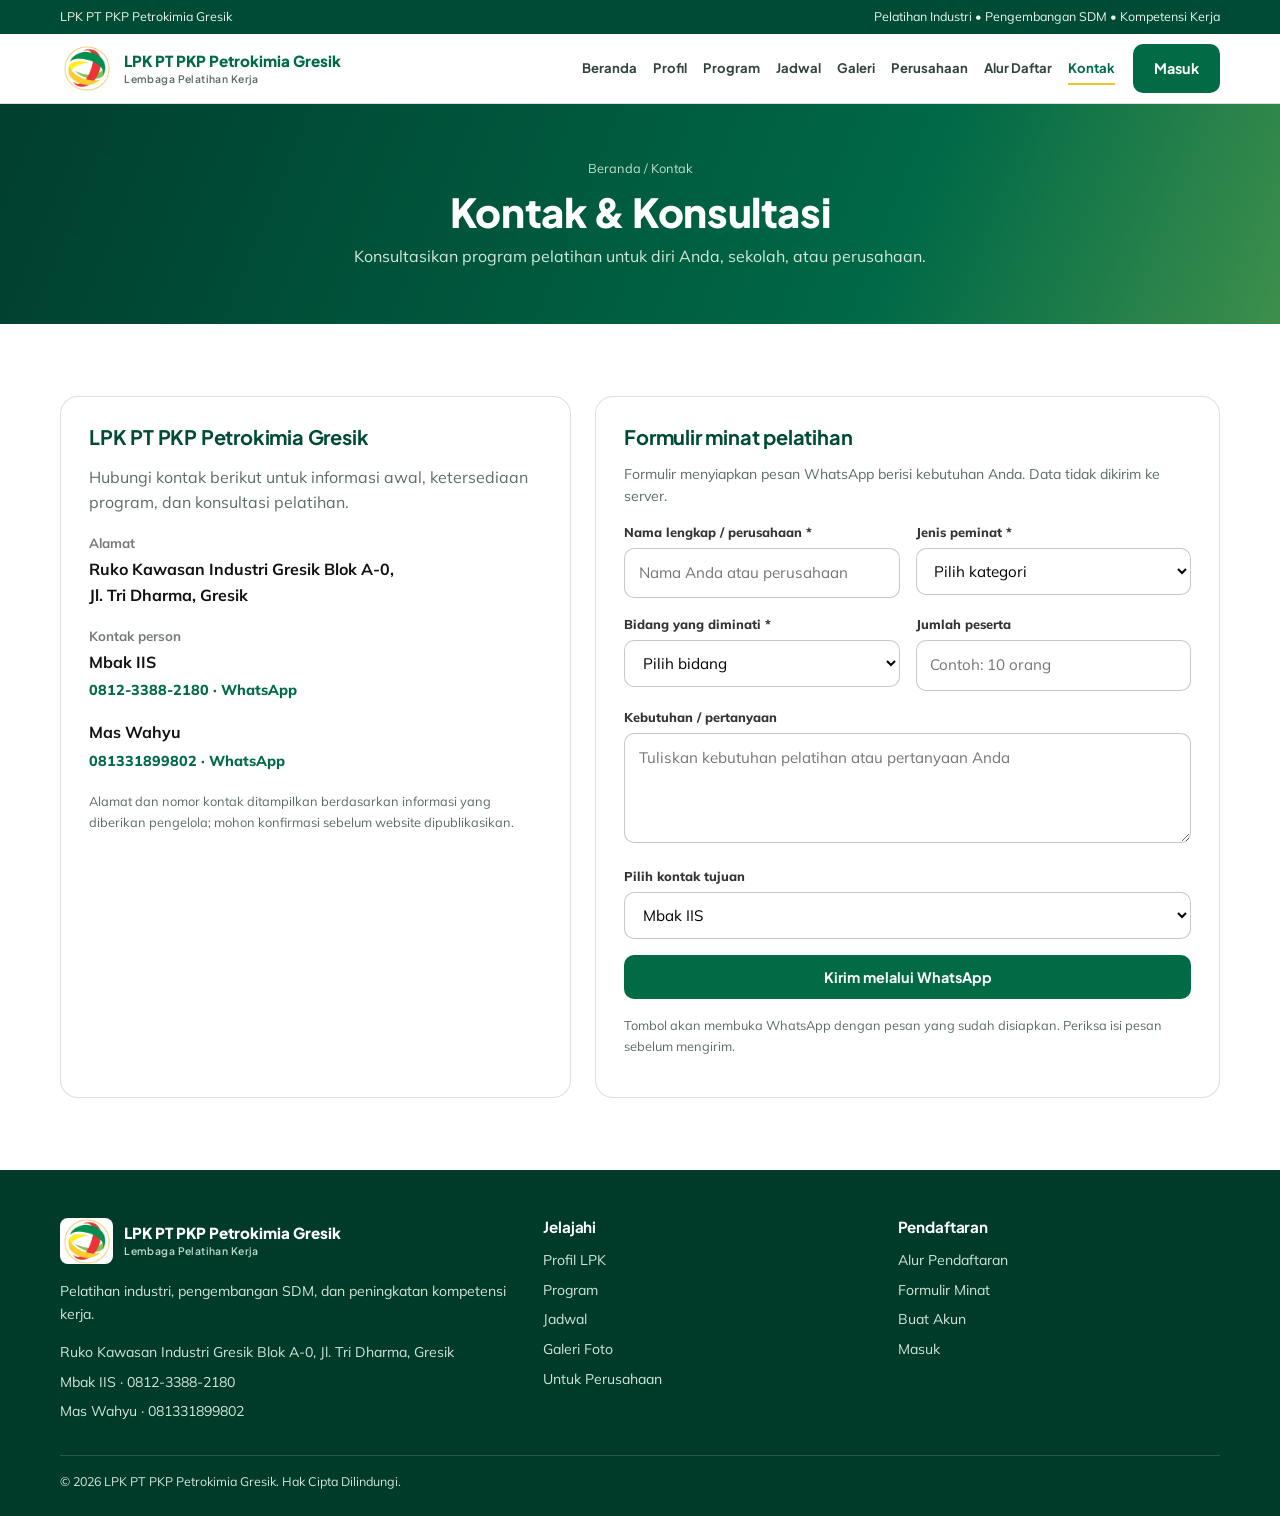
<file: kontak.html>
<!doctype html>
<html lang="id">
<head>
  <meta charset="utf-8">
  <meta name="viewport" content="width=device-width, initial-scale=1">
  <title>Kontak | LPK PT PKP Petrokimia Gresik</title>
  <link rel="preconnect" href="https://fonts.googleapis.com">
  <link rel="preconnect" href="https://fonts.gstatic.com" crossorigin>
  <link href="https://fonts.googleapis.com/css2?family=Plus+Jakarta+Sans:wght@400;500;600;700;800&family=Mulish:wght@400;500;600;700;800&display=swap" rel="stylesheet">
  <link rel="stylesheet" href="css/lpk.css">
</head>
<body>
  <div class="topbar"><div class="container"><span>LPK PT PKP Petrokimia Gresik</span><span>Pelatihan Industri • Pengembangan SDM • Kompetensi Kerja</span></div></div>
  <header class="site-header">
    <div class="container header-inner">
      <a class="brand" href="index.html" aria-label="Beranda"><img src="img/logo-lpk.jpg" alt="Logo PT PKP Petrokimia Gresik"><span class="brand-name">LPK PT PKP Petrokimia Gresik<small>Lembaga Pelatihan Kerja</small></span></a>
      <nav class="main-nav" id="mainNav" aria-label="Utama">
        <ul class="nav-list">
          <li><a href="index.html">Beranda</a></li>
          <li><a href="profil.html">Profil</a></li>
          <li><a href="program.html">Program</a></li>
          <li><a href="jadwal.html">Jadwal</a></li>
          <li><a href="galeri.html">Galeri</a></li>
          <li><a href="perusahaan.html">Perusahaan</a></li>
          <li><a href="alur-daftar.html">Alur Daftar</a></li>
          <li><a href="kontak.html" class="active">Kontak</a></li>
        </ul>
        <a class="btn btn-brand" href="login.html">Masuk</a>
      </nav>
      <button class="nav-toggle" id="navToggle" aria-label="Buka menu" aria-expanded="false" aria-controls="mainNav"><span></span><span></span><span></span></button>
    </div>
  </header>

  <section class="page-header">
    <div class="container">
      <div class="breadcrumb"><a href="index.html">Beranda</a> / Kontak</div>
      <h1>Kontak &amp; Konsultasi</h1>
      <p>Konsultasikan program pelatihan untuk diri Anda, sekolah, atau perusahaan.</p>
    </div>
  </section>

  <main>
    <section class="section">
      <div class="container">
        <div class="contact-grid">
          <div class="box">
            <h3>LPK PT PKP Petrokimia Gresik</h3>
            <p class="muted">Hubungi kontak berikut untuk informasi awal, ketersediaan program, dan konsultasi pelatihan.</p>
            <div class="line"><small>Alamat</small><strong>Ruko Kawasan Industri Gresik Blok A-0,<br>Jl. Tri Dharma, Gresik</strong></div>
            <div class="line"><small>Kontak person</small><strong>Mbak IIS</strong><br><a class="wa" href="https://wa.me/6281233882180" target="_blank" rel="noopener">0812-3388-2180 · WhatsApp</a></div>
            <div class="line"><strong>Mas Wahyu</strong><br><a class="wa" href="https://wa.me/6281331899802" target="_blank" rel="noopener">081331899802 · WhatsApp</a></div>
            <p class="fine">Alamat dan nomor kontak ditampilkan berdasarkan informasi yang diberikan pengelola; mohon konfirmasi sebelum website dipublikasikan.</p>
          </div>

          <div class="box">
            <h3>Formulir minat pelatihan</h3>
            <p class="muted" style="font-size:.88rem">Formulir menyiapkan pesan WhatsApp berisi kebutuhan Anda. Data tidak dikirim ke server.</p>
            <form class="lpk-form" id="leadForm">
              <div class="form-row">
                <div><label for="nama">Nama lengkap / perusahaan *</label><input id="nama" name="nama" required placeholder="Nama Anda atau perusahaan" autocomplete="organization"></div>
                <div><label for="peserta">Jenis peminat *</label>
                  <select id="peserta" name="peserta" required><option value="">Pilih kategori</option><option>Individu / calon peserta</option><option>Siswa / mahasiswa</option><option>Sekolah / perguruan tinggi</option><option>Perusahaan / industri</option></select></div>
              </div>
              <div class="form-row">
                <div><label for="programPilihan">Bidang yang diminati *</label>
                  <select id="programPilihan" name="programPilihan" required><option value="">Pilih bidang</option><option>Mekanik</option><option>Listrik</option><option>Instrumentasi</option><option>Laboratorium</option><option>K3 Industri</option><option>Utility</option><option>Pelatihan khusus / in-house</option><option>Lainnya</option></select></div>
                <div><label for="jumlah">Jumlah peserta</label><input id="jumlah" name="jumlah" placeholder="Contoh: 10 orang"></div>
              </div>
              <label for="pesan">Kebutuhan / pertanyaan</label>
              <textarea id="pesan" name="pesan" placeholder="Tuliskan kebutuhan pelatihan atau pertanyaan Anda"></textarea>
              <label for="pic">Pilih kontak tujuan</label>
              <select id="pic" name="pic"><option value="6281233882180">Mbak IIS</option><option value="6281331899802">Mas Wahyu</option></select>
              <button class="btn btn-brand" type="submit" style="width:100%">Kirim melalui WhatsApp</button>
              <p class="fine">Tombol akan membuka WhatsApp dengan pesan yang sudah disiapkan. Periksa isi pesan sebelum mengirim.</p>
            </form>
          </div>
        </div>
      </div>
    </section>
  </main>

  <footer class="site-footer">
    <div class="container">
      <div class="footer-top">
        <div>
          <a class="brand" href="index.html"><img src="img/logo-lpk.jpg" alt="Logo PT PKP Petrokimia Gresik"><span class="brand-name">LPK PT PKP Petrokimia Gresik<small>Lembaga Pelatihan Kerja</small></span></a>
          <p class="footer-blurb">Pelatihan industri, pengembangan SDM, dan peningkatan kompetensi kerja.</p>
          <ul>
            <li>Ruko Kawasan Industri Gresik Blok A-0, Jl. Tri Dharma, Gresik</li>
            <li><a href="https://wa.me/6281233882180" target="_blank" rel="noopener">Mbak IIS · 0812-3388-2180</a></li>
            <li><a href="https://wa.me/6281331899802" target="_blank" rel="noopener">Mas Wahyu · 081331899802</a></li>
          </ul>
        </div>
        <div><h3>Jelajahi</h3><ul><li><a href="profil.html">Profil LPK</a></li><li><a href="program.html">Program</a></li><li><a href="jadwal.html">Jadwal</a></li><li><a href="galeri.html">Galeri Foto</a></li><li><a href="perusahaan.html">Untuk Perusahaan</a></li></ul></div>
        <div><h3>Pendaftaran</h3><ul><li><a href="alur-daftar.html">Alur Pendaftaran</a></li><li><a href="kontak.html">Formulir Minat</a></li><li><a href="register.html">Buat Akun</a></li><li><a href="login.html">Masuk</a></li></ul></div>
      </div>
      <div class="footer-bottom"><span>© <span id="year">2026</span> LPK PT PKP Petrokimia Gresik. Hak Cipta Dilindungi.</span></div>
    </div>
  </footer>
  <script src="js/lpk.js"></script>
</body>
</html>
</file>
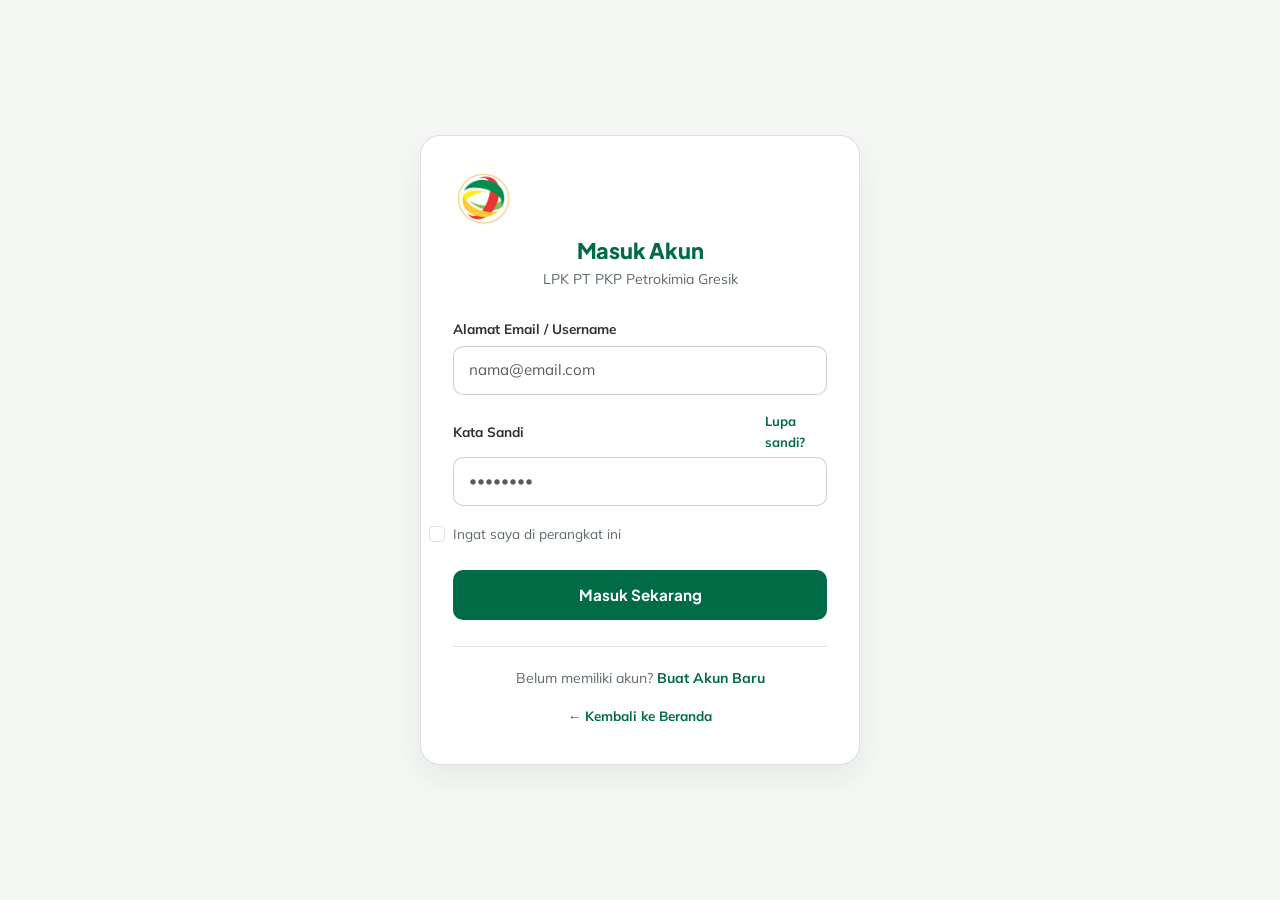
<file: login.html>
<!doctype html>
<html lang="id">
<head>
  <meta charset="utf-8">
  <meta name="viewport" content="width=device-width, initial-scale=1">
  <title>Masuk | LPK PT PKP Petrokimia Gresik</title>

  <link rel="preconnect" href="https://fonts.googleapis.com">
  <link rel="preconnect" href="https://fonts.gstatic.com" crossorigin>
  <link href="https://fonts.googleapis.com/css2?family=Plus+Jakarta+Sans:wght@500;600;700;800&family=Mulish:wght@400;500;600;700&display=swap" rel="stylesheet">

  <link rel="stylesheet" href="css/vendor/bootstrap.min.css">
  <link rel="stylesheet" href="css/lpk.css">

  <style>
    body {
      background-color: var(--lpk-paper, #f5f8f5);
      display: flex;
      flex-direction: column;
      justify-content: center;
      align-items: center;
      min-height: 100vh;
      margin: 0;
      padding: 1.25rem 1rem;
    }

    .auth-wrapper {
      width: 100%;
      max-width: 440px;
    }

    .auth-card {
      background: #ffffff;
      border-radius: 20px;
      box-shadow: 0 12px 32px rgba(0, 75, 53, 0.08);
      padding: 2.25rem 2rem;
      border: 1px solid var(--lpk-line, rgba(20,40,32,.14));
    }

    .auth-brand {
      text-align: center;
      margin-bottom: 1.75rem;
    }

    .auth-brand img {
      height: 52px;
      width: auto;
      border-radius: 8px;
      margin-bottom: .85rem;
    }

    .auth-brand h1 {
      font-size: 1.35rem;
      font-weight: 800;
      color: var(--lpk-primary, #006b45);
      margin: 0 0 .25rem;
    }

    .auth-brand p {
      font-size: .88rem;
      color: var(--lpk-muted, #5d6b65);
      margin: 0;
    }

    /* Memastikan label block di atas dan input full kiri-kanan */
    .auth-form .mb-3 {
      display: block !important;
      text-align: left;
    }

    .auth-form .form-label {
      display: block !important;
      width: 100% !important;
      font-weight: 700;
      font-size: .85rem;
      color: #2b3330;
      margin-bottom: .4rem;
    }

    .auth-form .form-control {
      display: block !important;
      width: 100% !important;
      padding: .75rem .95rem;
      border-radius: 10px;
      border: 1px solid rgba(20,40,32,.22);
      font-size: .95rem;
      color: #15372d;
    }

    .auth-form .form-control:focus {
      border-color: var(--lpk-primary, #006b45);
      box-shadow: 0 0 0 0.2rem rgba(0, 107, 69, 0.18);
    }

    .form-check {
      text-align: left;
      display: flex;
      align-items: center;
      gap: 0.5rem;
      padding-left: 0;
    }

    .form-check-input {
      margin-top: 0;
      float: none;
    }

    .form-check-label {
      font-size: .85rem;
      color: var(--lpk-muted, #5d6b65);
    }

    .btn-brand {
      padding: .8rem 1rem;
      border-radius: 10px;
      font-size: .95rem;
      width: 100%;
    }

    .forgot-link {
      font-size: .82rem;
      color: var(--lpk-primary, #006b45);
      font-weight: 700;
      text-decoration: none;
    }

    .forgot-link:hover {
      text-decoration: underline;
    }

    .auth-footer {
      text-align: center;
      margin-top: 1.6rem;
      padding-top: 1.25rem;
      border-top: 1px solid var(--lpk-line, rgba(20,40,32,.14));
      font-size: .88rem;
      color: var(--lpk-muted, #5d6b65);
    }

    .auth-footer a {
      color: var(--lpk-primary, #006b45);
      font-weight: 700;
      text-decoration: none;
    }

    .auth-footer a:hover {
      text-decoration: underline;
    }

    .back-home {
      display: inline-flex;
      align-items: center;
      gap: .3rem;
      margin-top: 1rem;
      font-size: .84rem;
      color: var(--lpk-muted, #5d6b65);
      font-weight: 600;
      text-decoration: none;
    }

    .back-home:hover {
      color: var(--lpk-primary, #006b45);
    }

    @media (max-width: 480px) {
      body {
        padding: 1rem .75rem;
      }
      .auth-card {
        padding: 1.6rem 1.25rem;
        border-radius: 16px;
      }
      .auth-brand img {
        height: 46px;
      }
      .auth-brand h1 {
        font-size: 1.2rem;
      }
      .auth-brand p {
        font-size: .82rem;
      }
    }
  </style>
</head>
<body>

  <div class="auth-wrapper">
    <div class="auth-card">
      <div class="auth-brand">
        <a href="index.html" aria-label="Ke beranda LPK">
          <img src="img/logo-lpk.jpg" alt="Logo LPK PT PKP Petrokimia Gresik">
        </a>
        <h1>Masuk Akun</h1>
        <p>LPK PT PKP Petrokimia Gresik</p>
      </div>

      <form action="#" method="post" class="auth-form">
        <div class="mb-3">
          <label for="email" class="form-label">Alamat Email / Username</label>
          <input type="email" class="form-control" id="email" name="email" placeholder="nama@email.com" required autocomplete="email">
        </div>

        <div class="mb-3">
          <div class="d-flex justify-content-between align-items-center mb-1">
            <label for="password" class="form-label mb-0">Kata Sandi</label>
            <a href="kontak.html" class="forgot-link">Lupa sandi?</a>
          </div>
          <input type="password" class="form-control" id="password" name="password" placeholder="••••••••" required autocomplete="current-password">
        </div>

        <div class="mb-4 form-check">
          <input type="checkbox" class="form-check-input" id="remember" name="remember">
          <label class="form-check-label" for="remember">Ingat saya di perangkat ini</label>
        </div>

        <button type="submit" class="btn btn-brand">Masuk Sekarang</button>
      </form>

      <div class="auth-footer">
        Belum memiliki akun? <a href="register.html">Buat Akun Baru</a>
        <div>
          <a href="index.html" class="back-home">&larr; Kembali ke Beranda</a>
        </div>
      </div>
    </div>
  </div>

</body>
</html>
</file>
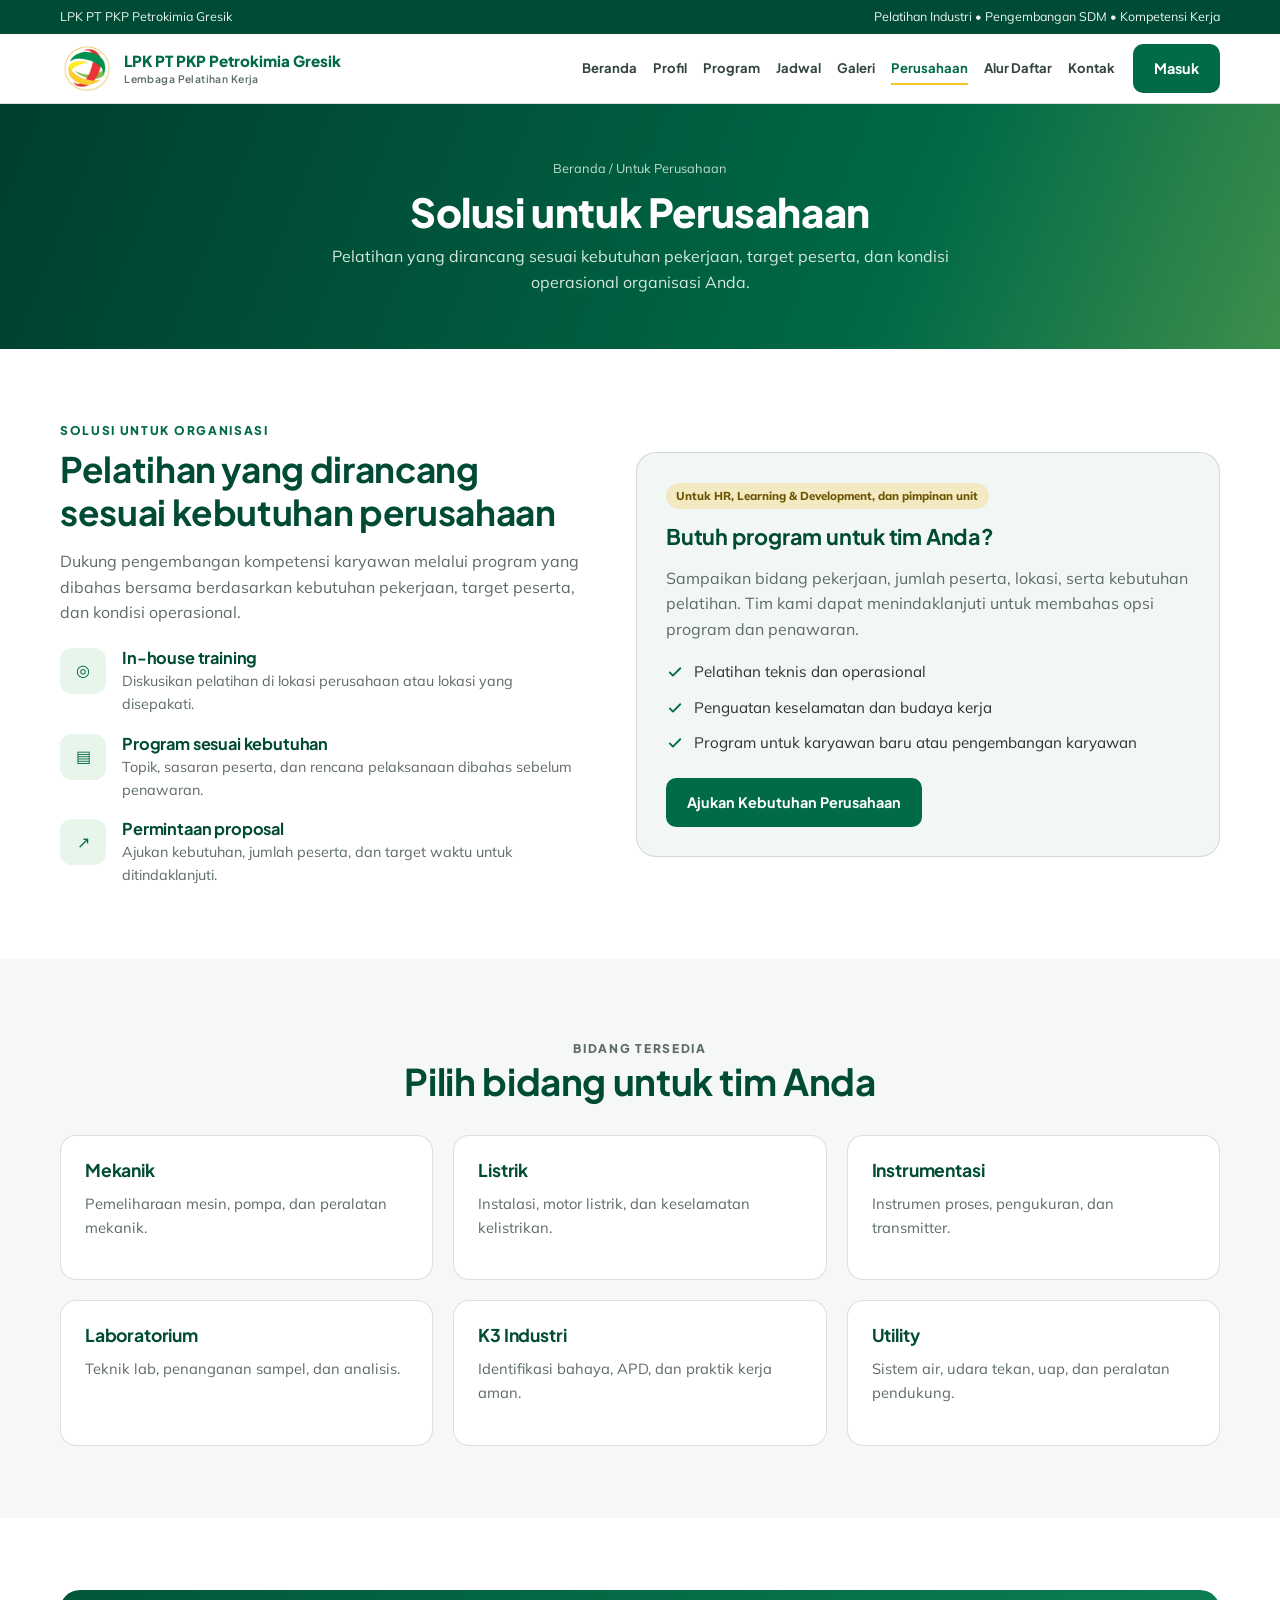
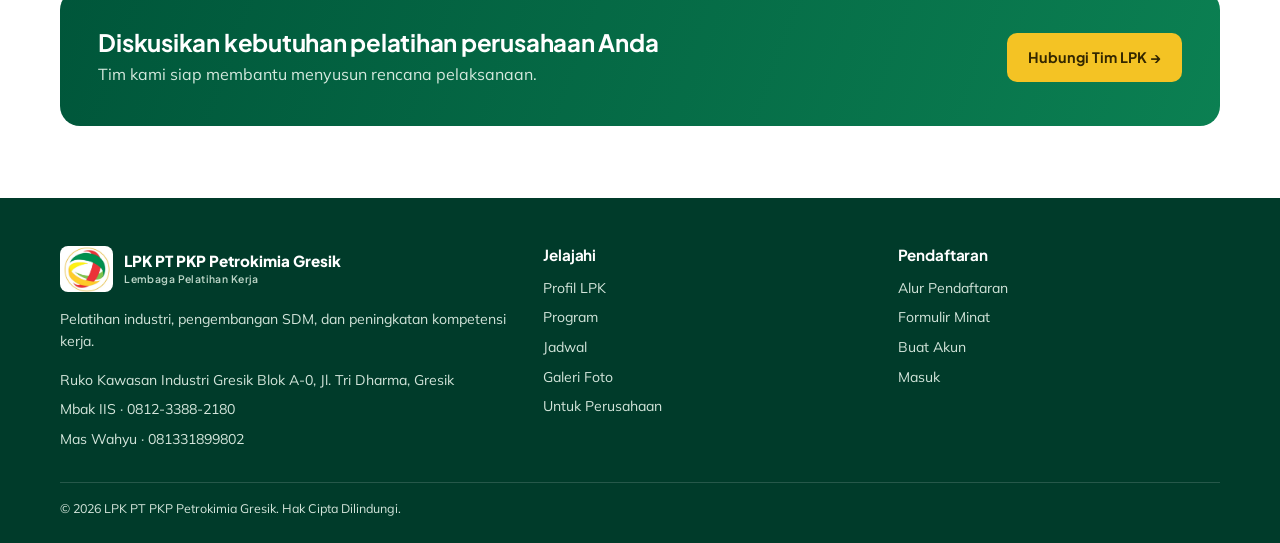
<file: perusahaan.html>
<!doctype html>
<html lang="id">
<head>
  <meta charset="utf-8">
  <meta name="viewport" content="width=device-width, initial-scale=1">
  <title>Untuk Perusahaan | LPK PT PKP Petrokimia Gresik</title>
  <link rel="preconnect" href="https://fonts.googleapis.com">
  <link rel="preconnect" href="https://fonts.gstatic.com" crossorigin>
  <link href="https://fonts.googleapis.com/css2?family=Plus+Jakarta+Sans:wght@400;500;600;700;800&family=Mulish:wght@400;500;600;700;800&display=swap" rel="stylesheet">
  <link rel="stylesheet" href="css/lpk.css">
</head>
<body>
  <div class="topbar"><div class="container"><span>LPK PT PKP Petrokimia Gresik</span><span>Pelatihan Industri • Pengembangan SDM • Kompetensi Kerja</span></div></div>
  <header class="site-header">
    <div class="container header-inner">
      <a class="brand" href="index.html" aria-label="Beranda"><img src="img/logo-lpk.jpg" alt="Logo PT PKP Petrokimia Gresik"><span class="brand-name">LPK PT PKP Petrokimia Gresik<small>Lembaga Pelatihan Kerja</small></span></a>
      <nav class="main-nav" id="mainNav" aria-label="Utama">
        <ul class="nav-list">
          <li><a href="index.html">Beranda</a></li>
          <li><a href="profil.html">Profil</a></li>
          <li><a href="program.html">Program</a></li>
          <li><a href="jadwal.html">Jadwal</a></li>
          <li><a href="galeri.html">Galeri</a></li>
          <li><a href="perusahaan.html" class="active">Perusahaan</a></li>
          <li><a href="alur-daftar.html">Alur Daftar</a></li>
          <li><a href="kontak.html">Kontak</a></li>
        </ul>
        <a class="btn btn-brand" href="login.html">Masuk</a>
      </nav>
      <button class="nav-toggle" id="navToggle" aria-label="Buka menu" aria-expanded="false" aria-controls="mainNav"><span></span><span></span><span></span></button>
    </div>
  </header>

  <section class="page-header">
    <div class="container">
      <div class="breadcrumb"><a href="index.html">Beranda</a> / Untuk Perusahaan</div>
      <h1>Solusi untuk Perusahaan</h1>
      <p>Pelatihan yang dirancang sesuai kebutuhan pekerjaan, target peserta, dan kondisi operasional organisasi Anda.</p>
    </div>
  </section>

  <main>
    <section class="section">
      <div class="container split">
        <div>
          <p class="kicker">Solusi untuk organisasi</p>
          <h2 style="font-size:clamp(1.6rem,3vw,2.2rem)">Pelatihan yang dirancang sesuai kebutuhan perusahaan</h2>
          <p class="muted">Dukung pengembangan kompetensi karyawan melalui program yang dibahas bersama berdasarkan kebutuhan pekerjaan, target peserta, dan kondisi operasional.</p>
          <ul class="benefits">
            <li class="benefit"><span class="ico">◎</span><div><h3>In-house training</h3><p>Diskusikan pelatihan di lokasi perusahaan atau lokasi yang disepakati.</p></div></li>
            <li class="benefit"><span class="ico">▤</span><div><h3>Program sesuai kebutuhan</h3><p>Topik, sasaran peserta, dan rencana pelaksanaan dibahas sebelum penawaran.</p></div></li>
            <li class="benefit"><span class="ico">↗</span><div><h3>Permintaan proposal</h3><p>Ajukan kebutuhan, jumlah peserta, dan target waktu untuk ditindaklanjuti.</p></div></li>
          </ul>
        </div>
        <div class="panel">
          <span class="tag">Untuk HR, Learning &amp; Development, dan pimpinan unit</span>
          <h3 style="margin-top:.9rem">Butuh program untuk tim Anda?</h3>
          <p class="muted">Sampaikan bidang pekerjaan, jumlah peserta, lokasi, serta kebutuhan pelatihan. Tim kami dapat menindaklanjuti untuk membahas opsi program dan penawaran.</p>
          <ul class="checklist">
            <li><svg viewBox="0 0 24 24" width="18" height="18"><path d="m5 12.5 4.2 4.2L19 7" fill="none" stroke="currentColor" stroke-width="2.4" stroke-linecap="round" stroke-linejoin="round"/></svg>Pelatihan teknis dan operasional</li>
            <li><svg viewBox="0 0 24 24" width="18" height="18"><path d="m5 12.5 4.2 4.2L19 7" fill="none" stroke="currentColor" stroke-width="2.4" stroke-linecap="round" stroke-linejoin="round"/></svg>Penguatan keselamatan dan budaya kerja</li>
            <li><svg viewBox="0 0 24 24" width="18" height="18"><path d="m5 12.5 4.2 4.2L19 7" fill="none" stroke="currentColor" stroke-width="2.4" stroke-linecap="round" stroke-linejoin="round"/></svg>Program untuk karyawan baru atau pengembangan karyawan</li>
          </ul>
          <a class="btn btn-brand" href="kontak.html">Ajukan Kebutuhan Perusahaan</a>
        </div>
      </div>
    </section>

    <section class="section alt">
      <div class="container">
        <div class="section-head center"><p class="kicker">Bidang tersedia</p><h2>Pilih bidang untuk tim Anda</h2></div>
        <div class="grid grid-3">
          <a class="card" href="program.html#mekanik"><h3>Mekanik</h3><p>Pemeliharaan mesin, pompa, dan peralatan mekanik.</p></a>
          <a class="card" href="program.html#listrik"><h3>Listrik</h3><p>Instalasi, motor listrik, dan keselamatan kelistrikan.</p></a>
          <a class="card" href="program.html#instrumentasi"><h3>Instrumentasi</h3><p>Instrumen proses, pengukuran, dan transmitter.</p></a>
          <a class="card" href="program.html#laboratorium"><h3>Laboratorium</h3><p>Teknik lab, penanganan sampel, dan analisis.</p></a>
          <a class="card" href="program.html#k3"><h3>K3 Industri</h3><p>Identifikasi bahaya, APD, dan praktik kerja aman.</p></a>
          <a class="card" href="program.html#utility"><h3>Utility</h3><p>Sistem air, udara tekan, uap, dan peralatan pendukung.</p></a>
        </div>
      </div>
    </section>

    <section class="section">
      <div class="container"><div class="cta-box"><div><h2>Diskusikan kebutuhan pelatihan perusahaan Anda</h2><p>Tim kami siap membantu menyusun rencana pelaksanaan.</p></div><a class="btn btn-gold" href="kontak.html">Hubungi Tim LPK →</a></div></div>
    </section>
  </main>

  <footer class="site-footer">
    <div class="container">
      <div class="footer-top">
        <div>
          <a class="brand" href="index.html"><img src="img/logo-lpk.jpg" alt="Logo PT PKP Petrokimia Gresik"><span class="brand-name">LPK PT PKP Petrokimia Gresik<small>Lembaga Pelatihan Kerja</small></span></a>
          <p class="footer-blurb">Pelatihan industri, pengembangan SDM, dan peningkatan kompetensi kerja.</p>
          <ul>
            <li>Ruko Kawasan Industri Gresik Blok A-0, Jl. Tri Dharma, Gresik</li>
            <li><a href="https://wa.me/6281233882180" target="_blank" rel="noopener">Mbak IIS · 0812-3388-2180</a></li>
            <li><a href="https://wa.me/6281331899802" target="_blank" rel="noopener">Mas Wahyu · 081331899802</a></li>
          </ul>
        </div>
        <div><h3>Jelajahi</h3><ul><li><a href="profil.html">Profil LPK</a></li><li><a href="program.html">Program</a></li><li><a href="jadwal.html">Jadwal</a></li><li><a href="galeri.html">Galeri Foto</a></li><li><a href="perusahaan.html">Untuk Perusahaan</a></li></ul></div>
        <div><h3>Pendaftaran</h3><ul><li><a href="alur-daftar.html">Alur Pendaftaran</a></li><li><a href="kontak.html">Formulir Minat</a></li><li><a href="register.html">Buat Akun</a></li><li><a href="login.html">Masuk</a></li></ul></div>
      </div>
      <div class="footer-bottom"><span>© <span id="year">2026</span> LPK PT PKP Petrokimia Gresik. Hak Cipta Dilindungi.</span></div>
    </div>
  </footer>
  <div class="mobile-cta"><a class="btn btn-brand" href="kontak.html">Tanya Program via WhatsApp</a></div>
  <script src="js/lpk.js"></script>
</body>
</html>
</file>
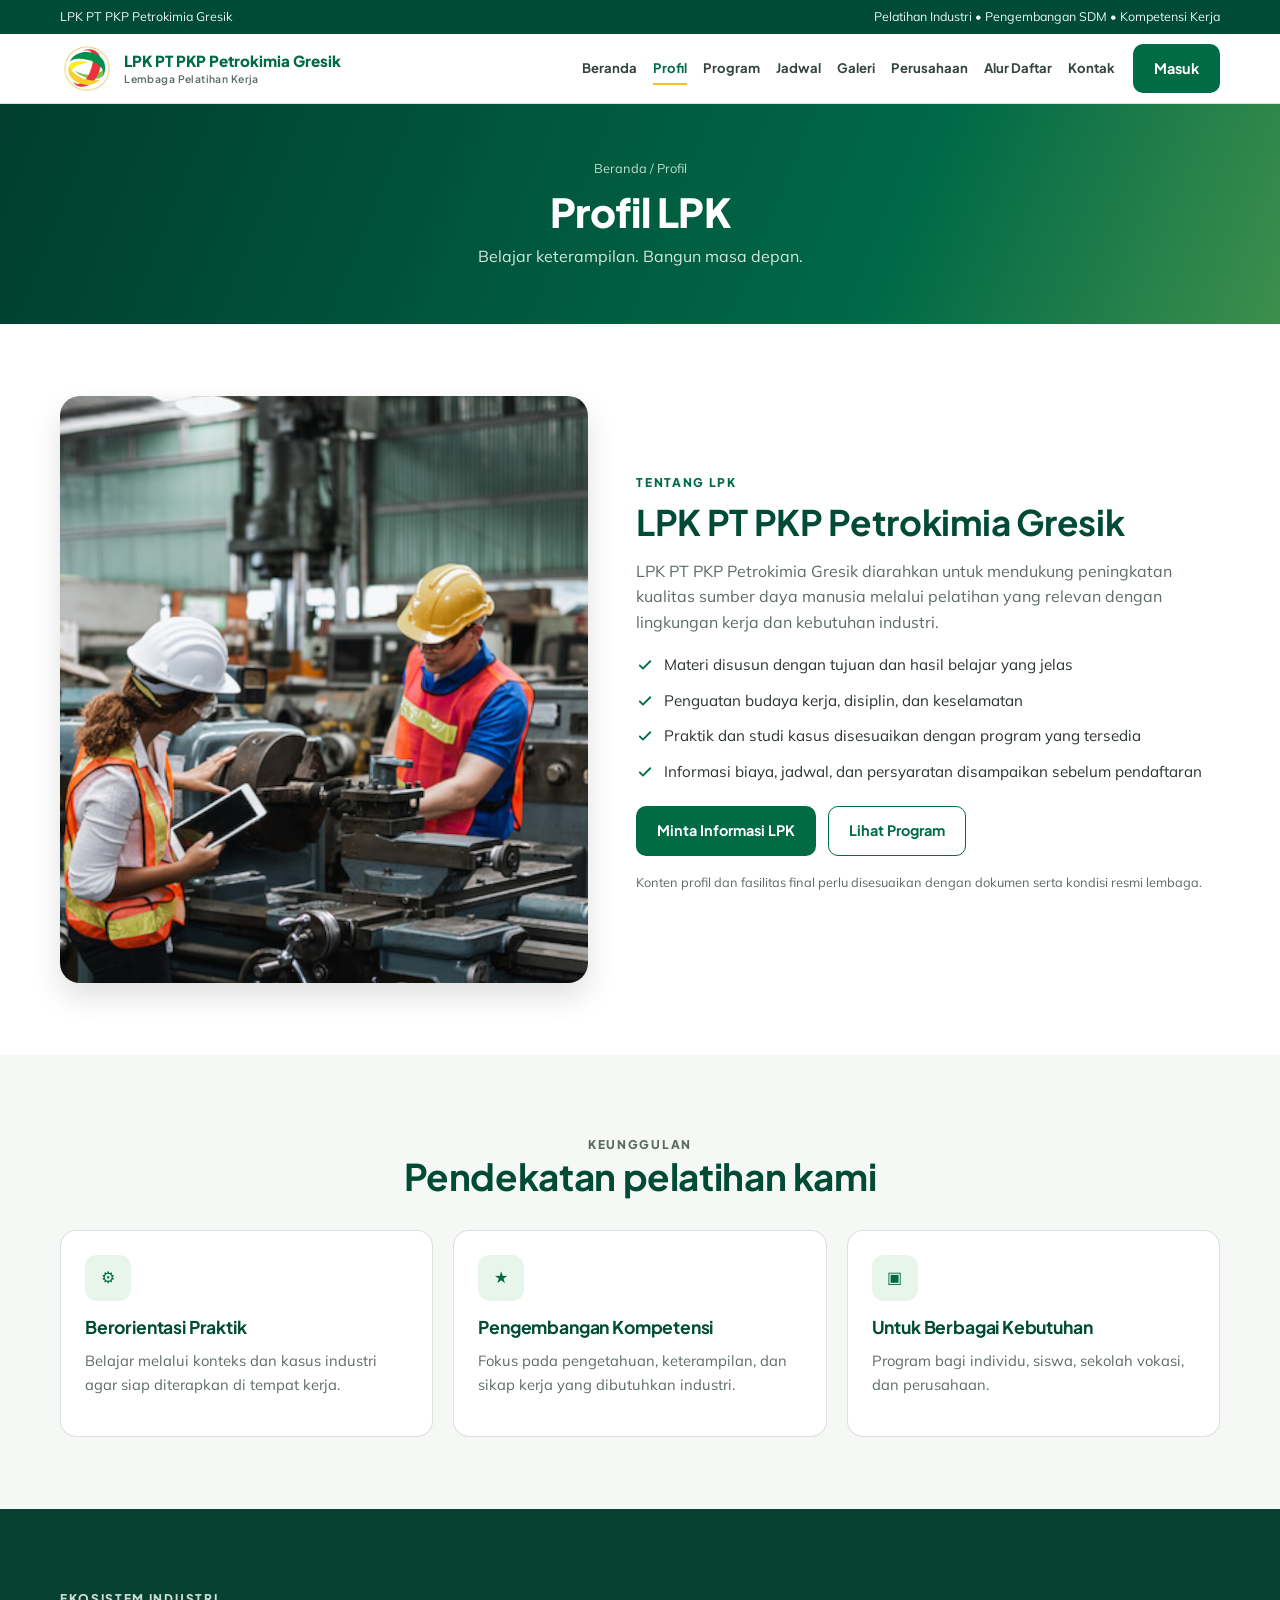
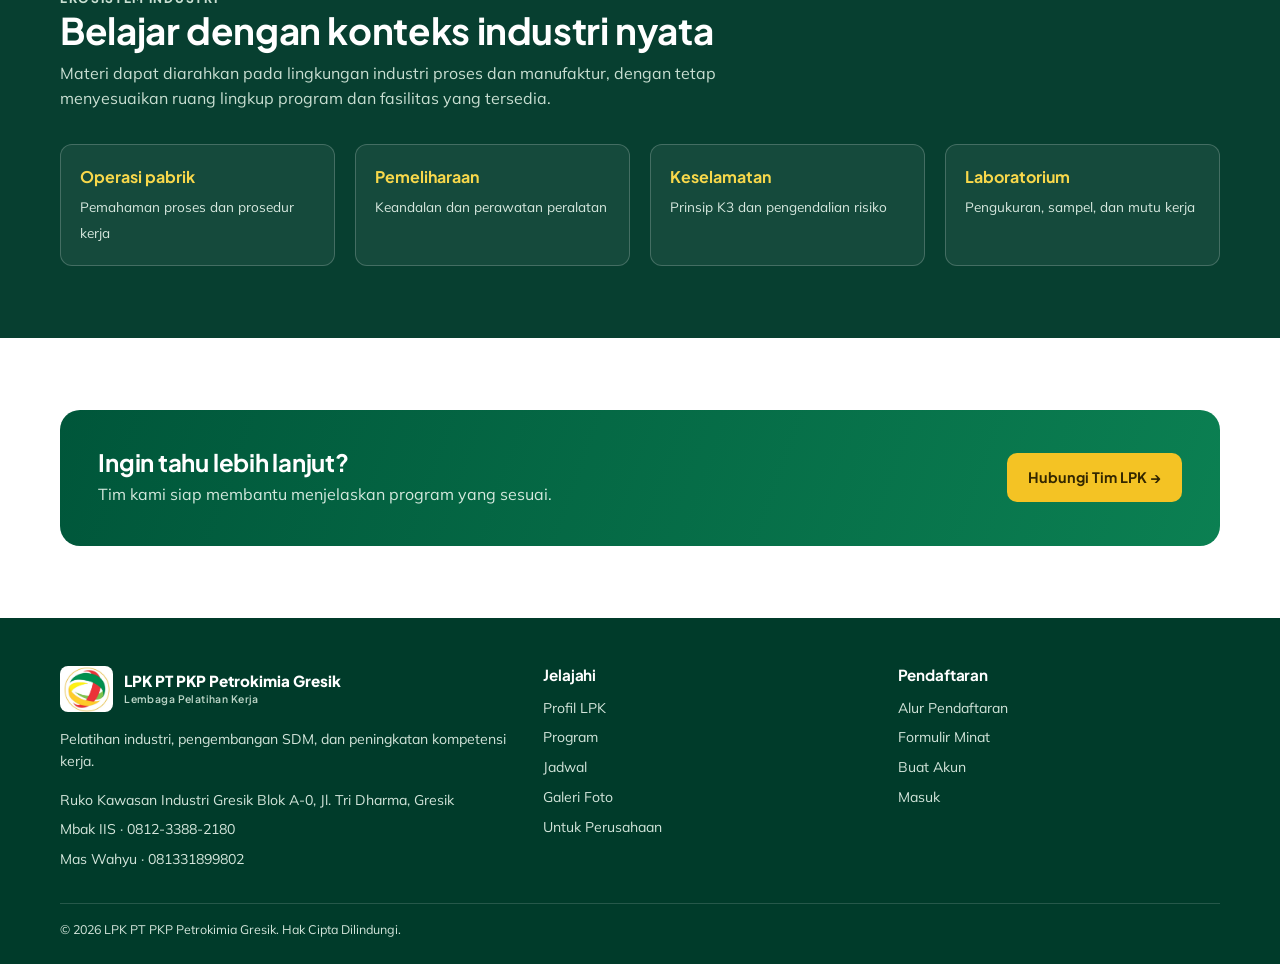
<file: profil.html>
<!doctype html>
<html lang="id">
<head>
  <meta charset="utf-8">
  <meta name="viewport" content="width=device-width, initial-scale=1">
  <title>Profil | LPK PT PKP Petrokimia Gresik</title>
  <link rel="preconnect" href="https://fonts.googleapis.com">
  <link rel="preconnect" href="https://fonts.gstatic.com" crossorigin>
  <link href="https://fonts.googleapis.com/css2?family=Plus+Jakarta+Sans:wght@400;500;600;700;800&family=Mulish:wght@400;500;600;700;800&display=swap" rel="stylesheet">
  <link rel="stylesheet" href="css/lpk.css">
</head>
<body>
  <div class="topbar"><div class="container"><span>LPK PT PKP Petrokimia Gresik</span><span>Pelatihan Industri • Pengembangan SDM • Kompetensi Kerja</span></div></div>
  <header class="site-header">
    <div class="container header-inner">
      <a class="brand" href="index.html" aria-label="Beranda"><img src="img/logo-lpk.jpg" alt="Logo PT PKP Petrokimia Gresik"><span class="brand-name">LPK PT PKP Petrokimia Gresik<small>Lembaga Pelatihan Kerja</small></span></a>
      <nav class="main-nav" id="mainNav" aria-label="Utama">
        <ul class="nav-list">
          <li><a href="index.html">Beranda</a></li>
          <li><a href="profil.html" class="active">Profil</a></li>
          <li><a href="program.html">Program</a></li>
          <li><a href="jadwal.html">Jadwal</a></li>
          <li><a href="galeri.html">Galeri</a></li>
          <li><a href="perusahaan.html">Perusahaan</a></li>
          <li><a href="alur-daftar.html">Alur Daftar</a></li>
          <li><a href="kontak.html">Kontak</a></li>
        </ul>
        <a class="btn btn-brand" href="login.html">Masuk</a>
      </nav>
      <button class="nav-toggle" id="navToggle" aria-label="Buka menu" aria-expanded="false" aria-controls="mainNav"><span></span><span></span><span></span></button>
    </div>
  </header>

  <section class="page-header">
    <div class="container">
      <div class="breadcrumb"><a href="index.html">Beranda</a> / Profil</div>
      <h1>Profil LPK</h1>
      <p>Belajar keterampilan. Bangun masa depan.</p>
    </div>
  </section>

  <main>
    <section class="section">
      <div class="container split">
        <div class="media-img"><img src="img/cta.jpg" alt="Instruktur memberikan materi di depan kelas pelatihan" loading="lazy"></div>
        <div>
          <p class="kicker">Tentang LPK</p>
          <h2 style="font-size:clamp(1.6rem,3vw,2.2rem)">LPK PT PKP Petrokimia Gresik</h2>
          <p class="muted">LPK PT PKP Petrokimia Gresik diarahkan untuk mendukung peningkatan kualitas sumber daya manusia melalui pelatihan yang relevan dengan lingkungan kerja dan kebutuhan industri.</p>
          <ul class="checklist">
            <li><svg viewBox="0 0 24 24" width="18" height="18"><path d="m5 12.5 4.2 4.2L19 7" fill="none" stroke="currentColor" stroke-width="2.4" stroke-linecap="round" stroke-linejoin="round"/></svg>Materi disusun dengan tujuan dan hasil belajar yang jelas</li>
            <li><svg viewBox="0 0 24 24" width="18" height="18"><path d="m5 12.5 4.2 4.2L19 7" fill="none" stroke="currentColor" stroke-width="2.4" stroke-linecap="round" stroke-linejoin="round"/></svg>Penguatan budaya kerja, disiplin, dan keselamatan</li>
            <li><svg viewBox="0 0 24 24" width="18" height="18"><path d="m5 12.5 4.2 4.2L19 7" fill="none" stroke="currentColor" stroke-width="2.4" stroke-linecap="round" stroke-linejoin="round"/></svg>Praktik dan studi kasus disesuaikan dengan program yang tersedia</li>
            <li><svg viewBox="0 0 24 24" width="18" height="18"><path d="m5 12.5 4.2 4.2L19 7" fill="none" stroke="currentColor" stroke-width="2.4" stroke-linecap="round" stroke-linejoin="round"/></svg>Informasi biaya, jadwal, dan persyaratan disampaikan sebelum pendaftaran</li>
          </ul>
          <div style="display:flex;gap:.75rem;flex-wrap:wrap">
            <a class="btn btn-brand" href="kontak.html">Minta Informasi LPK</a>
            <a class="btn btn-outline" href="program.html">Lihat Program</a>
          </div>
          <p class="fine">Konten profil dan fasilitas final perlu disesuaikan dengan dokumen serta kondisi resmi lembaga.</p>
        </div>
      </div>
    </section>

    <section class="section alt">
      <div class="container">
        <div class="section-head center"><p class="kicker">Keunggulan</p><h2>Pendekatan pelatihan kami</h2></div>
        <div class="grid grid-3">
          <article class="card"><div class="ico">⚙</div><h3>Berorientasi Praktik</h3><p>Belajar melalui konteks dan kasus industri agar siap diterapkan di tempat kerja.</p></article>
          <article class="card"><div class="ico">★</div><h3>Pengembangan Kompetensi</h3><p>Fokus pada pengetahuan, keterampilan, dan sikap kerja yang dibutuhkan industri.</p></article>
          <article class="card"><div class="ico">▣</div><h3>Untuk Berbagai Kebutuhan</h3><p>Program bagi individu, siswa, sekolah vokasi, dan perusahaan.</p></article>
        </div>
      </div>
    </section>

    <section class="industry section">
      <div class="container">
        <div class="section-head"><p class="kicker">Ekosistem industri</p><h2>Belajar dengan konteks industri nyata</h2><p>Materi dapat diarahkan pada lingkungan industri proses dan manufaktur, dengan tetap menyesuaikan ruang lingkup program dan fasilitas yang tersedia.</p></div>
        <div class="grid grid-4">
          <div class="industry-item"><strong>Operasi pabrik</strong><span>Pemahaman proses dan prosedur kerja</span></div>
          <div class="industry-item"><strong>Pemeliharaan</strong><span>Keandalan dan perawatan peralatan</span></div>
          <div class="industry-item"><strong>Keselamatan</strong><span>Prinsip K3 dan pengendalian risiko</span></div>
          <div class="industry-item"><strong>Laboratorium</strong><span>Pengukuran, sampel, dan mutu kerja</span></div>
        </div>
      </div>
    </section>

    <section class="section">
      <div class="container"><div class="cta-box"><div><h2>Ingin tahu lebih lanjut?</h2><p>Tim kami siap membantu menjelaskan program yang sesuai.</p></div><a class="btn btn-gold" href="kontak.html">Hubungi Tim LPK →</a></div></div>
    </section>
  </main>

  <footer class="site-footer">
    <div class="container">
      <div class="footer-top">
        <div>
          <a class="brand" href="index.html"><img src="img/logo-lpk.jpg" alt="Logo PT PKP Petrokimia Gresik"><span class="brand-name">LPK PT PKP Petrokimia Gresik<small>Lembaga Pelatihan Kerja</small></span></a>
          <p class="footer-blurb">Pelatihan industri, pengembangan SDM, dan peningkatan kompetensi kerja.</p>
          <ul>
            <li>Ruko Kawasan Industri Gresik Blok A-0, Jl. Tri Dharma, Gresik</li>
            <li><a href="https://wa.me/6281233882180" target="_blank" rel="noopener">Mbak IIS · 0812-3388-2180</a></li>
            <li><a href="https://wa.me/6281331899802" target="_blank" rel="noopener">Mas Wahyu · 081331899802</a></li>
          </ul>
        </div>
        <div><h3>Jelajahi</h3><ul><li><a href="profil.html">Profil LPK</a></li><li><a href="program.html">Program</a></li><li><a href="jadwal.html">Jadwal</a></li><li><a href="galeri.html">Galeri Foto</a></li><li><a href="perusahaan.html">Untuk Perusahaan</a></li></ul></div>
        <div><h3>Pendaftaran</h3><ul><li><a href="alur-daftar.html">Alur Pendaftaran</a></li><li><a href="kontak.html">Formulir Minat</a></li><li><a href="register.html">Buat Akun</a></li><li><a href="login.html">Masuk</a></li></ul></div>
      </div>
      <div class="footer-bottom"><span>© <span id="year">2026</span> LPK PT PKP Petrokimia Gresik. Hak Cipta Dilindungi.</span></div>
    </div>
  </footer>
  <div class="mobile-cta"><a class="btn btn-brand" href="kontak.html">Tanya Program via WhatsApp</a></div>
  <script src="js/lpk.js"></script>
</body>
</html>
</file>
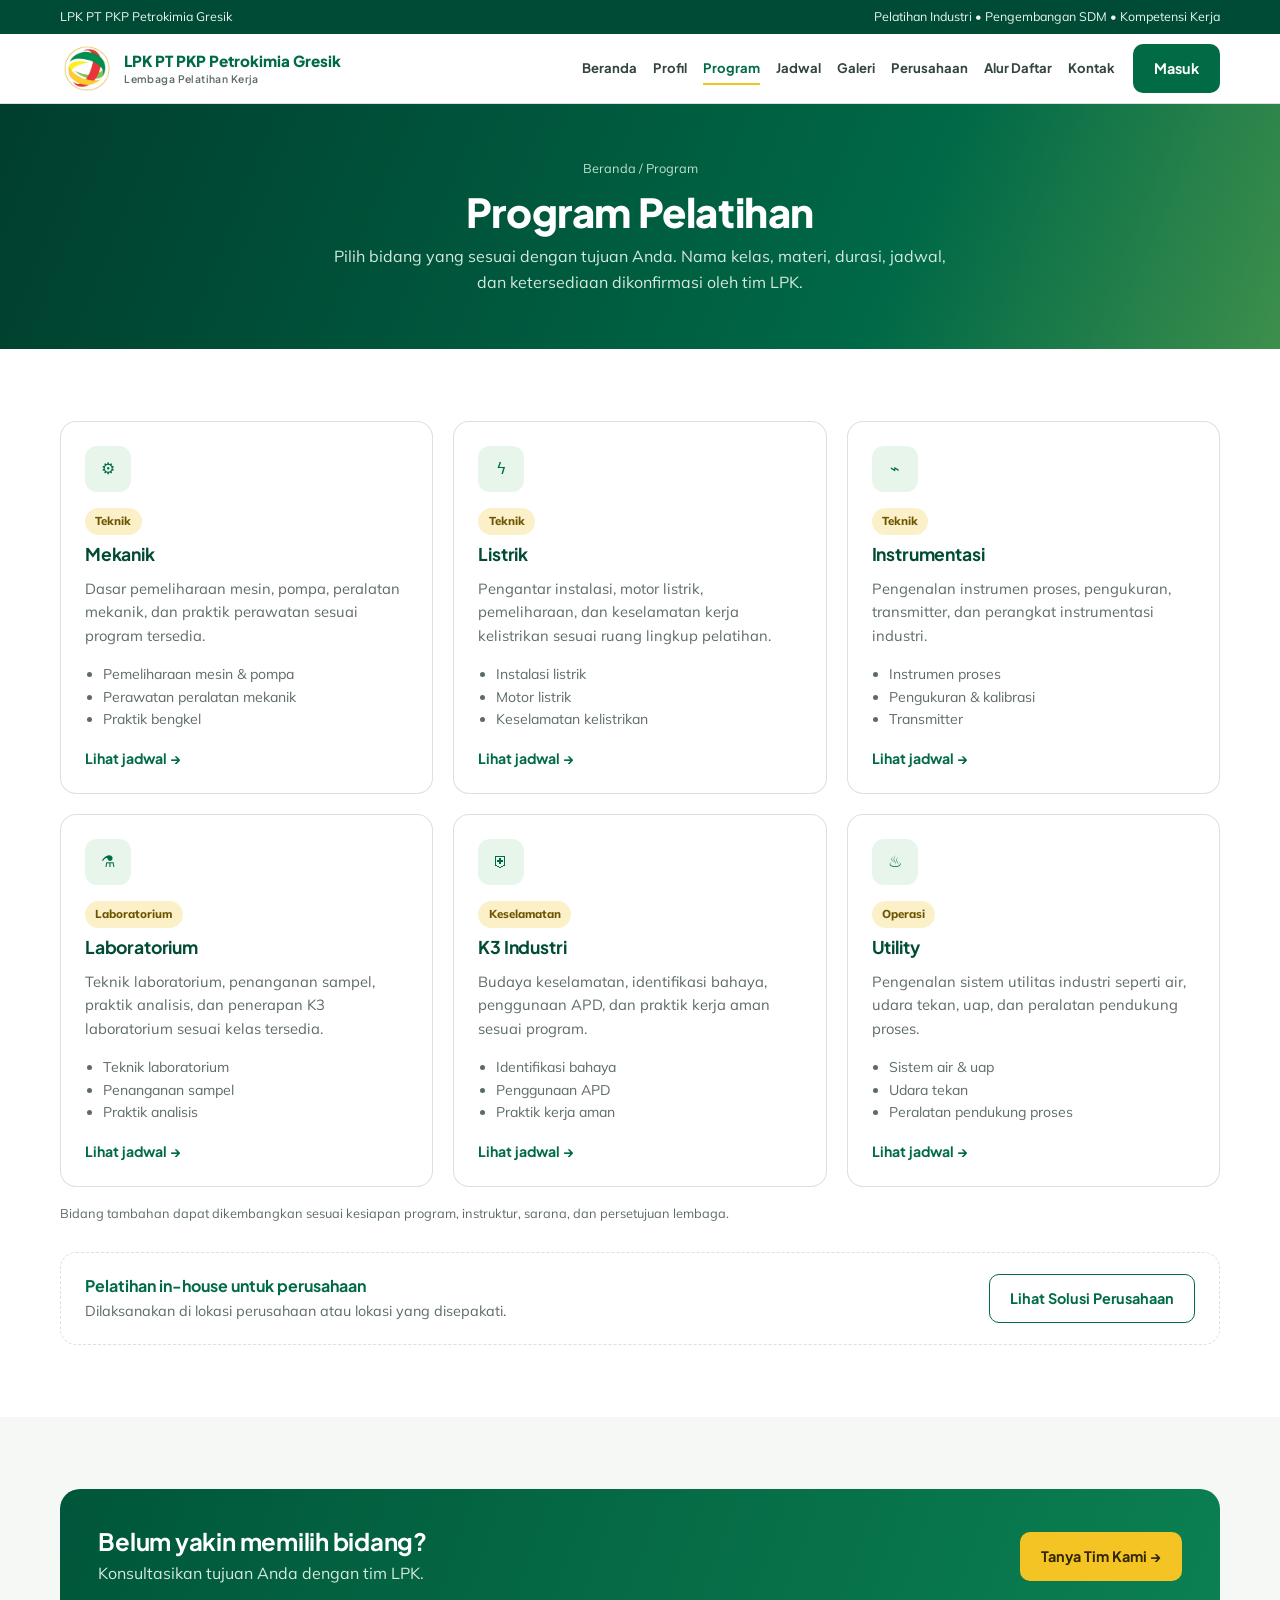
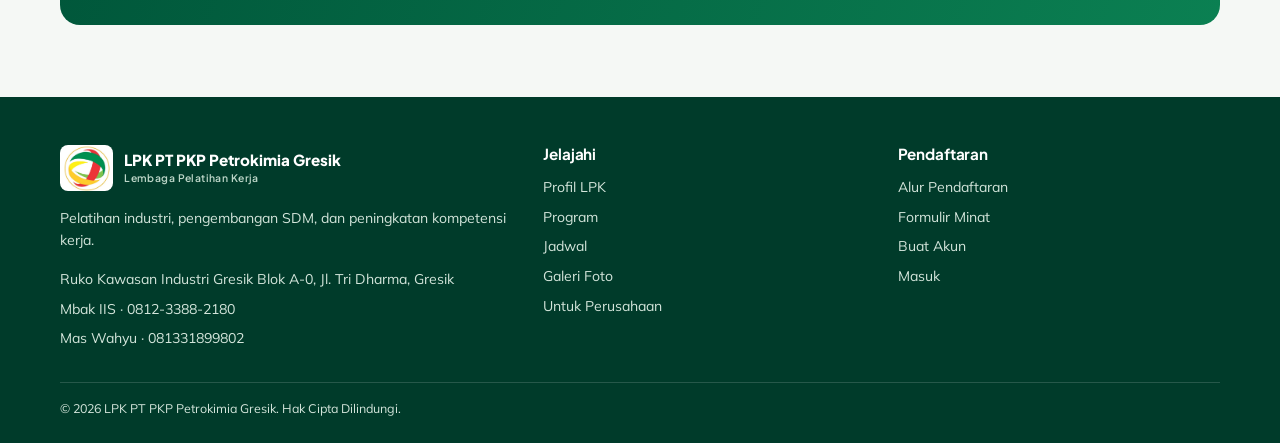
<file: program.html>
<!doctype html>
<html lang="id">
<head>
  <meta charset="utf-8">
  <meta name="viewport" content="width=device-width, initial-scale=1">
  <title>Program Pelatihan | LPK PT PKP Petrokimia Gresik</title>
  <link rel="preconnect" href="https://fonts.googleapis.com">
  <link rel="preconnect" href="https://fonts.gstatic.com" crossorigin>
  <link href="https://fonts.googleapis.com/css2?family=Plus+Jakarta+Sans:wght@400;500;600;700;800&family=Mulish:wght@400;500;600;700;800&display=swap" rel="stylesheet">
  <link rel="stylesheet" href="css/lpk.css">
  <style>.card{scroll-margin-top:100px}</style>
</head>
<body>
  <div class="topbar"><div class="container"><span>LPK PT PKP Petrokimia Gresik</span><span>Pelatihan Industri • Pengembangan SDM • Kompetensi Kerja</span></div></div>
  <header class="site-header">
    <div class="container header-inner">
      <a class="brand" href="index.html" aria-label="Beranda"><img src="img/logo-lpk.jpg" alt="Logo PT PKP Petrokimia Gresik"><span class="brand-name">LPK PT PKP Petrokimia Gresik<small>Lembaga Pelatihan Kerja</small></span></a>
      <nav class="main-nav" id="mainNav" aria-label="Utama">
        <ul class="nav-list">
          <li><a href="index.html">Beranda</a></li>
          <li><a href="profil.html">Profil</a></li>
          <li><a href="program.html" class="active">Program</a></li>
          <li><a href="jadwal.html">Jadwal</a></li>
          <li><a href="galeri.html">Galeri</a></li>
          <li><a href="perusahaan.html">Perusahaan</a></li>
          <li><a href="alur-daftar.html">Alur Daftar</a></li>
          <li><a href="kontak.html">Kontak</a></li>
        </ul>
        <a class="btn btn-brand" href="login.html">Masuk</a>
      </nav>
      <button class="nav-toggle" id="navToggle" aria-label="Buka menu" aria-expanded="false" aria-controls="mainNav"><span></span><span></span><span></span></button>
    </div>
  </header>

  <section class="page-header">
    <div class="container">
      <div class="breadcrumb"><a href="index.html">Beranda</a> / Program</div>
      <h1>Program Pelatihan</h1>
      <p>Pilih bidang yang sesuai dengan tujuan Anda. Nama kelas, materi, durasi, jadwal, dan ketersediaan dikonfirmasi oleh tim LPK.</p>
    </div>
  </section>

  <main>
    <section class="section">
      <div class="container">
        <div class="grid grid-3">
          <article class="card" id="mekanik"><div class="ico">⚙</div><span class="tag" style="align-self:flex-start;margin-bottom:.6rem">Teknik</span><h3>Mekanik</h3><p>Dasar pemeliharaan mesin, pompa, peralatan mekanik, dan praktik perawatan sesuai program tersedia.</p><ul><li>Pemeliharaan mesin &amp; pompa</li><li>Perawatan peralatan mekanik</li><li>Praktik bengkel</li></ul><a class="link-arrow" href="jadwal.html">Lihat jadwal →</a></article>
          <article class="card" id="listrik"><div class="ico">ϟ</div><span class="tag" style="align-self:flex-start;margin-bottom:.6rem">Teknik</span><h3>Listrik</h3><p>Pengantar instalasi, motor listrik, pemeliharaan, dan keselamatan kerja kelistrikan sesuai ruang lingkup pelatihan.</p><ul><li>Instalasi listrik</li><li>Motor listrik</li><li>Keselamatan kelistrikan</li></ul><a class="link-arrow" href="jadwal.html">Lihat jadwal →</a></article>
          <article class="card" id="instrumentasi"><div class="ico">⌁</div><span class="tag" style="align-self:flex-start;margin-bottom:.6rem">Teknik</span><h3>Instrumentasi</h3><p>Pengenalan instrumen proses, pengukuran, transmitter, dan perangkat instrumentasi industri.</p><ul><li>Instrumen proses</li><li>Pengukuran &amp; kalibrasi</li><li>Transmitter</li></ul><a class="link-arrow" href="jadwal.html">Lihat jadwal →</a></article>
          <article class="card" id="laboratorium"><div class="ico">⚗</div><span class="tag" style="align-self:flex-start;margin-bottom:.6rem">Laboratorium</span><h3>Laboratorium</h3><p>Teknik laboratorium, penanganan sampel, praktik analisis, dan penerapan K3 laboratorium sesuai kelas tersedia.</p><ul><li>Teknik laboratorium</li><li>Penanganan sampel</li><li>Praktik analisis</li></ul><a class="link-arrow" href="jadwal.html">Lihat jadwal →</a></article>
          <article class="card" id="k3"><div class="ico">⛨</div><span class="tag" style="align-self:flex-start;margin-bottom:.6rem">Keselamatan</span><h3>K3 Industri</h3><p>Budaya keselamatan, identifikasi bahaya, penggunaan APD, dan praktik kerja aman sesuai program.</p><ul><li>Identifikasi bahaya</li><li>Penggunaan APD</li><li>Praktik kerja aman</li></ul><a class="link-arrow" href="jadwal.html">Lihat jadwal →</a></article>
          <article class="card" id="utility"><div class="ico">♨</div><span class="tag" style="align-self:flex-start;margin-bottom:.6rem">Operasi</span><h3>Utility</h3><p>Pengenalan sistem utilitas industri seperti air, udara tekan, uap, dan peralatan pendukung proses.</p><ul><li>Sistem air &amp; uap</li><li>Udara tekan</li><li>Peralatan pendukung proses</li></ul><a class="link-arrow" href="jadwal.html">Lihat jadwal →</a></article>
        </div>
        <p class="fine">Bidang tambahan dapat dikembangkan sesuai kesiapan program, instruktur, sarana, dan persetujuan lembaga.</p>

        <div class="callout">
          <div class="callout-text"><strong>Pelatihan in-house untuk perusahaan</strong><span>Dilaksanakan di lokasi perusahaan atau lokasi yang disepakati.</span></div>
          <a class="btn btn-outline" href="perusahaan.html">Lihat Solusi Perusahaan</a>
        </div>
      </div>
    </section>

    <section class="section alt">
      <div class="container"><div class="cta-box"><div><h2>Belum yakin memilih bidang?</h2><p>Konsultasikan tujuan Anda dengan tim LPK.</p></div><a class="btn btn-gold" href="kontak.html">Tanya Tim Kami →</a></div></div>
    </section>
  </main>

  <footer class="site-footer">
    <div class="container">
      <div class="footer-top">
        <div>
          <a class="brand" href="index.html"><img src="img/logo-lpk.jpg" alt="Logo PT PKP Petrokimia Gresik"><span class="brand-name">LPK PT PKP Petrokimia Gresik<small>Lembaga Pelatihan Kerja</small></span></a>
          <p class="footer-blurb">Pelatihan industri, pengembangan SDM, dan peningkatan kompetensi kerja.</p>
          <ul>
            <li>Ruko Kawasan Industri Gresik Blok A-0, Jl. Tri Dharma, Gresik</li>
            <li><a href="https://wa.me/6281233882180" target="_blank" rel="noopener">Mbak IIS · 0812-3388-2180</a></li>
            <li><a href="https://wa.me/6281331899802" target="_blank" rel="noopener">Mas Wahyu · 081331899802</a></li>
          </ul>
        </div>
        <div><h3>Jelajahi</h3><ul><li><a href="profil.html">Profil LPK</a></li><li><a href="program.html">Program</a></li><li><a href="jadwal.html">Jadwal</a></li><li><a href="galeri.html">Galeri Foto</a></li><li><a href="perusahaan.html">Untuk Perusahaan</a></li></ul></div>
        <div><h3>Pendaftaran</h3><ul><li><a href="alur-daftar.html">Alur Pendaftaran</a></li><li><a href="kontak.html">Formulir Minat</a></li><li><a href="register.html">Buat Akun</a></li><li><a href="login.html">Masuk</a></li></ul></div>
      </div>
      <div class="footer-bottom"><span>© <span id="year">2026</span> LPK PT PKP Petrokimia Gresik. Hak Cipta Dilindungi.</span></div>
    </div>
  </footer>
  <div class="mobile-cta"><a class="btn btn-brand" href="kontak.html">Tanya Program via WhatsApp</a></div>
  <script src="js/lpk.js"></script>
</body>
</html>
</file>
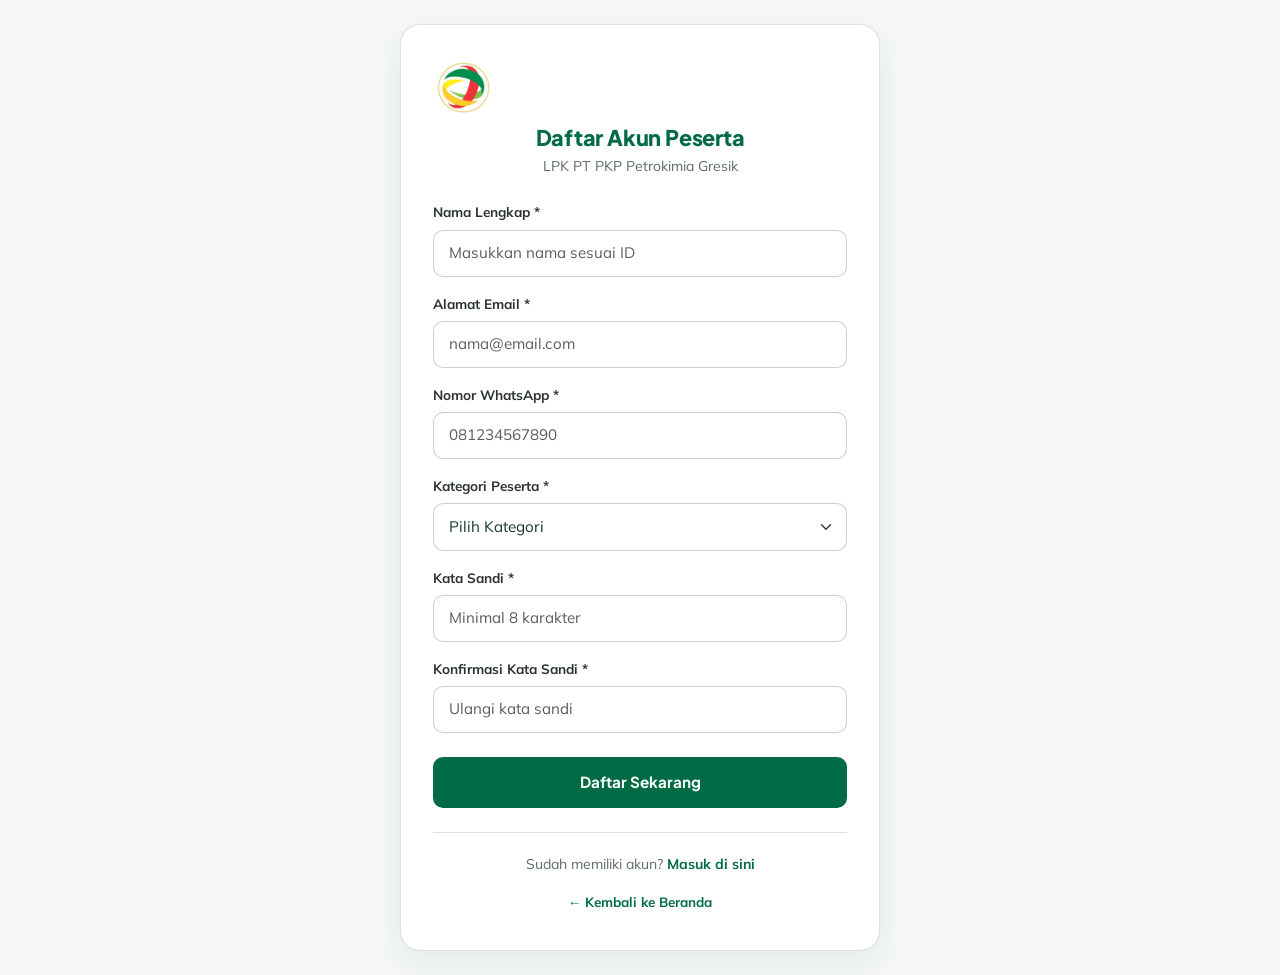
<file: register.html>
<!doctype html>
<html lang="id">
<head>
  <meta charset="utf-8">
  <meta name="viewport" content="width=device-width, initial-scale=1">
  <title>Buat Akun Baru | LPK PT PKP Petrokimia Gresik</title>

  <link rel="preconnect" href="https://fonts.googleapis.com">
  <link rel="preconnect" href="https://fonts.gstatic.com" crossorigin>
  <link href="https://fonts.googleapis.com/css2?family=Plus+Jakarta+Sans:wght@500;600;700;800&family=Mulish:wght@400;500;600;700&display=swap" rel="stylesheet">

  <link rel="stylesheet" href="css/vendor/bootstrap.min.css">
  <link rel="stylesheet" href="css/lpk.css">

  <style>
    body {
      background-color: var(--lpk-paper, #f5f8f5);
      display: flex;
      flex-direction: column;
      justify-content: center;
      align-items: center;
      min-height: 100vh;
      margin: 0;
      padding: 1.5rem 1rem;
    }

    .auth-wrapper {
      width: 100%;
      max-width: 480px;
    }

    .auth-card {
      background: #ffffff;
      border-radius: 20px;
      box-shadow: 0 12px 32px rgba(0, 75, 53, 0.08);
      padding: 2.25rem 2rem;
      border: 1px solid var(--lpk-line, rgba(20,40,32,.14));
    }

    .auth-brand {
      text-align: center;
      margin-bottom: 1.5rem;
    }

    .auth-brand img {
      height: 52px;
      width: auto;
      border-radius: 8px;
      margin-bottom: .75rem;
    }

    .auth-brand h1 {
      font-size: 1.35rem;
      font-weight: 800;
      color: var(--lpk-primary, #006b45);
      margin: 0 0 .25rem;
    }

    .auth-brand p {
      font-size: .88rem;
      color: var(--lpk-muted, #5d6b65);
      margin: 0;
    }

    /* Memastikan label block di atas dan input full kiri-kanan */
    .auth-form .mb-3, .auth-form .mb-4 {
      display: block !important;
      text-align: left;
    }

    .auth-form .form-label {
      display: block !important;
      width: 100% !important;
      font-weight: 700;
      font-size: .85rem;
      color: #2b3330;
      margin-bottom: .4rem;
    }

    .auth-form .form-control, .auth-form .form-select {
      display: block !important;
      width: 100% !important;
      padding: .7rem .95rem;
      border-radius: 10px;
      border: 1px solid rgba(20,40,32,.22);
      font-size: .95rem;
      color: #15372d;
      background-color: #fff;
    }

    .auth-form .form-control:focus, .auth-form .form-select:focus {
      border-color: var(--lpk-primary, #006b45);
      box-shadow: 0 0 0 0.2rem rgba(0, 107, 69, 0.18);
    }

    .btn-brand {
      padding: .8rem 1rem;
      border-radius: 10px;
      font-size: .95rem;
      width: 100%;
    }

    .auth-footer {
      text-align: center;
      margin-top: 1.5rem;
      padding-top: 1.25rem;
      border-top: 1px solid var(--lpk-line, rgba(20,40,32,.14));
      font-size: .88rem;
      color: var(--lpk-muted, #5d6b65);
    }

    .auth-footer a {
      color: var(--lpk-primary, #006b45);
      font-weight: 700;
      text-decoration: none;
    }

    .auth-footer a:hover {
      text-decoration: underline;
    }

    .back-home {
      display: inline-flex;
      align-items: center;
      gap: .3rem;
      margin-top: 1rem;
      font-size: .84rem;
      color: var(--lpk-muted, #5d6b65);
      font-weight: 600;
      text-decoration: none;
    }

    .back-home:hover {
      color: var(--lpk-primary, #006b45);
    }

    @media (max-width: 480px) {
      body {
        padding: 1rem .75rem;
      }
      .auth-card {
        padding: 1.6rem 1.25rem;
        border-radius: 16px;
      }
      .auth-brand img {
        height: 46px;
      }
      .auth-brand h1 {
        font-size: 1.2rem;
      }
      .auth-brand p {
        font-size: .82rem;
      }
    }
  </style>
</head>
<body>

  <div class="auth-wrapper">
    <div class="auth-card">
      <div class="auth-brand">
        <a href="index.html" aria-label="Ke beranda LPK">
          <img src="img/logo-lpk.jpg" alt="Logo LPK PT PKP Petrokimia Gresik">
        
        <h1>Daftar Akun Peserta</h1>
        <p>LPK PT PKP Petrokimia Gresik</p>
        </a>
      </div>

      <form action="#" method="post" class="auth-form">
        <div class="mb-3">
          <label for="fullname" class="form-label">Nama Lengkap *</label>
          <input type="text" class="form-control" id="fullname" name="fullname" placeholder="Masukkan nama sesuai ID" required autocomplete="name">
        </div>

        <div class="mb-3">
          <label for="email" class="form-label">Alamat Email *</label>
          <input type="email" class="form-control" id="email" name="email" placeholder="nama@email.com" required autocomplete="email">
        </div>

        <div class="mb-3">
          <label for="whatsapp" class="form-label">Nomor WhatsApp *</label>
          <input type="tel" class="form-control" id="whatsapp" name="whatsapp" placeholder="081234567890" required autocomplete="tel">
        </div>

        <div class="mb-3">
          <label for="category" class="form-label">Kategori Peserta *</label>
          <select class="form-select" id="category" name="category" required>
            <option value="">Pilih Kategori</option>
            <option value="umum">Individu / Umum</option>
            <option value="pelajar">Siswa / Mahasiswa</option>
            <option value="perusahaan">Utusan Perusahaan</option>
          </select>
        </div>

        <div class="mb-3">
          <label for="password" class="form-label">Kata Sandi *</label>
          <input type="password" class="form-control" id="password" name="password" placeholder="Minimal 8 karakter" required autocomplete="new-password">
        </div>

        <div class="mb-4">
          <label for="confirm_password" class="form-label">Konfirmasi Kata Sandi *</label>
          <input type="password" class="form-control" id="confirm_password" name="confirm_password" placeholder="Ulangi kata sandi" required autocomplete="new-password">
        </div>

        <div>
          <a>  </a>
        </div>
        <button type="submit" class="btn btn-brand">Daftar Sekarang</button>
      </form>

      <div class="auth-footer">
        Sudah memiliki akun? <a href="login.html">Masuk di sini</a>
        <div>
          <a href="index.html" class="back-home">&larr; Kembali ke Beranda</a>
        </div>
      </div>
    </div>
  </div>

</body>
</html>
</file>
<file: css/lpk.css>
/* ==========================================================
   LPK PT PKP Petrokimia Gresik — stylesheet bersama
   Dipakai semua halaman (index, profil, program, jadwal, galeri,
   perusahaan, alur-daftar, kontak). Tidak bergantung pada style.css template.
   ========================================================== */
:root{
  --lpk-primary:#006b45;
  --lpk-primary-hover:#005234;
  --lpk-deep:#004b35;
  --lpk-accent:#008e5c;
  --lpk-lime:#8ac440;
  --lpk-gold:#f4c324;
  --lpk-ink:#15372d;
  --lpk-muted:#5d6b65;
  --lpk-line:rgba(20,40,32,.14);
  --lpk-soft:rgba(0,107,69,.05);
  --lpk-paper:#f5f8f5;
  --font-heading:'Plus Jakarta Sans',-apple-system,BlinkMacSystemFont,'Segoe UI',Roboto,sans-serif;
  --font-body:'Mulish',-apple-system,BlinkMacSystemFont,'Segoe UI',Roboto,sans-serif;
}
*{box-sizing:border-box}
html{scroll-behavior:smooth}
body{margin:0;font-family:var(--font-body);color:#2b3330;background:#fff;line-height:1.6}
img{max-width:100%;display:block}
a{color:inherit;text-decoration:none}
h1,h2,h3,h4{font-family:var(--font-heading);letter-spacing:-.01em;color:var(--lpk-deep);margin:0 0 .5rem;line-height:1.2}
.container{width:min(1160px,92%);margin:0 auto}
.section{padding:72px 0}
.section.alt{background:var(--lpk-paper)}
.kicker{font-size:.75rem;letter-spacing:.14em;text-transform:uppercase;font-weight:800;color:var(--lpk-primary);margin:0 0 .5rem;font-family:var(--font-heading)}
.section-head{max-width:720px;margin-bottom:2rem}
.section-head h2{font-size:clamp(1.6rem,3.2vw,2.3rem)}
.section-head p{color:var(--lpk-muted);margin:.5rem 0 0}
.section-head.center{text-align:center;margin-left:auto;margin-right:auto}
.muted{color:var(--lpk-muted)}
.fine{font-size:.8rem;color:var(--lpk-muted);margin-top:1rem}

/* Tombol */
.btn{display:inline-flex;align-items:center;justify-content:center;gap:.4rem;padding:.75rem 1.25rem;border-radius:10px;font-family:var(--font-heading);font-weight:700;font-size:.9rem;border:1.5px solid transparent;cursor:pointer;transition:.2s}
.btn-brand{background:var(--lpk-primary);color:#fff}
.btn-brand:hover{background:var(--lpk-primary-hover);color:#fff}
.btn-gold{background:var(--lpk-gold);color:#332700}
.btn-gold:hover{filter:brightness(.96)}
.btn-outline{background:transparent;color:var(--lpk-primary);border-color:var(--lpk-primary)}
.btn-outline:hover{background:var(--lpk-soft)}
.btn-light{background:#fff;color:var(--lpk-deep)}
.link-arrow{font-family:var(--font-heading);font-weight:700;font-size:.88rem;color:var(--lpk-primary);display:inline-flex;gap:.3rem;align-items:center}
.link-arrow:hover{text-decoration:underline}
.tag{display:inline-block;padding:.25rem .65rem;border-radius:999px;background:rgba(244,195,36,.25);color:#6b5400;font-size:.72rem;font-weight:800}
.status{display:inline-block;padding:.25rem .65rem;border-radius:999px;border:1px solid var(--lpk-line);font-size:.7rem;font-weight:700;color:var(--lpk-muted)}

/* Topbar + Header */
.topbar{background:var(--lpk-deep);color:#eaf5ee;font-size:.78rem;padding:7px 0}
.topbar .container{display:flex;justify-content:space-between;gap:12px;flex-wrap:wrap}
.site-header{position:sticky;top:0;z-index:50;background:rgba(255,255,255,.96);backdrop-filter:blur(10px);border-bottom:1px solid var(--lpk-line)}
.header-inner{display:flex;align-items:center;justify-content:space-between;gap:1rem;padding:10px 0}
.brand{display:flex;align-items:center;gap:.7rem}
.brand img{height:46px;width:auto;border-radius:8px;background:#fff}
.brand-name{display:flex;flex-direction:column;line-height:1.1;font-family:var(--font-heading);font-weight:800;font-size:.95rem;color:var(--lpk-primary)}
.brand-name small{font-size:.65rem;font-weight:600;letter-spacing:.04em;color:var(--lpk-muted);margin-top:3px}
.main-nav{display:flex;align-items:center;gap:1.1rem}
.nav-list{display:flex;gap:1rem;list-style:none;margin:0;padding:0}
.nav-list a{font-family:var(--font-heading);font-size:.82rem;font-weight:700;color:#33443d;padding:.4rem 0;border-bottom:2px solid transparent}
.nav-list a:hover{color:var(--lpk-primary)}
.nav-list a.active{color:var(--lpk-primary);border-bottom-color:var(--lpk-gold)}
.nav-toggle{display:none;background:none;border:1px solid var(--lpk-line);border-radius:8px;padding:8px;cursor:pointer}
.nav-toggle span{display:block;width:22px;height:2px;background:var(--lpk-primary);margin:4px 0}
@media(max-width:1000px){
  .nav-toggle{display:block}
  .main-nav{position:absolute;top:100%;left:0;right:0;background:#fff;border-bottom:1px solid var(--lpk-line);flex-direction:column;align-items:stretch;padding:1rem 4%;display:none;gap:.8rem}
  .main-nav.open{display:flex}
  .nav-list{flex-direction:column;gap:.2rem}
  .nav-list a{display:block;padding:.6rem 0}
}

/* Hero beranda */
.hero{background:linear-gradient(112deg,#003e2e 0%,#006947 56%,#4a9c51 100%);color:#fff;padding:72px 0;position:relative;overflow:hidden}
.hero:after{content:"";position:absolute;width:520px;height:520px;border:1px solid rgba(255,255,255,.12);border-radius:50%;right:-130px;top:-190px;box-shadow:0 0 0 45px rgba(255,255,255,.04),0 0 0 95px rgba(255,255,255,.03)}
.hero-grid{display:grid;grid-template-columns:1.1fr .9fr;gap:2.5rem;align-items:center;position:relative;z-index:1}
.eyebrow{font-size:.75rem;letter-spacing:.16em;text-transform:uppercase;font-weight:800;color:#d4f29a;font-family:var(--font-heading)}
.hero h1{color:#fff;font-size:clamp(2rem,4.6vw,3.3rem);margin:.9rem 0;letter-spacing:-.03em}
.hero h1 span{color:var(--lpk-gold)}
.hero-lead{color:#e0f0e7;font-size:1.05rem;max-width:36rem}
.hero-actions{display:flex;flex-wrap:wrap;gap:.75rem;margin-top:1.6rem}
.hero .btn-outline{color:#fff;border-color:rgba(255,255,255,.55);background:rgba(255,255,255,.08)}
.hero-note{font-size:.78rem;color:#c8e0d2;margin-top:1.2rem;max-width:34rem}
@media(max-width:850px){.hero-grid{grid-template-columns:1fr}.hero{padding:52px 0}}

/* Slider */
.slider{position:relative;border-radius:20px;overflow:hidden;border:3px solid #fff;box-shadow:0 16px 36px rgba(0,0,0,.2);background:#0b3b2a}
.slides{display:flex;transition:transform .6s ease}
.slide{min-width:100%;position:relative}
.slide img{width:100%;height:400px;object-fit:cover}
.slide-cap{position:absolute;left:0;right:0;bottom:0;padding:1.5rem 1.25rem 2.6rem;background:linear-gradient(0deg,rgba(0,50,32,.88),rgba(0,0,0,0))}
.slide-cap h3{color:#fff;font-size:1.05rem;margin:0 0 .2rem}
.slide-cap p{color:#e0e0e0;font-size:.85rem;margin:0}
.slider-dots{position:absolute;bottom:12px;left:0;right:0;display:flex;justify-content:center;gap:6px}
.slider-dots button{width:10px;height:10px;border-radius:999px;border:0;background:rgba(255,255,255,.55);cursor:pointer;padding:0;transition:.25s}
.slider-dots button.active{width:26px;background:var(--lpk-gold)}
.slider-btn{position:absolute;top:50%;transform:translateY(-50%);width:38px;height:38px;border-radius:50%;border:0;background:rgba(255,255,255,.85);color:var(--lpk-deep);font-size:1.2rem;cursor:pointer}
.slider-btn.prev{left:10px}.slider-btn.next{right:10px}
@media(max-width:600px){.slide img{height:260px}}

/* Trust strip */
.trust{background:#fff;box-shadow:0 8px 35px rgba(11,59,32,.1);margin-top:-28px;position:relative;z-index:2;border-radius:14px;padding:20px 24px;display:grid;grid-template-columns:repeat(3,1fr);gap:1.2rem}
.trust-item{display:flex;gap:.8rem;align-items:center}
.ico{width:46px;height:46px;border-radius:12px;display:grid;place-items:center;flex-shrink:0;background:#e8f5eb;color:var(--lpk-primary)}
.trust strong{display:block;font-family:var(--font-heading);font-size:.92rem;color:var(--lpk-deep)}
.trust span.t{display:block;font-size:.8rem;color:var(--lpk-muted)}
@media(max-width:850px){.trust{grid-template-columns:1fr}}

/* Page header (halaman dalam) */
.page-header{background:linear-gradient(112deg,#003e2e 0%,#006947 70%,#3d8f4c 100%);color:#fff;padding:54px 0;text-align:center}
.page-header h1{color:#fff;font-size:clamp(1.7rem,3.6vw,2.5rem);font-weight:800}
.page-header p{color:#d5e9de;max-width:640px;margin:.4rem auto 0}
.breadcrumb{font-size:.8rem;color:#bfe0cc;margin-bottom:.6rem}
.breadcrumb a:hover{text-decoration:underline}

/* Grid kartu */
.grid{display:grid;gap:1.25rem}
.grid-3{grid-template-columns:repeat(3,1fr)}
.grid-4{grid-template-columns:repeat(4,1fr)}
.grid-2{grid-template-columns:repeat(2,1fr)}
@media(max-width:991px){.grid-3,.grid-4{grid-template-columns:repeat(2,1fr)}}
@media(max-width:600px){.grid-3,.grid-4,.grid-2{grid-template-columns:1fr}}
.card{background:#fff;border:1px solid var(--lpk-line);border-radius:16px;padding:1.5rem;transition:.25s;display:flex;flex-direction:column}
.card:hover{transform:translateY(-4px);box-shadow:0 14px 28px rgba(0,107,69,.12)}
.card h3{font-size:1.1rem}
.card p{font-size:.92rem;color:var(--lpk-muted);margin:.2rem 0 1rem}
.card .ico{margin-bottom:1rem}
.card .link-arrow{margin-top:auto}
.card ul{margin:0 0 1rem;padding-left:1.1rem;font-size:.88rem;color:var(--lpk-muted)}

/* Split */
.split{display:grid;grid-template-columns:.95fr 1.05fr;gap:3rem;align-items:center}
@media(max-width:900px){.split{grid-template-columns:1fr;gap:2rem}}
.panel{padding:1.8rem;border:1px solid var(--lpk-line);border-radius:20px;background:var(--lpk-soft)}
.panel h3{font-size:1.35rem}
.checklist{list-style:none;margin:1.1rem 0 1.4rem;padding:0;display:grid;gap:.7rem}
.checklist li{display:flex;gap:.6rem;align-items:flex-start;font-size:.95rem}
.checklist svg{flex-shrink:0;margin-top:.2rem;color:var(--lpk-primary)}
.media-img{border-radius:20px;overflow:hidden;box-shadow:0 14px 30px rgba(0,0,0,.12)}
.media-img img{width:100%;height:100%;min-height:320px;object-fit:cover}
.benefits{list-style:none;margin:1.4rem 0 0;padding:0;display:grid;gap:1.1rem}
.benefit{display:flex;gap:1rem;align-items:flex-start}
.benefit h3{font-size:1.02rem;margin:0 0 .15rem}
.benefit p{margin:0;font-size:.9rem;color:var(--lpk-muted)}

/* Jadwal */
.notice{display:flex;flex-wrap:wrap;align-items:center;gap:1rem 1.5rem;padding:1.15rem 1.35rem;margin-bottom:1.5rem;border:1px solid var(--lpk-line);border-radius:16px;background:var(--lpk-soft)}
.notice-text{flex:1 1 280px}
.notice-text strong{display:block;color:var(--lpk-primary);font-family:var(--font-heading)}
.notice-text p{margin:.25rem 0 0;font-size:.9rem;color:var(--lpk-muted)}
.filter-bar{display:flex;flex-wrap:wrap;gap:.5rem;margin:0 0 1.5rem}
.filter-pill{padding:.45rem 1.1rem;border-radius:999px;border:1px solid var(--lpk-line);background:#fff;color:var(--lpk-muted);font-family:var(--font-heading);font-weight:700;font-size:.82rem;cursor:pointer;transition:.2s}
.filter-pill:hover,.filter-pill.is-active{background:var(--lpk-primary);border-color:var(--lpk-primary);color:#fff}
.card-top{display:flex;justify-content:space-between;align-items:center;gap:.5rem;margin-bottom:.8rem;flex-wrap:wrap}
.meta{margin:0 0 1rem;padding:0}
.meta div{display:flex;justify-content:space-between;gap:1rem;padding:.45rem 0;border-top:1px solid var(--lpk-line);font-size:.84rem}
.meta dt{font-weight:500;color:var(--lpk-muted)}
.meta dd{margin:0;font-weight:700;text-align:right}
.callout{display:flex;flex-wrap:wrap;align-items:center;gap:1rem 1.5rem;margin-top:1.75rem;padding:1.25rem 1.5rem;border:1.5px dashed var(--lpk-line);border-radius:16px}
.callout-text{flex:1 1 260px}
.callout-text strong{display:block;color:var(--lpk-primary);font-family:var(--font-heading)}
.callout-text span{font-size:.9rem;color:var(--lpk-muted)}
.grid-empty{text-align:center;color:var(--lpk-muted);padding:2rem}

/* Galeri */
.gallery-item{background:#fff;border-radius:16px;overflow:hidden;border:1px solid var(--lpk-line);box-shadow:0 4px 12px rgba(0,0,0,.04);transition:.3s}
.gallery-item:hover{transform:translateY(-5px);box-shadow:0 12px 24px rgba(0,107,69,.12)}
.gallery-item img{width:100%;height:230px;object-fit:cover;transition:transform .4s}
.gallery-item:hover img{transform:scale(1.04)}
.gallery-item .g-img{overflow:hidden}
.gallery-body{padding:1.1rem 1.25rem}
.gallery-body h3{font-size:1.05rem;color:var(--lpk-primary);margin:0 0 .25rem}
.gallery-body p{font-size:.88rem;color:var(--lpk-muted);margin:0}

/* Industri (gelap) */
.industry{background:#073f30;color:#fff}
.industry h2{color:#fff}
.industry .section-head p{color:#c9dfd2}
.industry .kicker{color:#d4f29a}
.industry-item{border:1px solid rgba(255,255,255,.2);background:rgba(255,255,255,.06);padding:1.2rem;border-radius:12px}
.industry-item strong{display:block;color:#f8d84b;margin-bottom:.3rem;font-family:var(--font-heading)}
.industry-item span{font-size:.85rem;color:#d7e8df}

/* Langkah */
.steps{display:grid;grid-template-columns:repeat(4,1fr);gap:1.25rem;list-style:none;padding:0;margin:0}
@media(max-width:991px){.steps{grid-template-columns:repeat(2,1fr)}}
@media(max-width:600px){.steps{grid-template-columns:1fr}}
.step{padding:1.4rem;border-top:3px solid var(--lpk-gold);background:var(--lpk-paper);border-radius:0 0 14px 14px}
.step-num{display:block;font-family:var(--font-heading);font-size:1.8rem;font-weight:800;color:var(--lpk-primary);margin-bottom:.5rem}
.step h3{font-size:1.02rem}
.step p{margin:0;font-size:.88rem;color:var(--lpk-muted)}

/* CTA */
.cta-box{border-radius:20px;background:linear-gradient(110deg,#00563a,#0b8052);padding:2.4rem;color:#fff;display:flex;align-items:center;justify-content:space-between;gap:1.5rem;flex-wrap:wrap}
.cta-box h2{color:#fff;margin:0 0 .3rem}
.cta-box p{margin:0;color:#d5e9de}

/* Kontak */
.contact-grid{display:grid;grid-template-columns:.9fr 1.1fr;gap:1.5rem}
@media(max-width:900px){.contact-grid{grid-template-columns:1fr}}
.box{padding:1.75rem;border:1px solid var(--lpk-line);border-radius:18px;background:#fff}
.box h3{font-size:1.25rem}
.line{margin:1.1rem 0}
.line small{display:block;font-weight:700;opacity:.65;margin-bottom:.15rem}
.line strong{color:#111}
.wa{display:inline-flex;margin-top:.25rem;font-weight:800;font-size:.9rem;color:var(--lpk-primary)}
.wa:hover{text-decoration:underline}
.form-row{display:grid;grid-template-columns:1fr 1fr;gap:0 1rem}
@media(max-width:600px){.form-row{grid-template-columns:1fr}}
.lpk-form label{display:block;font-size:.8rem;font-weight:800;margin-bottom:.35rem;color:#333}
.lpk-form input,.lpk-form select,.lpk-form textarea{width:100%;padding:.75rem .85rem;margin-bottom:1rem;border:1px solid rgba(20,40,32,.25);border-radius:10px;background:#fff;font:inherit;font-size:.95rem}
.lpk-form textarea{min-height:110px;resize:vertical}
.lpk-form input:focus-visible,.lpk-form select:focus-visible,.lpk-form textarea:focus-visible{outline:2px solid var(--lpk-primary);outline-offset:1px}

/* Footer */
.site-footer{background:#003b2a;color:#d3e5db;padding:48px 0 24px;font-size:.88rem}
.footer-top{display:grid;grid-template-columns:1.4fr 1fr 1fr;gap:2rem}
@media(max-width:800px){.footer-top{grid-template-columns:1fr}}
.site-footer .brand-name{color:#fff}
.site-footer .brand-name small{color:#bcd6c8}
.footer-blurb{margin:1rem 0}
.site-footer h3{color:#fff;font-size:.95rem;margin-bottom:.8rem}
.site-footer ul{list-style:none;margin:0;padding:0;display:grid;gap:.45rem}
.site-footer a:hover{color:var(--lpk-gold)}
.footer-bottom{border-top:1px solid rgba(255,255,255,.15);margin-top:2rem;padding-top:1rem;display:flex;justify-content:space-between;flex-wrap:wrap;gap:.5rem;font-size:.78rem}

/* CTA mobile */
.mobile-cta{display:none}
@media(max-width:540px){
  .mobile-cta{display:flex;position:fixed;left:.75rem;right:.75rem;bottom:.75rem;z-index:60;box-shadow:0 8px 25px rgba(0,0,0,.25)}
  .mobile-cta .btn{width:100%}
  .site-footer{padding-bottom:5.5rem}
}
</file>
